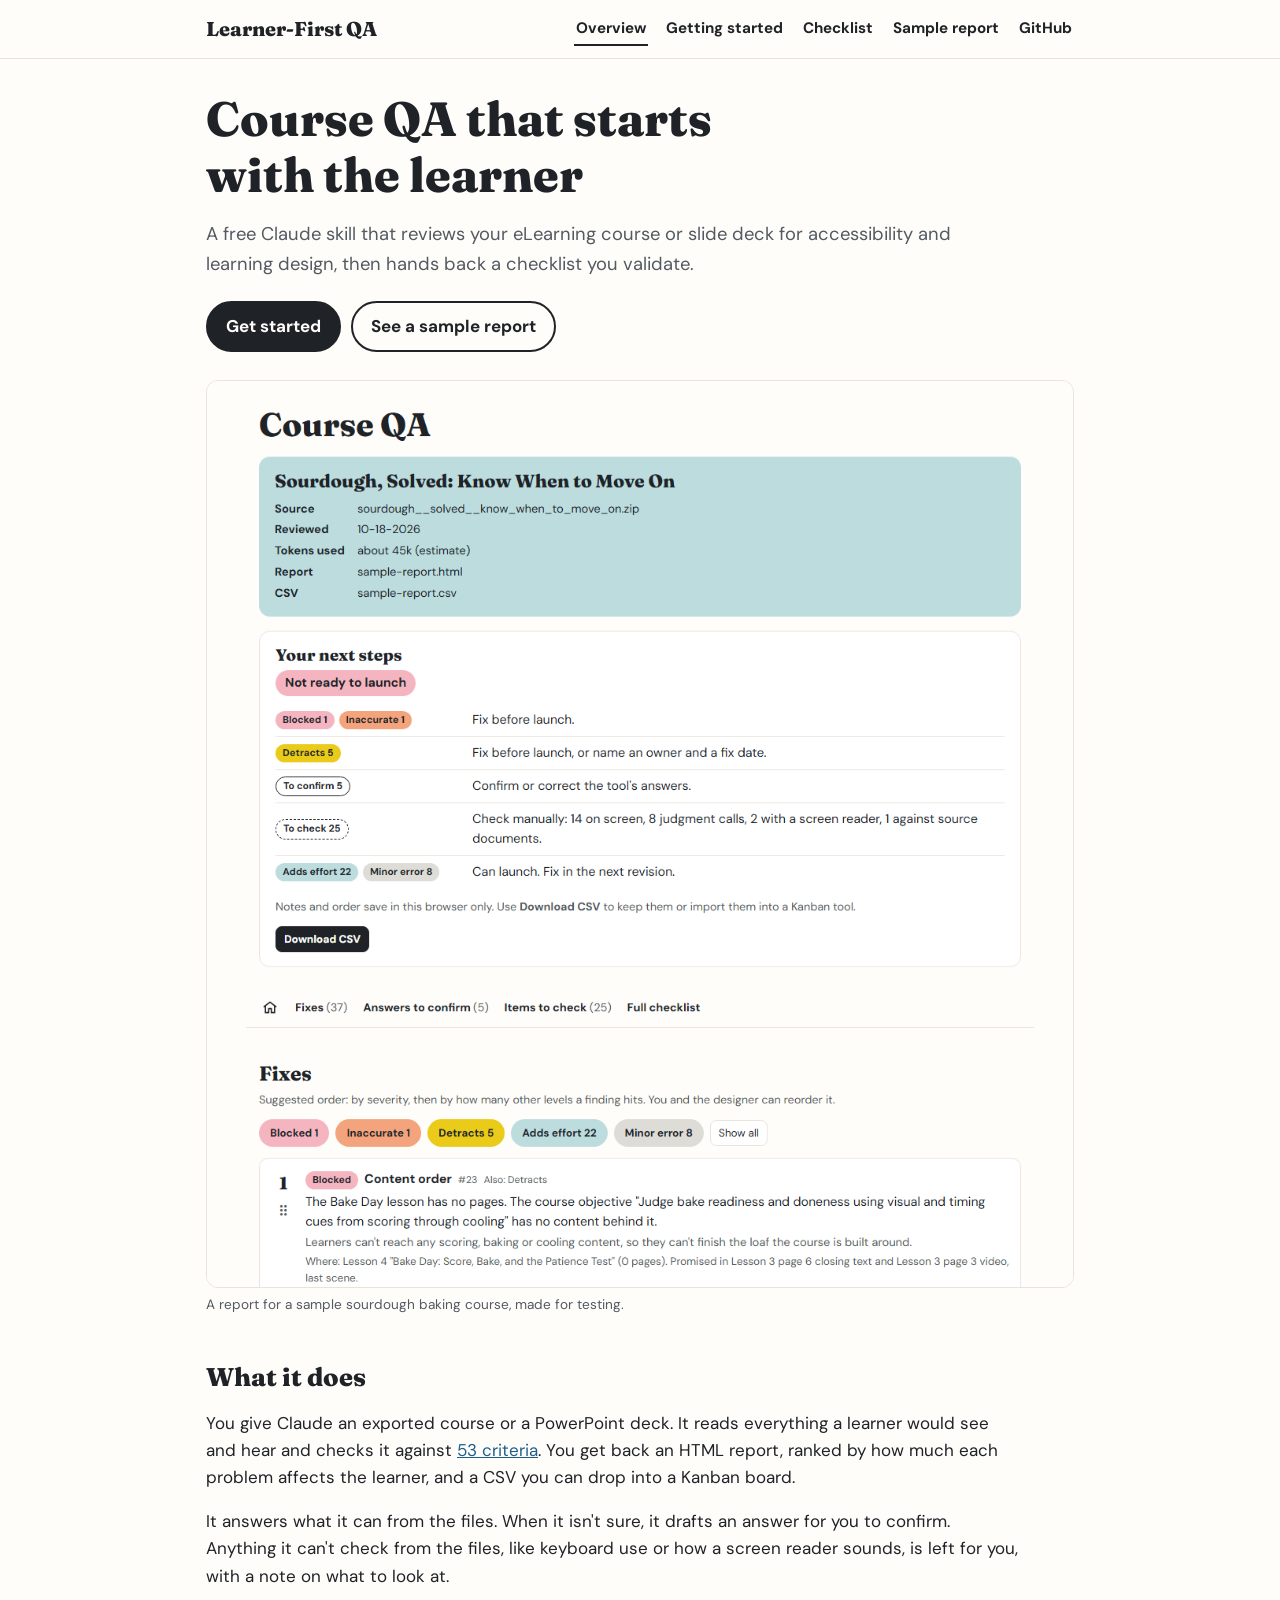
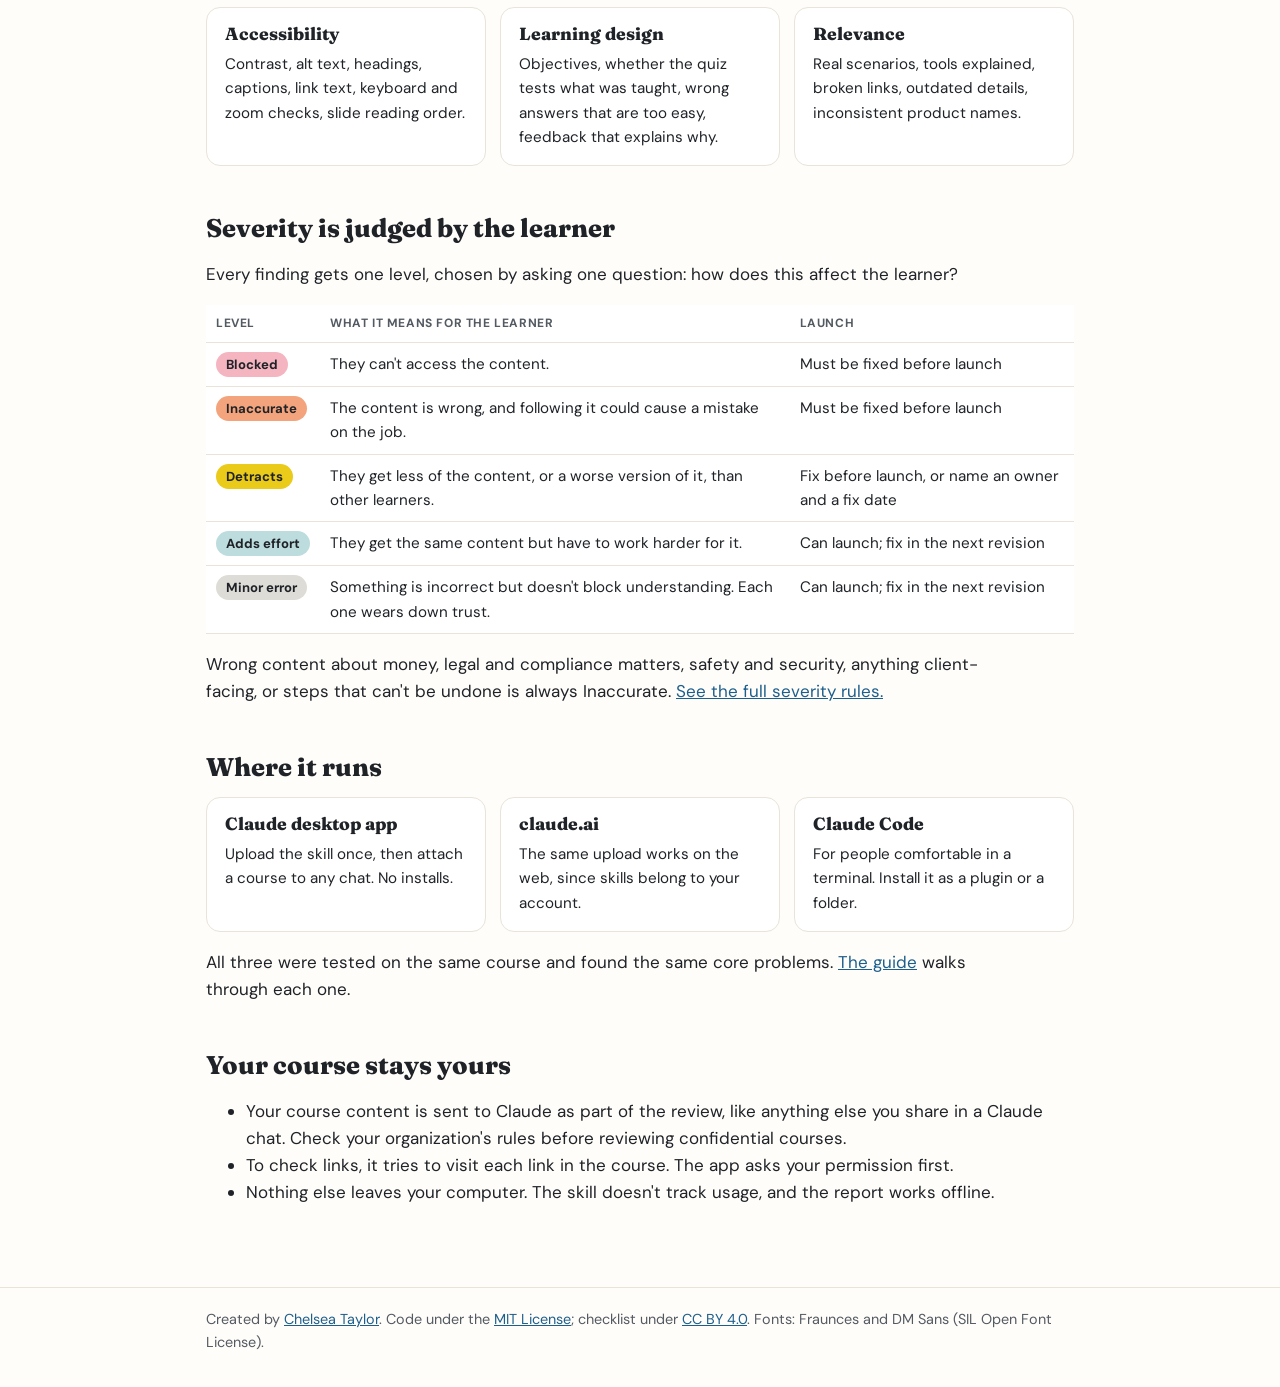
<file: docs/index.html>
<!doctype html>
<html lang="en">
<head>
<meta charset="utf-8">
<meta name="viewport" content="width=device-width, initial-scale=1, viewport-fit=cover">
<title>Learner-First QA</title>
<meta name="description" content="A free Claude skill that reviews an eLearning course or slide deck for accessibility and learning design, and hands back a checklist you validate.">
<meta property="og:type" content="website">
<meta property="og:url" content="https://chickadee368.github.io/learner-first-qa/">
<meta property="og:title" content="Learner-First QA">
<meta property="og:description" content="A free Claude skill that reviews an eLearning course or slide deck for accessibility and learning design, and hands back a checklist you validate.">
<meta property="og:image" content="https://chickadee368.github.io/learner-first-qa/images/social-preview.png">
<meta property="og:image:width" content="1200">
<meta property="og:image:height" content="628">
<meta property="og:image:alt" content="The top of a Course QA report: a Not ready to launch label and colored severity levels, each with what to do.">
<meta name="twitter:card" content="summary_large_image">
<link rel="stylesheet" href="site.css">
</head>
<body>
<a class="skip" href="#main">Skip to content</a>
<header class="site"><div class="inner">
  <a class="brand" href="index.html">Learner-First QA</a>
  <nav class="site" aria-label="Site">
    <a href="index.html" aria-current="page">Overview</a>
    <a href="guide.html">Getting started</a>
    <a href="checklist.html">Checklist</a>
    <a href="sample-report.html">Sample report</a>
    <a href="https://github.com/chickadee368/learner-first-qa">GitHub</a>
  </nav>
</div></header>

<main id="main">
  <h1>Course QA that starts with the learner</h1>
  <p class="lede">A free Claude skill that reviews your eLearning course or slide deck for accessibility and learning
  design, then hands back a checklist you validate.</p>
  <div class="actions">
    <a class="btn primary" href="guide.html">Get started</a>
    <a class="btn" href="sample-report.html">See a sample report</a>
  </div>

  <figure>
    <img src="images/report-top.png" width="1100" height="1150" alt="The top of a Course QA report: the course name and run details, then Your next steps with a launch call and colored severity pills">
    <figcaption>A report for a sample sourdough baking course, made for testing.</figcaption>
  </figure>

  <h2>What it does</h2>
  <p>You give Claude an exported course or a PowerPoint deck. It reads everything a learner would see and hear and
  checks it against <a href="checklist.html">53 criteria</a>. You get back an HTML report, ranked by how much each problem affects the learner,
  and a CSV you can drop into a Kanban board.</p>
  <p>It answers what it can from the files. When it isn't sure, it drafts an answer for you to confirm. Anything it
  can't check from the files, like keyboard use or how a screen reader sounds, is left for you, with a note on what
  to look at.</p>

  <div class="cards">
    <div class="card"><h3>Accessibility</h3><p>Contrast, alt text, headings, captions, link text, keyboard and zoom checks, slide reading order.</p></div>
    <div class="card"><h3>Learning design</h3><p>Objectives, whether the quiz tests what was taught, wrong answers that are too easy, feedback that explains why.</p></div>
    <div class="card"><h3>Relevance</h3><p>Real scenarios, tools explained, broken links, outdated details, inconsistent product names.</p></div>
  </div>

  <h2>Severity is judged by the learner</h2>
  <p>Every finding gets one level, chosen by asking one question: how does this affect the learner?</p>
  <div class="wrap"><table>
    <thead><tr><th scope="col">Level</th><th scope="col">What it means for the learner</th><th scope="col">Launch</th></tr></thead>
    <tbody>
      <tr><td><span class="pill blocked">Blocked</span></td><td>They can't access the content.</td><td>Must be fixed before launch</td></tr>
      <tr><td><span class="pill inaccurate">Inaccurate</span></td><td>The content is wrong, and following it could cause a mistake on the job.</td><td>Must be fixed before launch</td></tr>
      <tr><td><span class="pill detracts">Detracts</span></td><td>They get less of the content, or a worse version of it, than other learners.</td><td>Fix before launch, or name an owner and a fix date</td></tr>
      <tr><td><span class="pill effort">Adds effort</span></td><td>They get the same content but have to work harder for it.</td><td>Can launch; fix in the next revision</td></tr>
      <tr><td><span class="pill minor">Minor error</span></td><td>Something is incorrect but doesn't block understanding. Each one wears down trust.</td><td>Can launch; fix in the next revision</td></tr>
    </tbody>
  </table></div>
  <p>Wrong content about money, legal and compliance matters, safety and security, anything client-facing, or steps
  that can't be undone is always Inaccurate. <a href="checklist.html#severity-levels">See the full severity rules.</a></p>

  <h2>Where it runs</h2>
  <div class="cards">
    <div class="card"><h3>Claude desktop app</h3><p>Upload the skill once, then attach a course to any chat. No installs.</p></div>
    <div class="card"><h3>claude.ai</h3><p>The same upload works on the web, since skills belong to your account.</p></div>
    <div class="card"><h3>Claude Code</h3><p>For people comfortable in a terminal. Install it as a plugin or a folder.</p></div>
  </div>
  <p>All three were tested on the same course and found the same core problems. <a href="guide.html">The guide</a>
  walks through each one.</p>

  <h2>Your course stays yours</h2>
  <ul>
    <li>Your course content is sent to Claude as part of the review, like anything else you share in a Claude chat. Check your organization's rules before reviewing confidential courses.</li>
    <li>To check links, it tries to visit each link in the course. The app asks your permission first.</li>
    <li>Nothing else leaves your computer. The skill doesn't track usage, and the report works offline.</li>
  </ul>
</main>

<footer><div class="inner">
  Created by <a href="https://www.linkedin.com/in/chelseataylor">Chelsea Taylor</a>. Code under the
  <a href="https://github.com/chickadee368/learner-first-qa/blob/main/LICENSE">MIT License</a>; checklist under
  <a href="https://github.com/chickadee368/learner-first-qa/blob/main/LICENSE-CONTENT">CC BY 4.0</a>.
  Fonts: Fraunces and DM Sans (SIL Open Font License).
</div></footer>
</body>
</html>
</file>
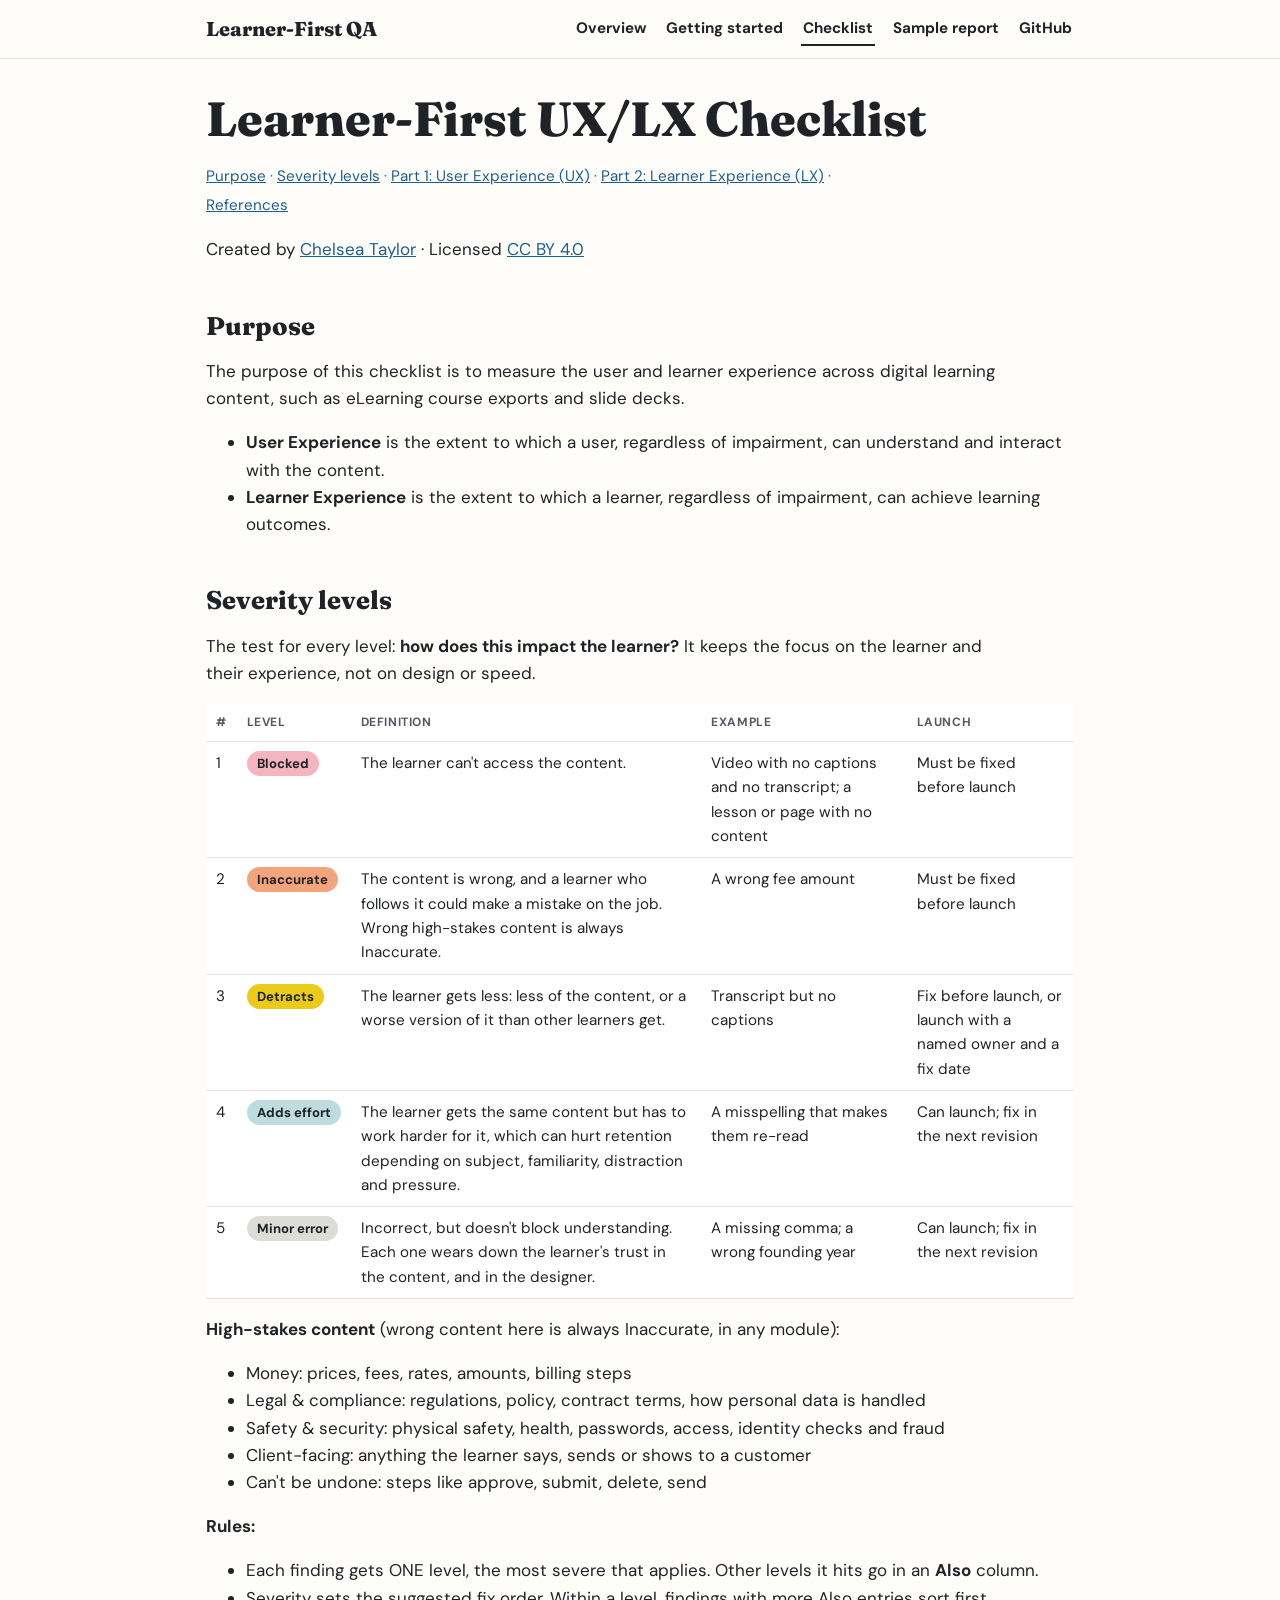
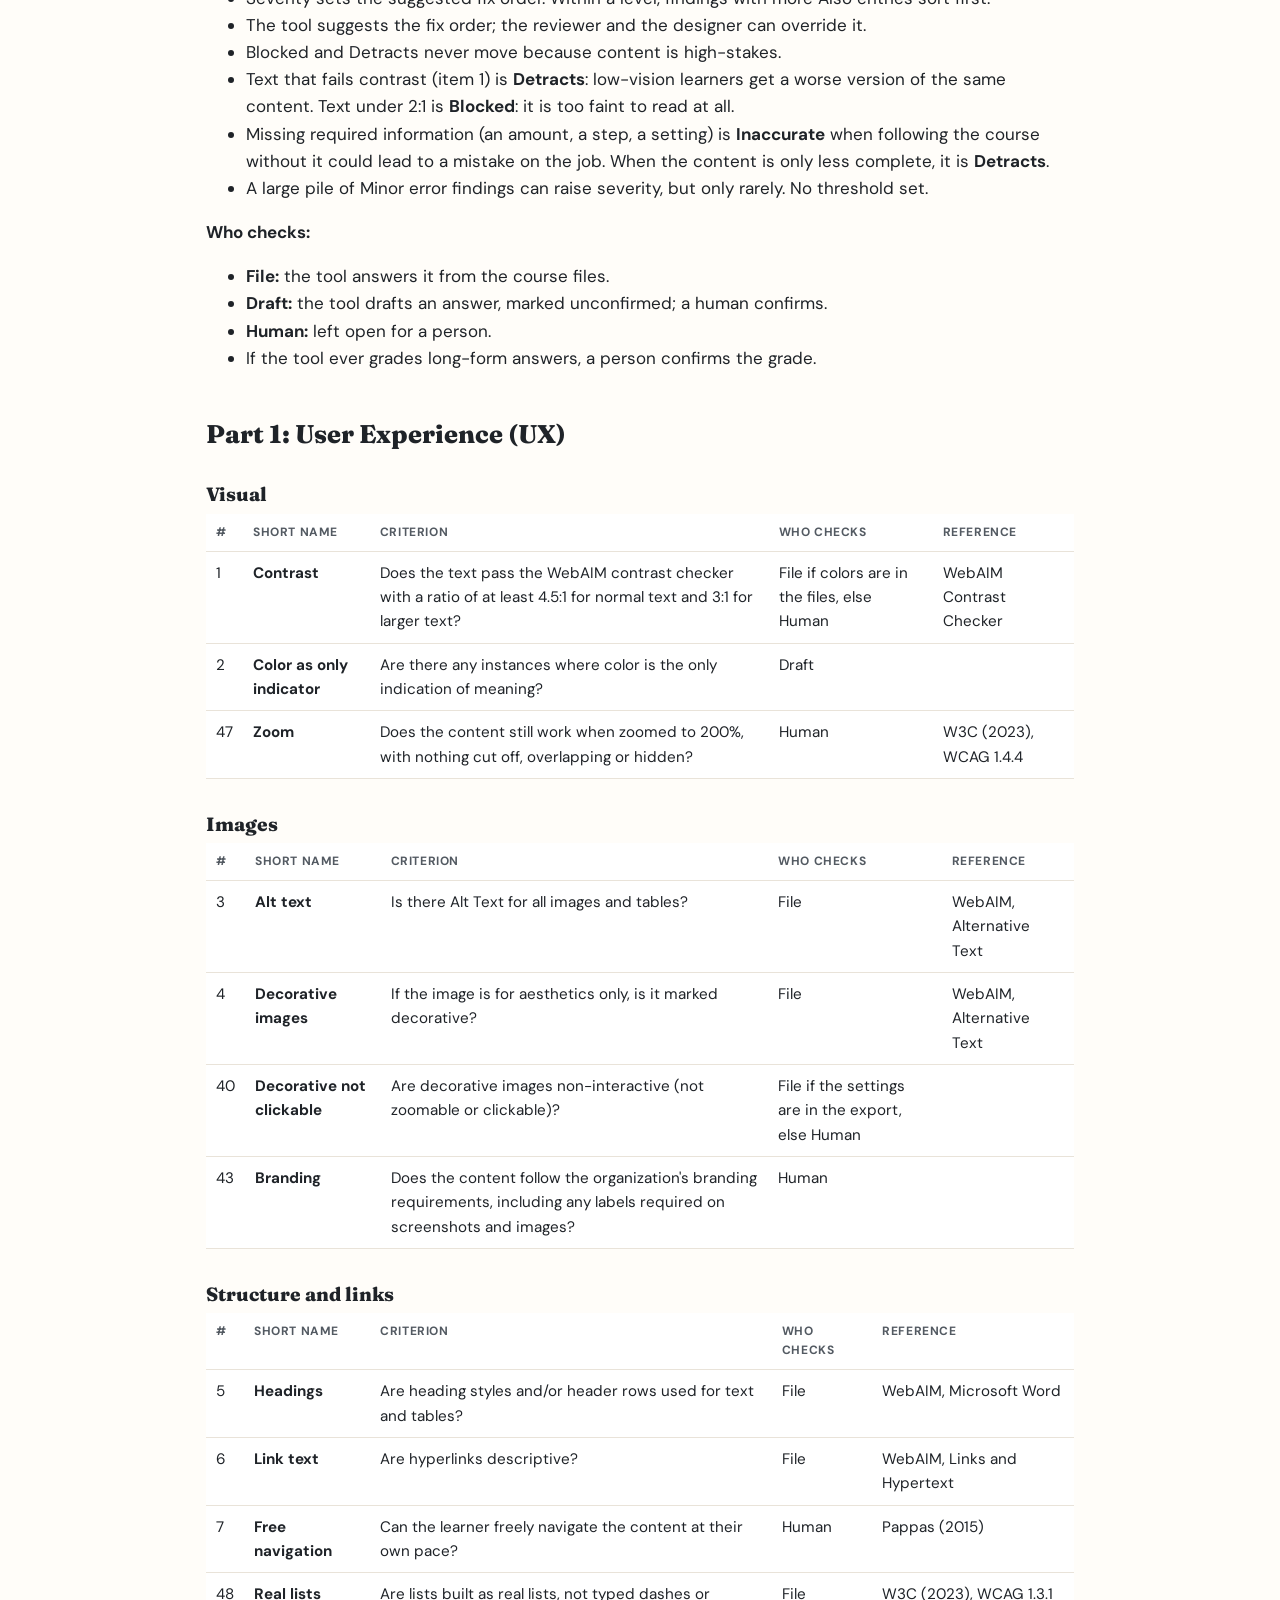
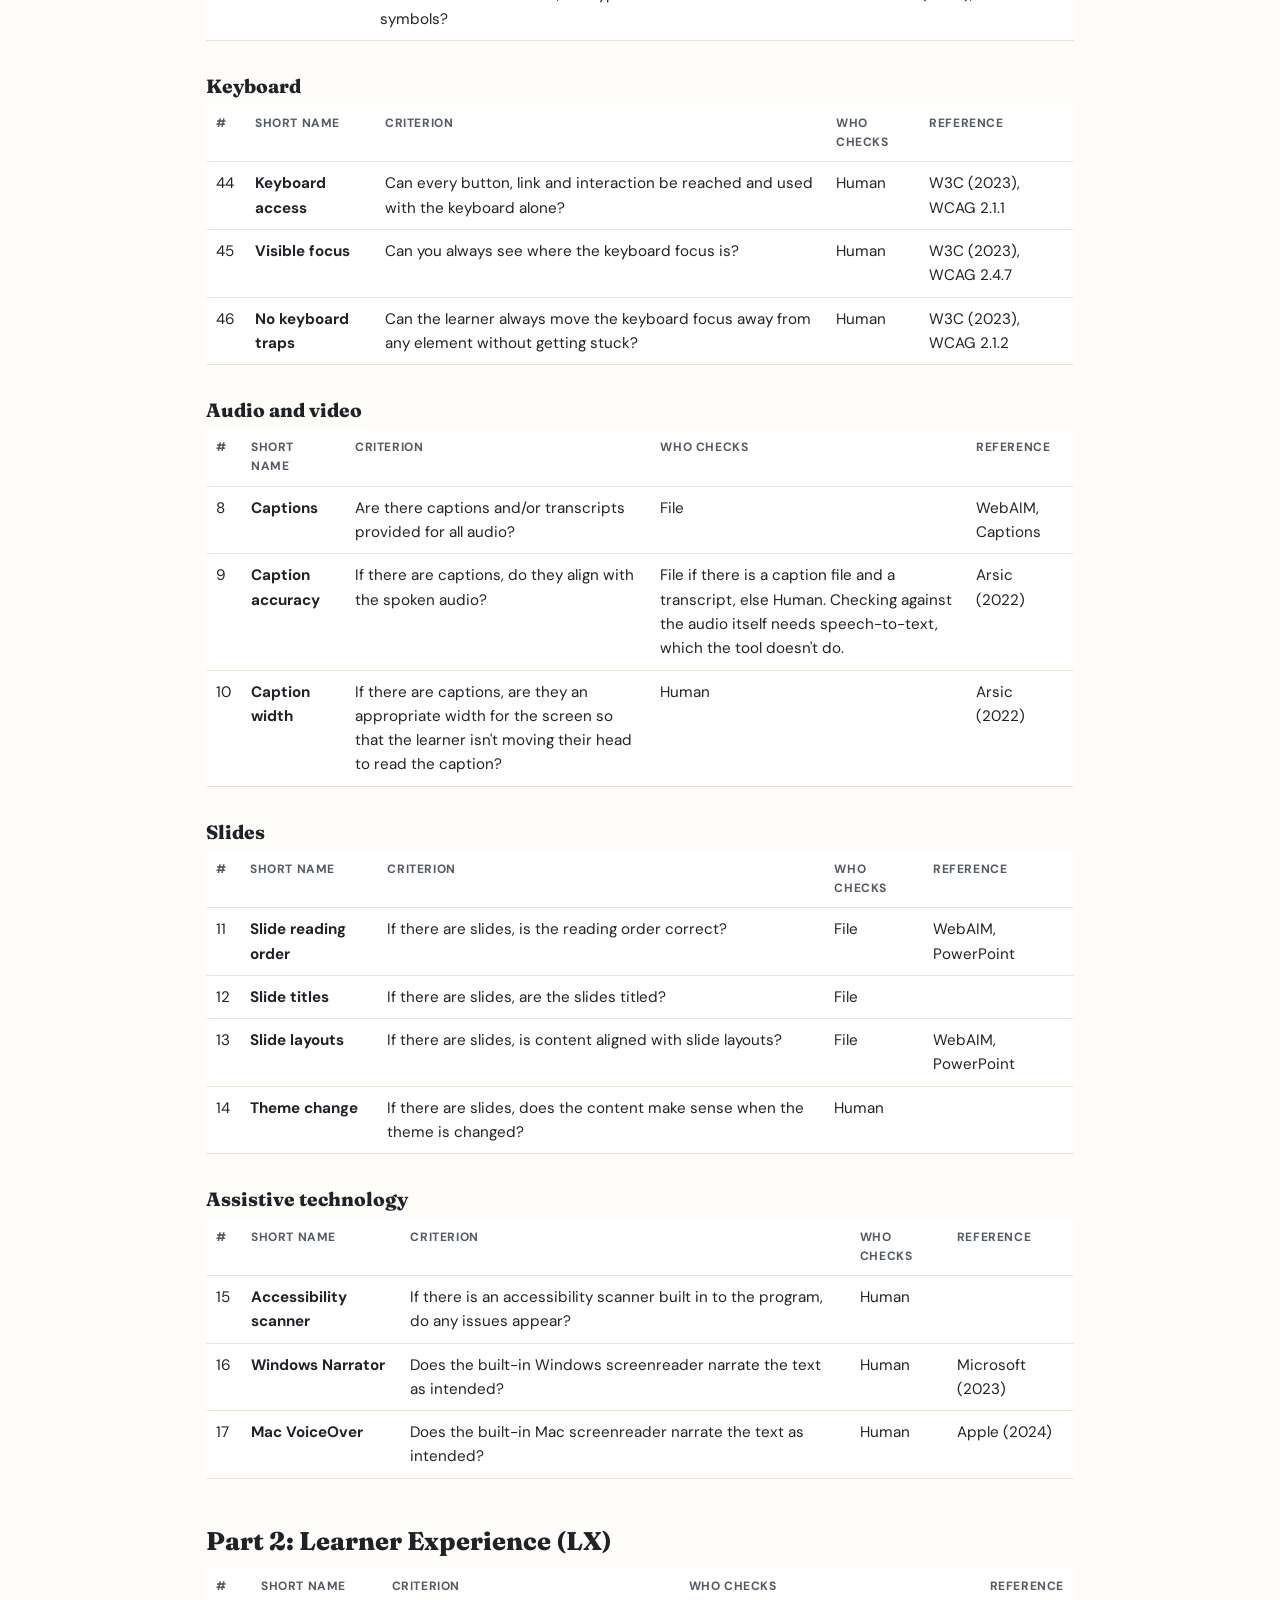
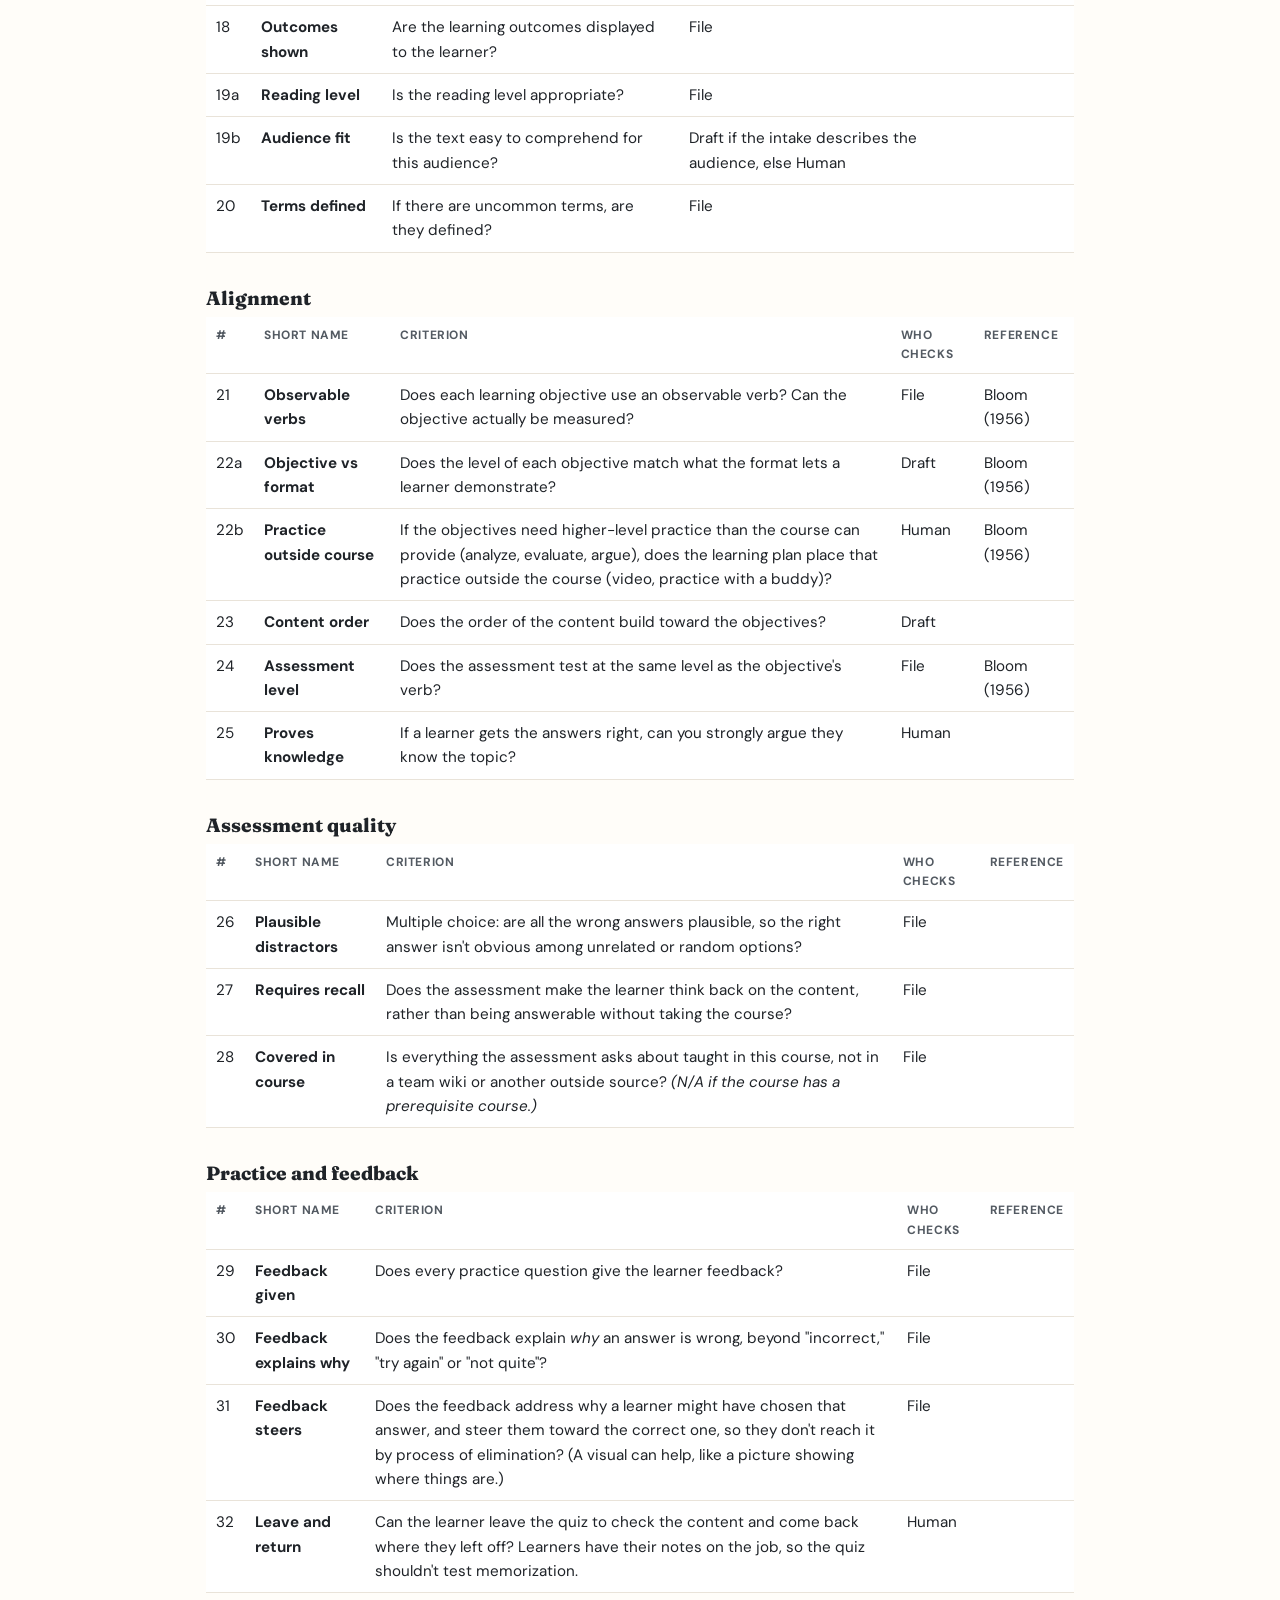
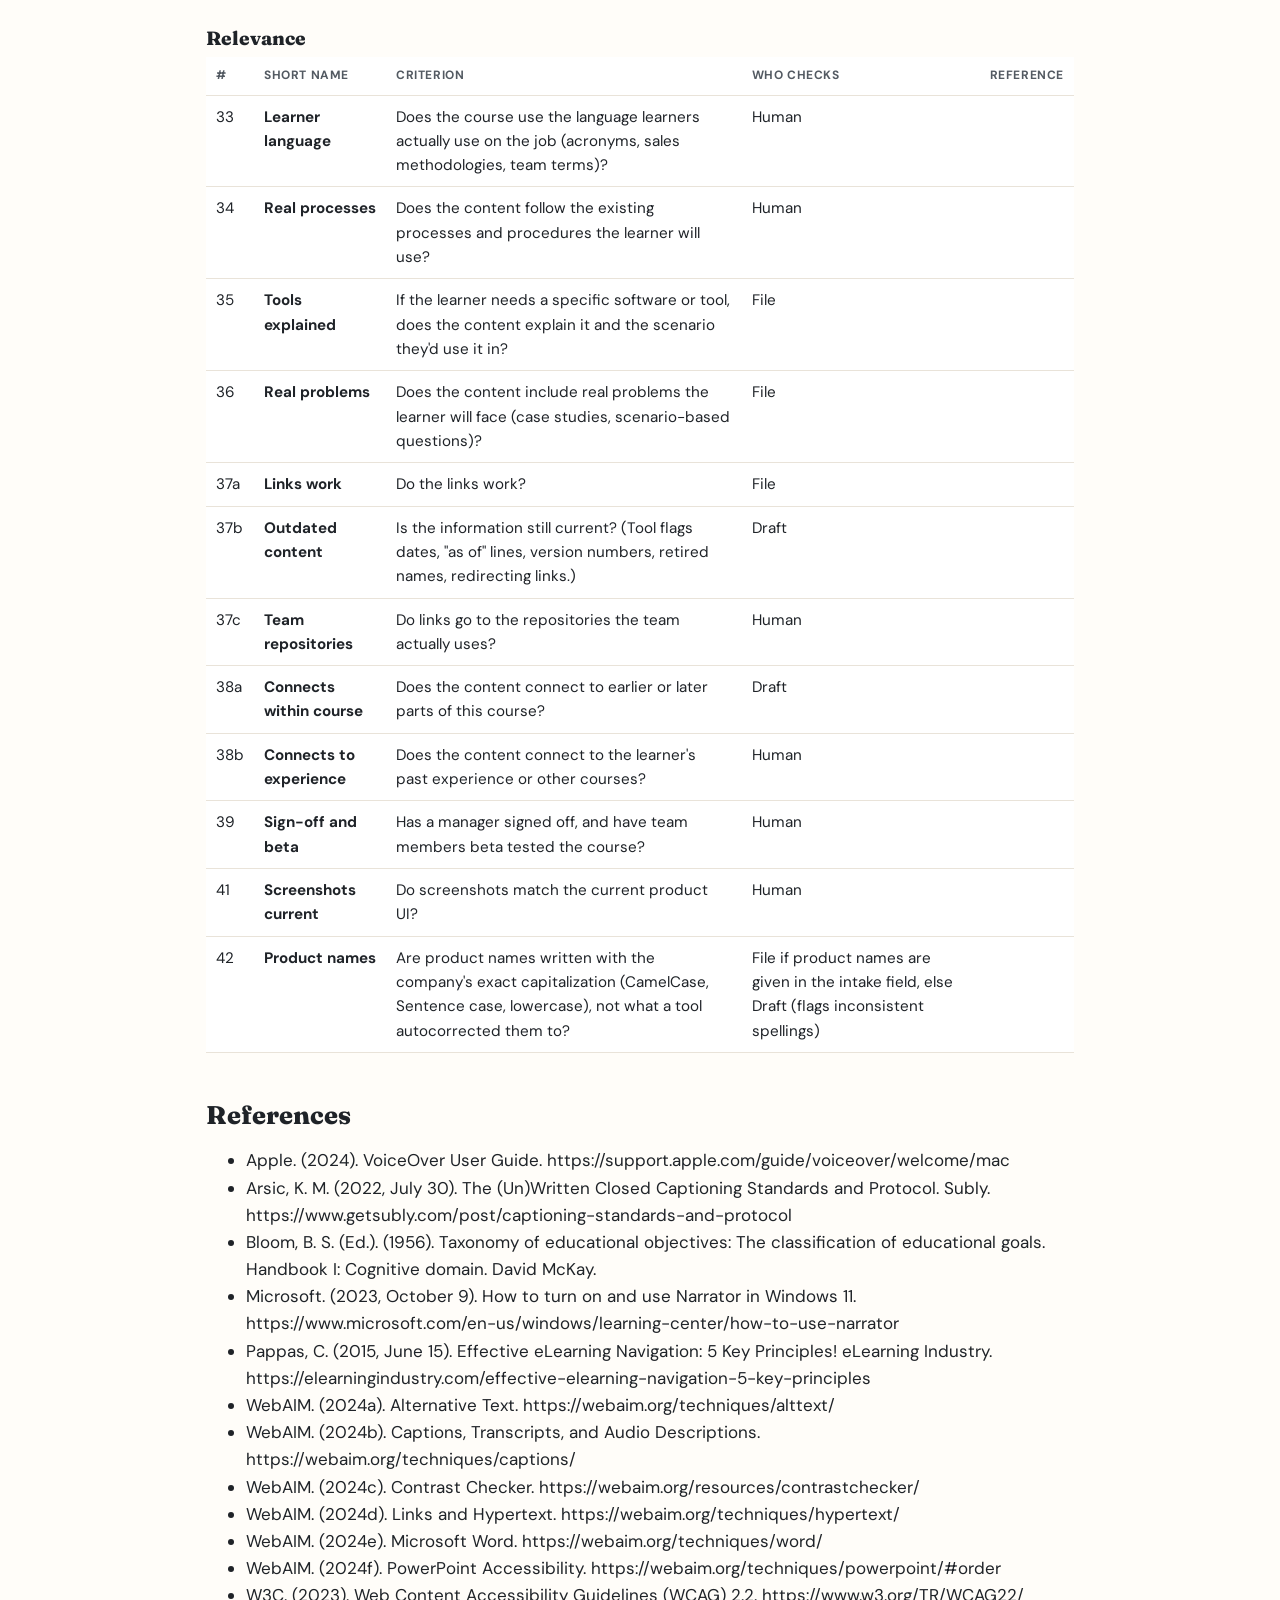
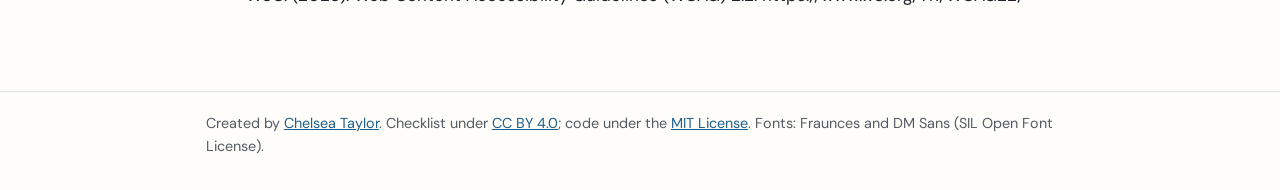
<file: docs/checklist.html>
<!doctype html>
<html lang="en">
<head>
<meta charset="utf-8">
<meta name="viewport" content="width=device-width, initial-scale=1, viewport-fit=cover">
<title>Learner-First UX/LX Checklist</title>
<meta name="description" content="The full Learner-First UX/LX Checklist: severity levels, rules, and every criterion with who checks it.">
<link rel="stylesheet" href="site.css">
</head>
<body>
<!-- Generated from checklist.md by tools/build-checklist-page.js. Edit checklist.md, then run the script. -->
<a class="skip" href="#main">Skip to content</a>
<header class="site"><div class="inner">
  <a class="brand" href="index.html">Learner-First QA</a>
  <nav class="site" aria-label="Site">
    <a href="index.html">Overview</a>
    <a href="guide.html">Getting started</a>
    <a href="checklist.html" aria-current="page">Checklist</a>
    <a href="sample-report.html">Sample report</a>
    <a href="https://github.com/chickadee368/learner-first-qa">GitHub</a>
  </nav>
</div></header>
<main id="main" class="checklist">
<h1>Learner-First UX/LX Checklist</h1>
<p class="toc"><a href="#purpose">Purpose</a> · <a href="#severity-levels">Severity levels</a> · <a href="#part-1-user-experience-ux">Part 1: User Experience (UX)</a> · <a href="#part-2-learner-experience-lx">Part 2: Learner Experience (LX)</a> · <a href="#references">References</a></p>
<p>Created by <a href="https://www.linkedin.com/in/chelseataylor">Chelsea Taylor</a> · Licensed <a href="https://creativecommons.org/licenses/by/4.0/">CC BY 4.0</a></p>
<h2 id="purpose">Purpose</h2>
<p>The purpose of this checklist is to measure the user and learner experience across digital learning content, such as eLearning course exports and slide decks.</p>
<ul><li><strong>User Experience</strong> is the extent to which a user, regardless of impairment, can understand and interact with the content.</li><li><strong>Learner Experience</strong> is the extent to which a learner, regardless of impairment, can achieve learning outcomes.</li></ul>
<h2 id="severity-levels">Severity levels</h2>
<p>The test for every level: <strong>how does this impact the learner?</strong> It keeps the focus on the learner and their experience, not on design or speed.</p>
<div class="wrap"><table><thead><tr><th scope="col">#</th><th scope="col">Level</th><th scope="col">Definition</th><th scope="col">Example</th><th scope="col">Launch</th></tr></thead><tbody>
<tr><td>1</td><td><span class="pill blocked">Blocked</span></td><td>The learner can't access the content.</td><td>Video with no captions and no transcript; a lesson or page with no content</td><td>Must be fixed before launch</td></tr>
<tr><td>2</td><td><span class="pill inaccurate">Inaccurate</span></td><td>The content is wrong, and a learner who follows it could make a mistake on the job. Wrong high-stakes content is always Inaccurate.</td><td>A wrong fee amount</td><td>Must be fixed before launch</td></tr>
<tr><td>3</td><td><span class="pill detracts">Detracts</span></td><td>The learner gets less: less of the content, or a worse version of it than other learners get.</td><td>Transcript but no captions</td><td>Fix before launch, or launch with a named owner and a fix date</td></tr>
<tr><td>4</td><td><span class="pill effort">Adds effort</span></td><td>The learner gets the same content but has to work harder for it, which can hurt retention depending on subject, familiarity, distraction and pressure.</td><td>A misspelling that makes them re-read</td><td>Can launch; fix in the next revision</td></tr>
<tr><td>5</td><td><span class="pill minor">Minor error</span></td><td>Incorrect, but doesn't block understanding. Each one wears down the learner's trust in the content, and in the designer.</td><td>A missing comma; a wrong founding year</td><td>Can launch; fix in the next revision</td></tr>
</tbody></table></div>
<p><strong>High-stakes content</strong> (wrong content here is always Inaccurate, in any module):</p>
<ul><li>Money: prices, fees, rates, amounts, billing steps</li><li>Legal &amp; compliance: regulations, policy, contract terms, how personal data is handled</li><li>Safety &amp; security: physical safety, health, passwords, access, identity checks and fraud</li><li>Client-facing: anything the learner says, sends or shows to a customer</li><li>Can't be undone: steps like approve, submit, delete, send</li></ul>
<p><strong>Rules:</strong></p>
<ul><li>Each finding gets ONE level, the most severe that applies. Other levels it hits go in an <strong>Also</strong> column.</li><li>Severity sets the suggested fix order. Within a level, findings with more Also entries sort first.</li><li>The tool suggests the fix order; the reviewer and the designer can override it.</li><li>Blocked and Detracts never move because content is high-stakes.</li><li>Text that fails contrast (item 1) is <strong>Detracts</strong>: low-vision learners get a worse version of the same content. Text under 2:1 is <strong>Blocked</strong>: it is too faint to read at all.</li><li>Missing required information (an amount, a step, a setting) is <strong>Inaccurate</strong> when following the course without it could lead to a mistake on the job. When the content is only less complete, it is <strong>Detracts</strong>.</li><li>A large pile of Minor error findings can raise severity, but only rarely. No threshold set.</li></ul>
<p><strong>Who checks:</strong></p>
<ul><li><strong>File:</strong> the tool answers it from the course files.</li><li><strong>Draft:</strong> the tool drafts an answer, marked unconfirmed; a human confirms.</li><li><strong>Human:</strong> left open for a person.</li><li>If the tool ever grades long-form answers, a person confirms the grade.</li></ul>
<h2 id="part-1-user-experience-ux">Part 1: User Experience (UX)</h2>
<h3 id="visual">Visual</h3>
<div class="wrap"><table><thead><tr><th scope="col">#</th><th scope="col">Short name</th><th scope="col">Criterion</th><th scope="col">Who checks</th><th scope="col">Reference</th></tr></thead><tbody>
<tr id="item-1"><td>1</td><td><strong>Contrast</strong></td><td>Does the text pass the WebAIM contrast checker with a ratio of at least 4.5:1 for normal text and 3:1 for larger text?</td><td>File if colors are in the files, else Human</td><td>WebAIM Contrast Checker</td></tr>
<tr id="item-2"><td>2</td><td><strong>Color as only indicator</strong></td><td>Are there any instances where color is the only indication of meaning?</td><td>Draft</td><td></td></tr>
<tr id="item-47"><td>47</td><td><strong>Zoom</strong></td><td>Does the content still work when zoomed to 200%, with nothing cut off, overlapping or hidden?</td><td>Human</td><td>W3C (2023), WCAG 1.4.4</td></tr>
</tbody></table></div>
<h3 id="images">Images</h3>
<div class="wrap"><table><thead><tr><th scope="col">#</th><th scope="col">Short name</th><th scope="col">Criterion</th><th scope="col">Who checks</th><th scope="col">Reference</th></tr></thead><tbody>
<tr id="item-3"><td>3</td><td><strong>Alt text</strong></td><td>Is there Alt Text for all images and tables?</td><td>File</td><td>WebAIM, Alternative Text</td></tr>
<tr id="item-4"><td>4</td><td><strong>Decorative images</strong></td><td>If the image is for aesthetics only, is it marked decorative?</td><td>File</td><td>WebAIM, Alternative Text</td></tr>
<tr id="item-40"><td>40</td><td><strong>Decorative not clickable</strong></td><td>Are decorative images non-interactive (not zoomable or clickable)?</td><td>File if the settings are in the export, else Human</td><td></td></tr>
<tr id="item-43"><td>43</td><td><strong>Branding</strong></td><td>Does the content follow the organization's branding requirements, including any labels required on screenshots and images?</td><td>Human</td><td></td></tr>
</tbody></table></div>
<h3 id="structure-and-links">Structure and links</h3>
<div class="wrap"><table><thead><tr><th scope="col">#</th><th scope="col">Short name</th><th scope="col">Criterion</th><th scope="col">Who checks</th><th scope="col">Reference</th></tr></thead><tbody>
<tr id="item-5"><td>5</td><td><strong>Headings</strong></td><td>Are heading styles and/or header rows used for text and tables?</td><td>File</td><td>WebAIM, Microsoft Word</td></tr>
<tr id="item-6"><td>6</td><td><strong>Link text</strong></td><td>Are hyperlinks descriptive?</td><td>File</td><td>WebAIM, Links and Hypertext</td></tr>
<tr id="item-7"><td>7</td><td><strong>Free navigation</strong></td><td>Can the learner freely navigate the content at their own pace?</td><td>Human</td><td>Pappas (2015)</td></tr>
<tr id="item-48"><td>48</td><td><strong>Real lists</strong></td><td>Are lists built as real lists, not typed dashes or symbols?</td><td>File</td><td>W3C (2023), WCAG 1.3.1</td></tr>
</tbody></table></div>
<h3 id="keyboard">Keyboard</h3>
<div class="wrap"><table><thead><tr><th scope="col">#</th><th scope="col">Short name</th><th scope="col">Criterion</th><th scope="col">Who checks</th><th scope="col">Reference</th></tr></thead><tbody>
<tr id="item-44"><td>44</td><td><strong>Keyboard access</strong></td><td>Can every button, link and interaction be reached and used with the keyboard alone?</td><td>Human</td><td>W3C (2023), WCAG 2.1.1</td></tr>
<tr id="item-45"><td>45</td><td><strong>Visible focus</strong></td><td>Can you always see where the keyboard focus is?</td><td>Human</td><td>W3C (2023), WCAG 2.4.7</td></tr>
<tr id="item-46"><td>46</td><td><strong>No keyboard traps</strong></td><td>Can the learner always move the keyboard focus away from any element without getting stuck?</td><td>Human</td><td>W3C (2023), WCAG 2.1.2</td></tr>
</tbody></table></div>
<h3 id="audio-and-video">Audio and video</h3>
<div class="wrap"><table><thead><tr><th scope="col">#</th><th scope="col">Short name</th><th scope="col">Criterion</th><th scope="col">Who checks</th><th scope="col">Reference</th></tr></thead><tbody>
<tr id="item-8"><td>8</td><td><strong>Captions</strong></td><td>Are there captions and/or transcripts provided for all audio?</td><td>File</td><td>WebAIM, Captions</td></tr>
<tr id="item-9"><td>9</td><td><strong>Caption accuracy</strong></td><td>If there are captions, do they align with the spoken audio?</td><td>File if there is a caption file and a transcript, else Human. Checking against the audio itself needs speech-to-text, which the tool doesn't do.</td><td>Arsic (2022)</td></tr>
<tr id="item-10"><td>10</td><td><strong>Caption width</strong></td><td>If there are captions, are they an appropriate width for the screen so that the learner isn't moving their head to read the caption?</td><td>Human</td><td>Arsic (2022)</td></tr>
</tbody></table></div>
<h3 id="slides">Slides</h3>
<div class="wrap"><table><thead><tr><th scope="col">#</th><th scope="col">Short name</th><th scope="col">Criterion</th><th scope="col">Who checks</th><th scope="col">Reference</th></tr></thead><tbody>
<tr id="item-11"><td>11</td><td><strong>Slide reading order</strong></td><td>If there are slides, is the reading order correct?</td><td>File</td><td>WebAIM, PowerPoint</td></tr>
<tr id="item-12"><td>12</td><td><strong>Slide titles</strong></td><td>If there are slides, are the slides titled?</td><td>File</td><td></td></tr>
<tr id="item-13"><td>13</td><td><strong>Slide layouts</strong></td><td>If there are slides, is content aligned with slide layouts?</td><td>File</td><td>WebAIM, PowerPoint</td></tr>
<tr id="item-14"><td>14</td><td><strong>Theme change</strong></td><td>If there are slides, does the content make sense when the theme is changed?</td><td>Human</td><td></td></tr>
</tbody></table></div>
<h3 id="assistive-technology">Assistive technology</h3>
<div class="wrap"><table><thead><tr><th scope="col">#</th><th scope="col">Short name</th><th scope="col">Criterion</th><th scope="col">Who checks</th><th scope="col">Reference</th></tr></thead><tbody>
<tr id="item-15"><td>15</td><td><strong>Accessibility scanner</strong></td><td>If there is an accessibility scanner built in to the program, do any issues appear?</td><td>Human</td><td></td></tr>
<tr id="item-16"><td>16</td><td><strong>Windows Narrator</strong></td><td>Does the built-in Windows screenreader narrate the text as intended?</td><td>Human</td><td>Microsoft (2023)</td></tr>
<tr id="item-17"><td>17</td><td><strong>Mac VoiceOver</strong></td><td>Does the built-in Mac screenreader narrate the text as intended?</td><td>Human</td><td>Apple (2024)</td></tr>
</tbody></table></div>
<h2 id="part-2-learner-experience-lx">Part 2: Learner Experience (LX)</h2>
<div class="wrap"><table><thead><tr><th scope="col">#</th><th scope="col">Short name</th><th scope="col">Criterion</th><th scope="col">Who checks</th><th scope="col">Reference</th></tr></thead><tbody>
<tr id="item-18"><td>18</td><td><strong>Outcomes shown</strong></td><td>Are the learning outcomes displayed to the learner?</td><td>File</td><td></td></tr>
<tr id="item-19a"><td>19a</td><td><strong>Reading level</strong></td><td>Is the reading level appropriate?</td><td>File</td><td></td></tr>
<tr id="item-19b"><td>19b</td><td><strong>Audience fit</strong></td><td>Is the text easy to comprehend for this audience?</td><td>Draft if the intake describes the audience, else Human</td><td></td></tr>
<tr id="item-20"><td>20</td><td><strong>Terms defined</strong></td><td>If there are uncommon terms, are they defined?</td><td>File</td><td></td></tr>
</tbody></table></div>
<h3 id="alignment">Alignment</h3>
<div class="wrap"><table><thead><tr><th scope="col">#</th><th scope="col">Short name</th><th scope="col">Criterion</th><th scope="col">Who checks</th><th scope="col">Reference</th></tr></thead><tbody>
<tr id="item-21"><td>21</td><td><strong>Observable verbs</strong></td><td>Does each learning objective use an observable verb? Can the objective actually be measured?</td><td>File</td><td>Bloom (1956)</td></tr>
<tr id="item-22a"><td>22a</td><td><strong>Objective vs format</strong></td><td>Does the level of each objective match what the format lets a learner demonstrate?</td><td>Draft</td><td>Bloom (1956)</td></tr>
<tr id="item-22b"><td>22b</td><td><strong>Practice outside course</strong></td><td>If the objectives need higher-level practice than the course can provide (analyze, evaluate, argue), does the learning plan place that practice outside the course (video, practice with a buddy)?</td><td>Human</td><td>Bloom (1956)</td></tr>
<tr id="item-23"><td>23</td><td><strong>Content order</strong></td><td>Does the order of the content build toward the objectives?</td><td>Draft</td><td></td></tr>
<tr id="item-24"><td>24</td><td><strong>Assessment level</strong></td><td>Does the assessment test at the same level as the objective's verb?</td><td>File</td><td>Bloom (1956)</td></tr>
<tr id="item-25"><td>25</td><td><strong>Proves knowledge</strong></td><td>If a learner gets the answers right, can you strongly argue they know the topic?</td><td>Human</td><td></td></tr>
</tbody></table></div>
<h3 id="assessment-quality">Assessment quality</h3>
<div class="wrap"><table><thead><tr><th scope="col">#</th><th scope="col">Short name</th><th scope="col">Criterion</th><th scope="col">Who checks</th><th scope="col">Reference</th></tr></thead><tbody>
<tr id="item-26"><td>26</td><td><strong>Plausible distractors</strong></td><td>Multiple choice: are all the wrong answers plausible, so the right answer isn't obvious among unrelated or random options?</td><td>File</td><td></td></tr>
<tr id="item-27"><td>27</td><td><strong>Requires recall</strong></td><td>Does the assessment make the learner think back on the content, rather than being answerable without taking the course?</td><td>File</td><td></td></tr>
<tr id="item-28"><td>28</td><td><strong>Covered in course</strong></td><td>Is everything the assessment asks about taught in this course, not in a team wiki or another outside source? <em>(N/A if the course has a prerequisite course.)</em></td><td>File</td><td></td></tr>
</tbody></table></div>
<h3 id="practice-and-feedback">Practice and feedback</h3>
<div class="wrap"><table><thead><tr><th scope="col">#</th><th scope="col">Short name</th><th scope="col">Criterion</th><th scope="col">Who checks</th><th scope="col">Reference</th></tr></thead><tbody>
<tr id="item-29"><td>29</td><td><strong>Feedback given</strong></td><td>Does every practice question give the learner feedback?</td><td>File</td><td></td></tr>
<tr id="item-30"><td>30</td><td><strong>Feedback explains why</strong></td><td>Does the feedback explain <em>why</em> an answer is wrong, beyond "incorrect," "try again" or "not quite"?</td><td>File</td><td></td></tr>
<tr id="item-31"><td>31</td><td><strong>Feedback steers</strong></td><td>Does the feedback address why a learner might have chosen that answer, and steer them toward the correct one, so they don't reach it by process of elimination? (A visual can help, like a picture showing where things are.)</td><td>File</td><td></td></tr>
<tr id="item-32"><td>32</td><td><strong>Leave and return</strong></td><td>Can the learner leave the quiz to check the content and come back where they left off? Learners have their notes on the job, so the quiz shouldn't test memorization.</td><td>Human</td><td></td></tr>
</tbody></table></div>
<h3 id="relevance">Relevance</h3>
<div class="wrap"><table><thead><tr><th scope="col">#</th><th scope="col">Short name</th><th scope="col">Criterion</th><th scope="col">Who checks</th><th scope="col">Reference</th></tr></thead><tbody>
<tr id="item-33"><td>33</td><td><strong>Learner language</strong></td><td>Does the course use the language learners actually use on the job (acronyms, sales methodologies, team terms)?</td><td>Human</td><td></td></tr>
<tr id="item-34"><td>34</td><td><strong>Real processes</strong></td><td>Does the content follow the existing processes and procedures the learner will use?</td><td>Human</td><td></td></tr>
<tr id="item-35"><td>35</td><td><strong>Tools explained</strong></td><td>If the learner needs a specific software or tool, does the content explain it and the scenario they'd use it in?</td><td>File</td><td></td></tr>
<tr id="item-36"><td>36</td><td><strong>Real problems</strong></td><td>Does the content include real problems the learner will face (case studies, scenario-based questions)?</td><td>File</td><td></td></tr>
<tr id="item-37a"><td>37a</td><td><strong>Links work</strong></td><td>Do the links work?</td><td>File</td><td></td></tr>
<tr id="item-37b"><td>37b</td><td><strong>Outdated content</strong></td><td>Is the information still current? (Tool flags dates, "as of" lines, version numbers, retired names, redirecting links.)</td><td>Draft</td><td></td></tr>
<tr id="item-37c"><td>37c</td><td><strong>Team repositories</strong></td><td>Do links go to the repositories the team actually uses?</td><td>Human</td><td></td></tr>
<tr id="item-38a"><td>38a</td><td><strong>Connects within course</strong></td><td>Does the content connect to earlier or later parts of this course?</td><td>Draft</td><td></td></tr>
<tr id="item-38b"><td>38b</td><td><strong>Connects to experience</strong></td><td>Does the content connect to the learner's past experience or other courses?</td><td>Human</td><td></td></tr>
<tr id="item-39"><td>39</td><td><strong>Sign-off and beta</strong></td><td>Has a manager signed off, and have team members beta tested the course?</td><td>Human</td><td></td></tr>
<tr id="item-41"><td>41</td><td><strong>Screenshots current</strong></td><td>Do screenshots match the current product UI?</td><td>Human</td><td></td></tr>
<tr id="item-42"><td>42</td><td><strong>Product names</strong></td><td>Are product names written with the company's exact capitalization (CamelCase, Sentence case, lowercase), not what a tool autocorrected them to?</td><td>File if product names are given in the intake field, else Draft (flags inconsistent spellings)</td><td></td></tr>
</tbody></table></div>
<h2 id="references">References</h2>
<ul><li>Apple. (2024). VoiceOver User Guide. https://support.apple.com/guide/voiceover/welcome/mac</li><li>Arsic, K. M. (2022, July 30). The (Un)Written Closed Captioning Standards and Protocol. Subly. https://www.getsubly.com/post/captioning-standards-and-protocol</li><li>Bloom, B. S. (Ed.). (1956). Taxonomy of educational objectives: The classification of educational goals. Handbook I: Cognitive domain. David McKay.</li><li>Microsoft. (2023, October 9). How to turn on and use Narrator in Windows 11. https://www.microsoft.com/en-us/windows/learning-center/how-to-use-narrator</li><li>Pappas, C. (2015, June 15). Effective eLearning Navigation: 5 Key Principles! eLearning Industry. https://elearningindustry.com/effective-elearning-navigation-5-key-principles</li><li>WebAIM. (2024a). Alternative Text. https://webaim.org/techniques/alttext/</li><li>WebAIM. (2024b). Captions, Transcripts, and Audio Descriptions. https://webaim.org/techniques/captions/</li><li>WebAIM. (2024c). Contrast Checker. https://webaim.org/resources/contrastchecker/</li><li>WebAIM. (2024d). Links and Hypertext. https://webaim.org/techniques/hypertext/</li><li>WebAIM. (2024e). Microsoft Word. https://webaim.org/techniques/word/</li><li>WebAIM. (2024f). PowerPoint Accessibility. https://webaim.org/techniques/powerpoint/#order</li><li>W3C. (2023). Web Content Accessibility Guidelines (WCAG) 2.2. https://www.w3.org/TR/WCAG22/</li></ul>
</main>
<footer><div class="inner">
  Created by <a href="https://www.linkedin.com/in/chelseataylor">Chelsea Taylor</a>. Checklist under
  <a href="https://github.com/chickadee368/learner-first-qa/blob/main/LICENSE-CONTENT">CC BY 4.0</a>; code under the
  <a href="https://github.com/chickadee368/learner-first-qa/blob/main/LICENSE">MIT License</a>.
  Fonts: Fraunces and DM Sans (SIL Open Font License).
</div></footer>
</body>
</html>
</file>
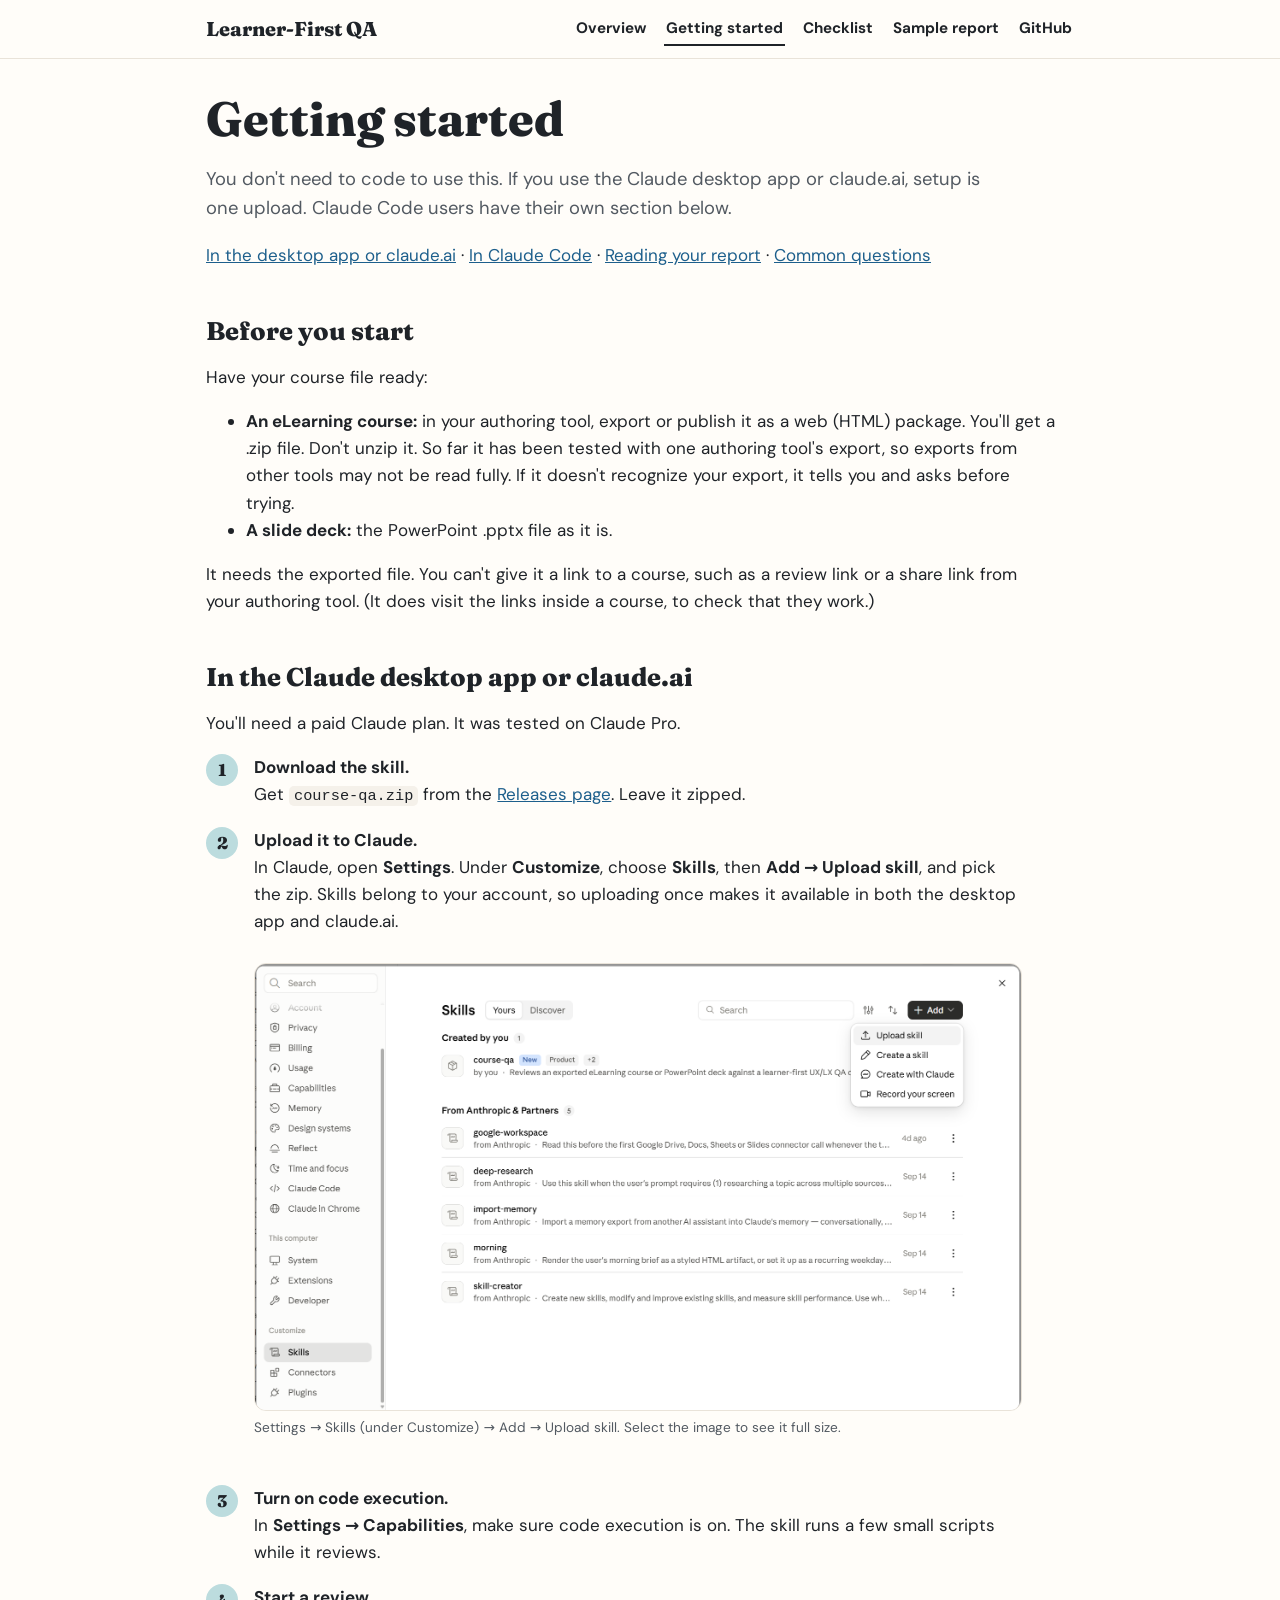
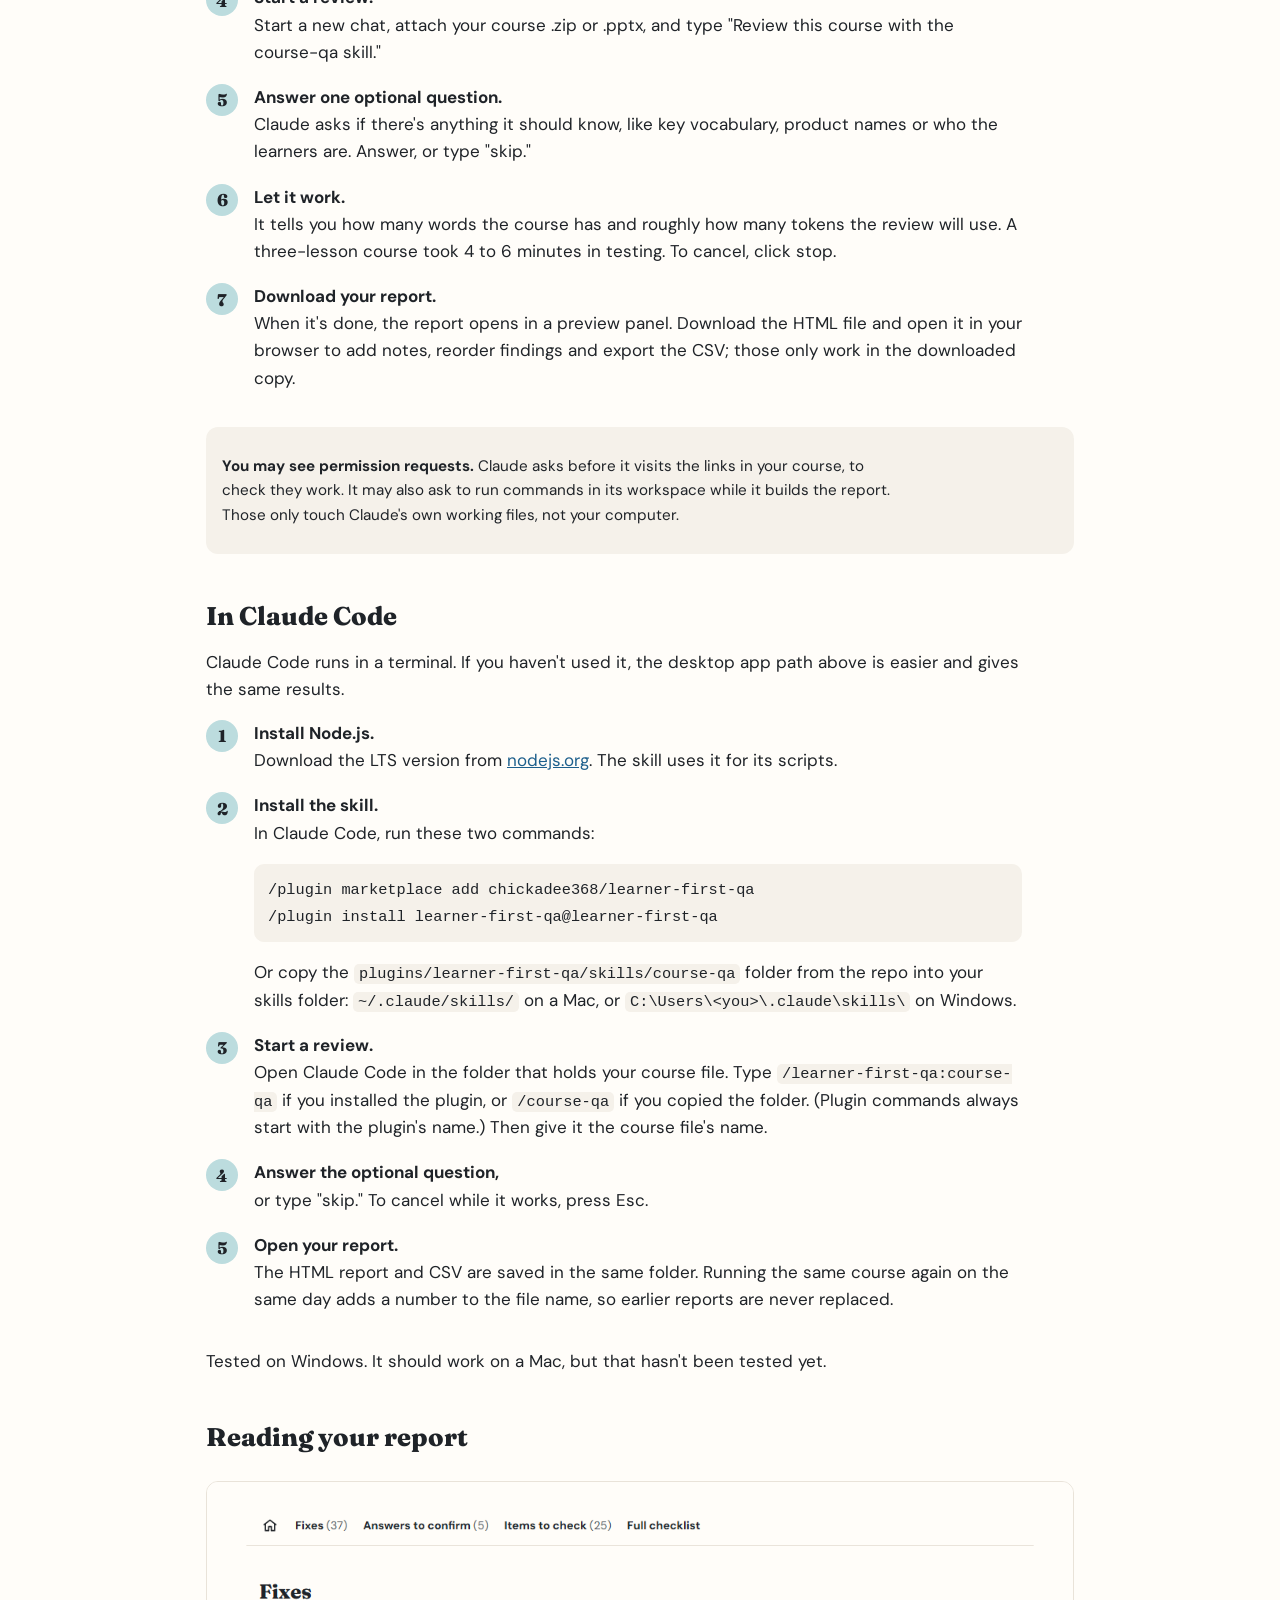
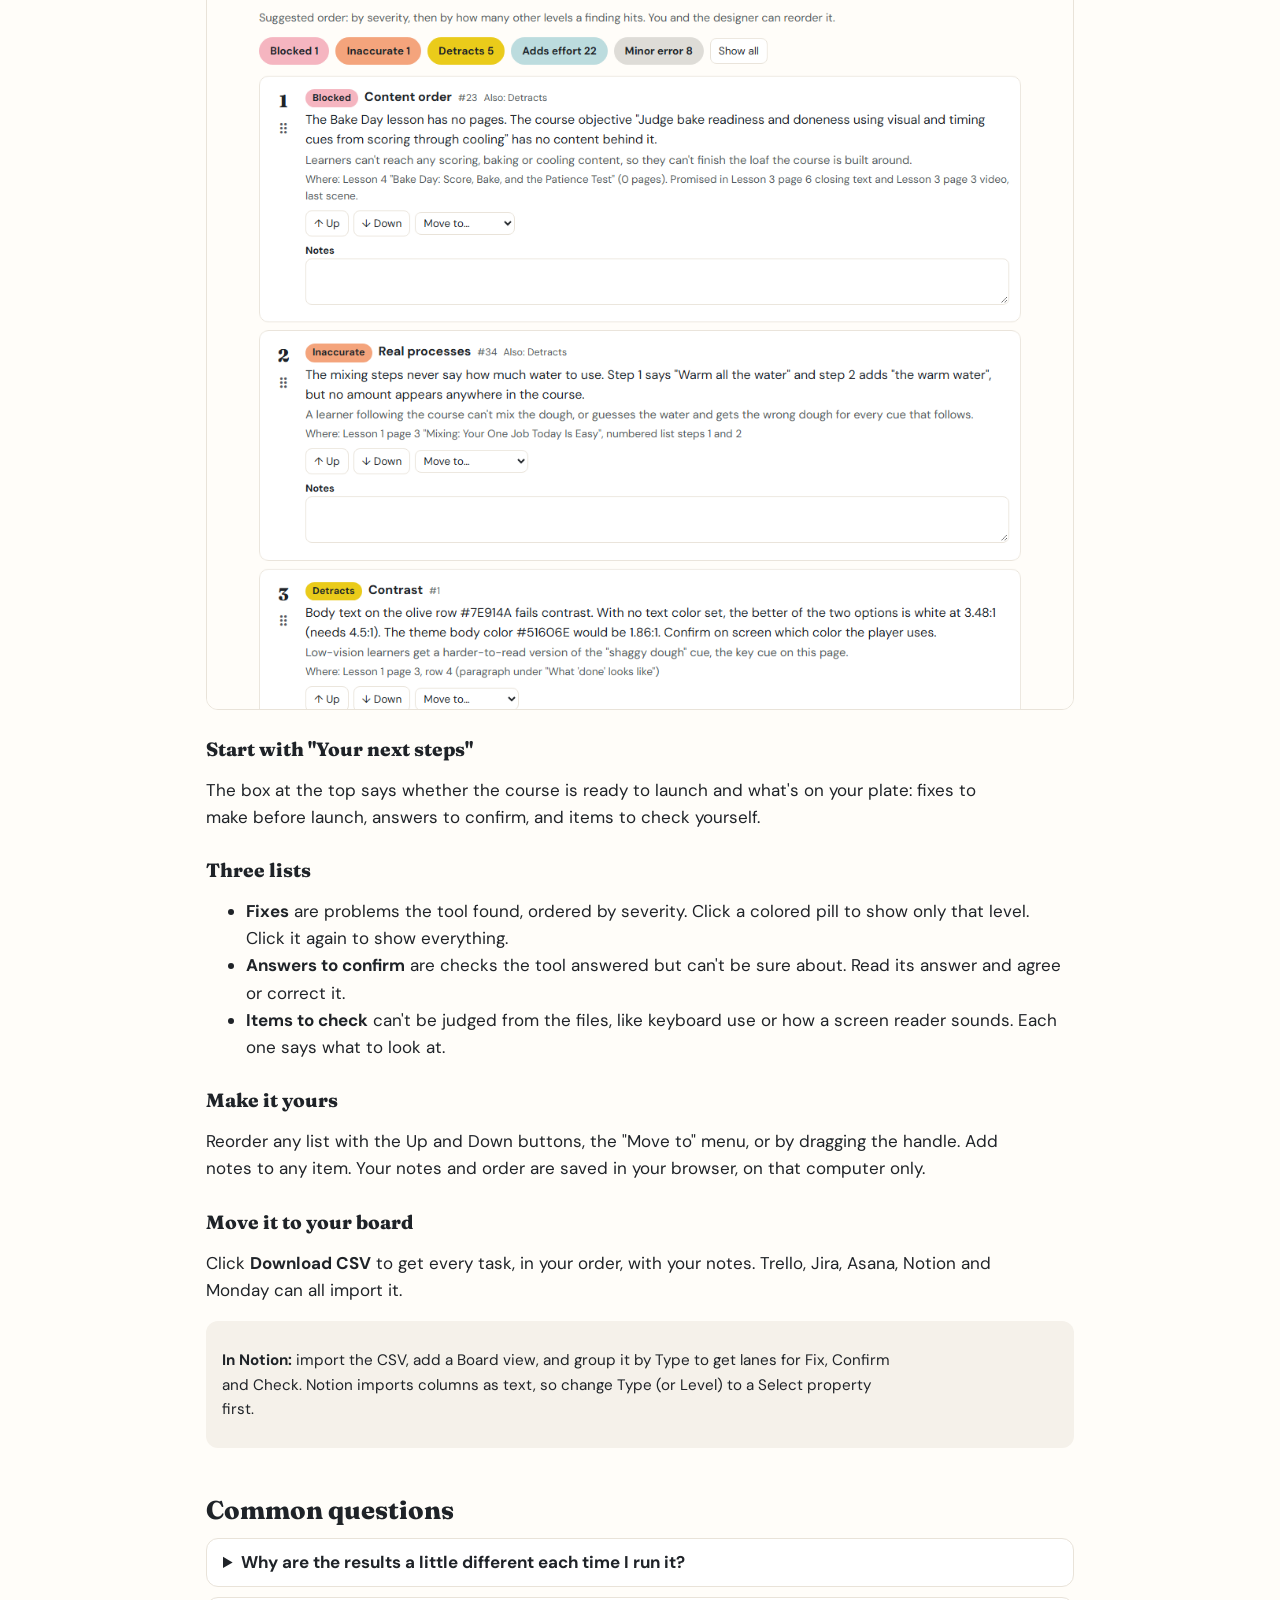
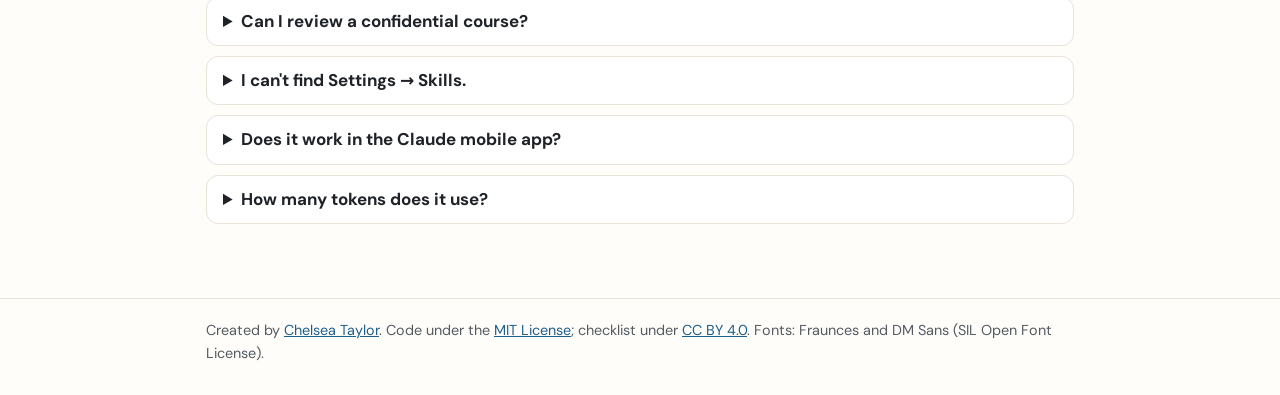
<file: docs/guide.html>
<!doctype html>
<html lang="en">
<head>
<meta charset="utf-8">
<meta name="viewport" content="width=device-width, initial-scale=1, viewport-fit=cover">
<title>Getting Started · Learner-First QA</title>
<meta name="description" content="Step-by-step setup for the Learner-First QA skill in the Claude desktop app, claude.ai and Claude Code, and how to read the report.">
<link rel="stylesheet" href="site.css">
</head>
<body>
<a class="skip" href="#main">Skip to content</a>
<header class="site"><div class="inner">
  <a class="brand" href="index.html">Learner-First QA</a>
  <nav class="site" aria-label="Site">
    <a href="index.html">Overview</a>
    <a href="guide.html" aria-current="page">Getting started</a>
    <a href="checklist.html">Checklist</a>
    <a href="sample-report.html">Sample report</a>
    <a href="https://github.com/chickadee368/learner-first-qa">GitHub</a>
  </nav>
</div></header>

<main id="main">
  <h1>Getting started</h1>
  <p class="lede">You don't need to code to use this. If you use the Claude desktop app or claude.ai, setup is one
  upload. Claude Code users have their own section below.</p>
  <p><a href="#app">In the desktop app or claude.ai</a> · <a href="#code">In Claude Code</a> ·
  <a href="#report">Reading your report</a> · <a href="#questions">Common questions</a></p>

  <h2 id="before">Before you start</h2>
  <p>Have your course file ready:</p>
  <ul>
    <li><strong>An eLearning course:</strong> in your authoring tool, export or publish it as a web (HTML) package.
    You'll get a .zip file. Don't unzip it. So far it has been tested with one authoring tool's export, so exports
    from other tools may not be read fully. If it doesn't recognize your export, it tells you and asks before trying.</li>
    <li><strong>A slide deck:</strong> the PowerPoint .pptx file as it is.</li>
  </ul>
  <p>It needs the exported file. You can't give it a link to a course, such as a review link or a share link from
  your authoring tool. (It does visit the links inside a course, to check that they work.)</p>

  <h2 id="app">In the Claude desktop app or claude.ai</h2>
  <p>You'll need a paid Claude plan. It was tested on Claude Pro.</p>
  <ol class="steps">
    <li><strong>Download the skill.</strong> Get <code>course-qa.zip</code> from the
      <a href="https://github.com/chickadee368/learner-first-qa/releases">Releases page</a>. Leave it zipped.</li>
    <li><strong>Upload it to Claude.</strong> In Claude, open <strong>Settings</strong>. Under <strong>Customize</strong>,
      choose <strong>Skills</strong>, then <strong>Add → Upload skill</strong>, and pick the zip. Skills belong to your
      account, so uploading once makes it available in both the desktop app and claude.ai.
      <figure><a class="zoom" href="images/claude-settings-skills.png" target="_blank" rel="noopener"><img src="images/claude-settings-skills.png" width="1792" height="1043" alt="Claude Settings with Skills selected under Customize. The Add menu is open, showing Upload skill at the top. Opens the full-size image in a new tab."></a>
        <figcaption>Settings → Skills (under Customize) → Add → Upload skill. Select the image to see it full size.</figcaption></figure></li>
    <li><strong>Turn on code execution.</strong> In <strong>Settings → Capabilities</strong>, make sure code execution
      is on. The skill runs a few small scripts while it reviews.</li>
    <li><strong>Start a review.</strong> Start a new chat, attach your course .zip or .pptx, and type "Review this
      course with the course-qa skill."</li>
    <li><strong>Answer one optional question.</strong> Claude asks if there's anything it should know, like key
      vocabulary, product names or who the learners are. Answer, or type "skip."</li>
    <li><strong>Let it work.</strong> It tells you how many words the course has and roughly how many tokens the
      review will use. A three-lesson course took 4 to 6 minutes in testing. To cancel, click stop.</li>
    <li><strong>Download your report.</strong> When it's done, the report opens in a preview panel. Download the HTML
      file and open it in your browser to add notes, reorder findings and export the CSV; those only work in the
      downloaded copy.</li>
  </ol>
  <div class="note">
    <p><strong>You may see permission requests.</strong> Claude asks before it visits the links in your course, to
    check they work. It may also ask to run commands in its workspace while it builds the report. Those only touch
    Claude's own working files, not your computer.</p>
  </div>

  <h2 id="code">In Claude Code</h2>
  <p>Claude Code runs in a terminal. If you haven't used it, the desktop app path above is easier and gives the same
  results.</p>
  <ol class="steps">
    <li><strong>Install Node.js.</strong> Download the LTS version from <a href="https://nodejs.org">nodejs.org</a>.
      The skill uses it for its scripts.</li>
    <li><strong>Install the skill.</strong> In Claude Code, run these two commands:
      <pre><code>/plugin marketplace add chickadee368/learner-first-qa
/plugin install learner-first-qa@learner-first-qa</code></pre>
      Or copy the <code>plugins/learner-first-qa/skills/course-qa</code> folder from the repo into your skills folder:
      <code>~/.claude/skills/</code> on a Mac, or <code>C:\Users\&lt;you&gt;\.claude\skills\</code> on Windows.</li>
    <li><strong>Start a review.</strong> Open Claude Code in the folder that holds your course file. Type
      <code>/learner-first-qa:course-qa</code> if you installed the plugin, or <code>/course-qa</code> if you copied
      the folder. (Plugin commands always start with the plugin's name.) Then give it the course file's name.</li>
    <li><strong>Answer the optional question,</strong> or type "skip." To cancel while it works, press Esc.</li>
    <li><strong>Open your report.</strong> The HTML report and CSV are saved in the same folder. Running the same
      course again on the same day adds a number to the file name, so earlier reports are never replaced.</li>
  </ol>
  <p>Tested on Windows. It should work on a Mac, but that hasn't been tested yet.</p>

  <h2 id="report">Reading your report</h2>
  <figure>
    <img src="images/report-fixes.png" width="1100" height="1050" alt="The Fixes list: filter pills for each severity level, and ranked findings with Up, Down, Move to and a notes field">
  </figure>
  <h3>Start with "Your next steps"</h3>
  <p>The box at the top says whether the course is ready to launch and what's on your plate: fixes to make before
  launch, answers to confirm, and items to check yourself.</p>
  <h3>Three lists</h3>
  <ul>
    <li><strong>Fixes</strong> are problems the tool found, ordered by severity. Click a colored pill to show only
    that level. Click it again to show everything.</li>
    <li><strong>Answers to confirm</strong> are checks the tool answered but can't be sure about. Read its answer and
    agree or correct it.</li>
    <li><strong>Items to check</strong> can't be judged from the files, like keyboard use or how a screen reader
    sounds. Each one says what to look at.</li>
  </ul>
  <h3>Make it yours</h3>
  <p>Reorder any list with the Up and Down buttons, the "Move to" menu, or by dragging the handle. Add notes to any
  item. Your notes and order are saved in your browser, on that computer only.</p>
  <h3>Move it to your board</h3>
  <p>Click <strong>Download CSV</strong> to get every task, in your order, with your notes. Trello, Jira, Asana,
  Notion and Monday can all import it.</p>
  <div class="note">
    <p><strong>In Notion:</strong> import the CSV, add a Board view, and group it by Type to get lanes for Fix,
    Confirm and Check. Notion imports columns as text, so change Type (or Level) to a Select property first.</p>
  </div>

  <h2 id="questions">Common questions</h2>
  <details><summary>Why are the results a little different each time I run it?</summary>
    <p>An AI reviewer makes some judgment calls fresh each run. The big problems and the contrast results stay the
    same, but wording and some severity levels can shift. That's why the report is built for a person to validate.</p></details>
  <details><summary>Can I review a confidential course?</summary>
    <p>Your course content is sent to Claude as part of the review, the same as anything you share in a Claude chat.
    Check your organization's rules first. The skill itself doesn't track usage or report back to anyone.</p></details>
  <details><summary>I can't find Settings → Skills.</summary>
    <p>In Settings, look under the <strong>Customize</strong> heading for <strong>Skills</strong>. Claude's settings
    change from time to time, so the exact spot may move.</p></details>
  <details><summary>Does it work in the Claude mobile app?</summary>
    <p>Uploaded skills show up there, but the mobile app hasn't been tested. Attaching a course and reading the report
    are much easier on a computer.</p></details>
  <details><summary>How many tokens does it use?</summary>
    <p>It shows an estimate at the start, based on how much text the course has. A three-lesson course of about
    9,000 words was estimated at about 45,000 tokens.</p></details>
</main>

<footer><div class="inner">
  Created by <a href="https://www.linkedin.com/in/chelseataylor">Chelsea Taylor</a>. Code under the
  <a href="https://github.com/chickadee368/learner-first-qa/blob/main/LICENSE">MIT License</a>; checklist under
  <a href="https://github.com/chickadee368/learner-first-qa/blob/main/LICENSE-CONTENT">CC BY 4.0</a>.
  Fonts: Fraunces and DM Sans (SIL Open Font License).
</div></footer>
</body>
</html>
</file>
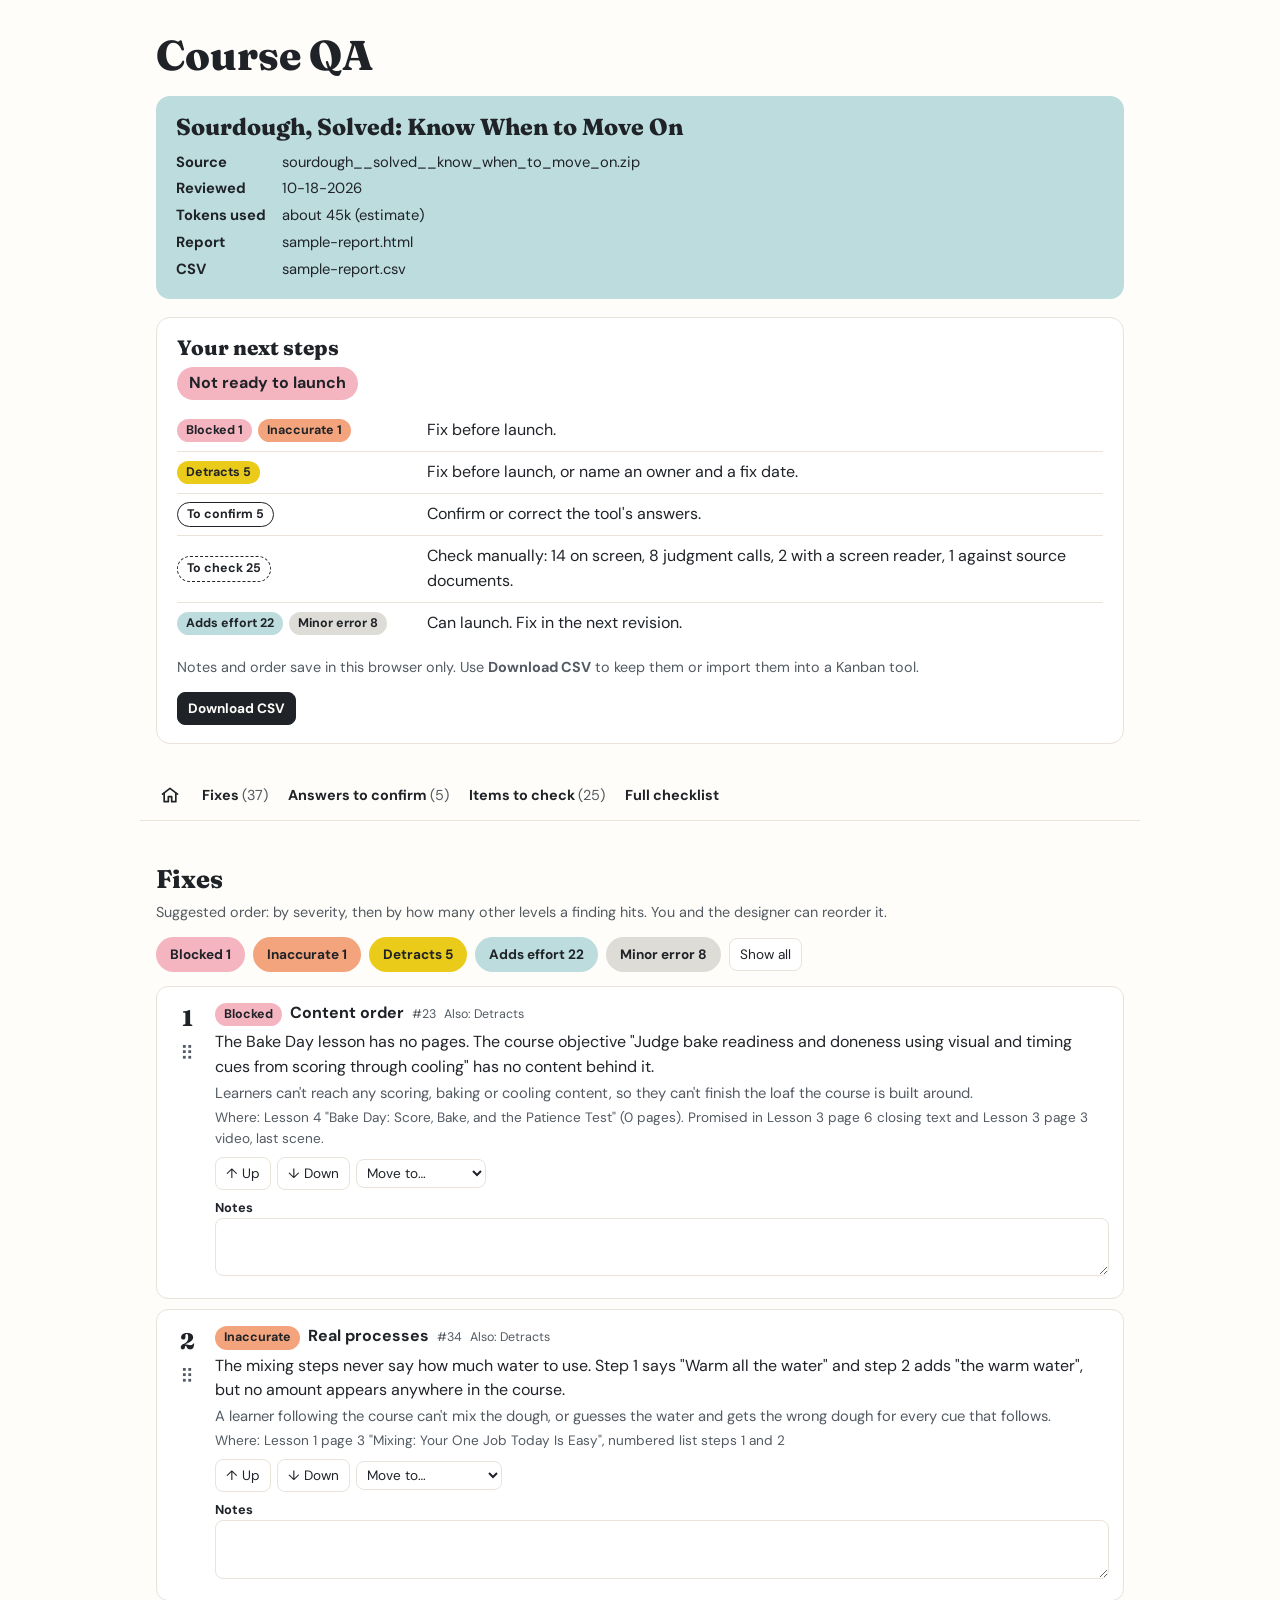
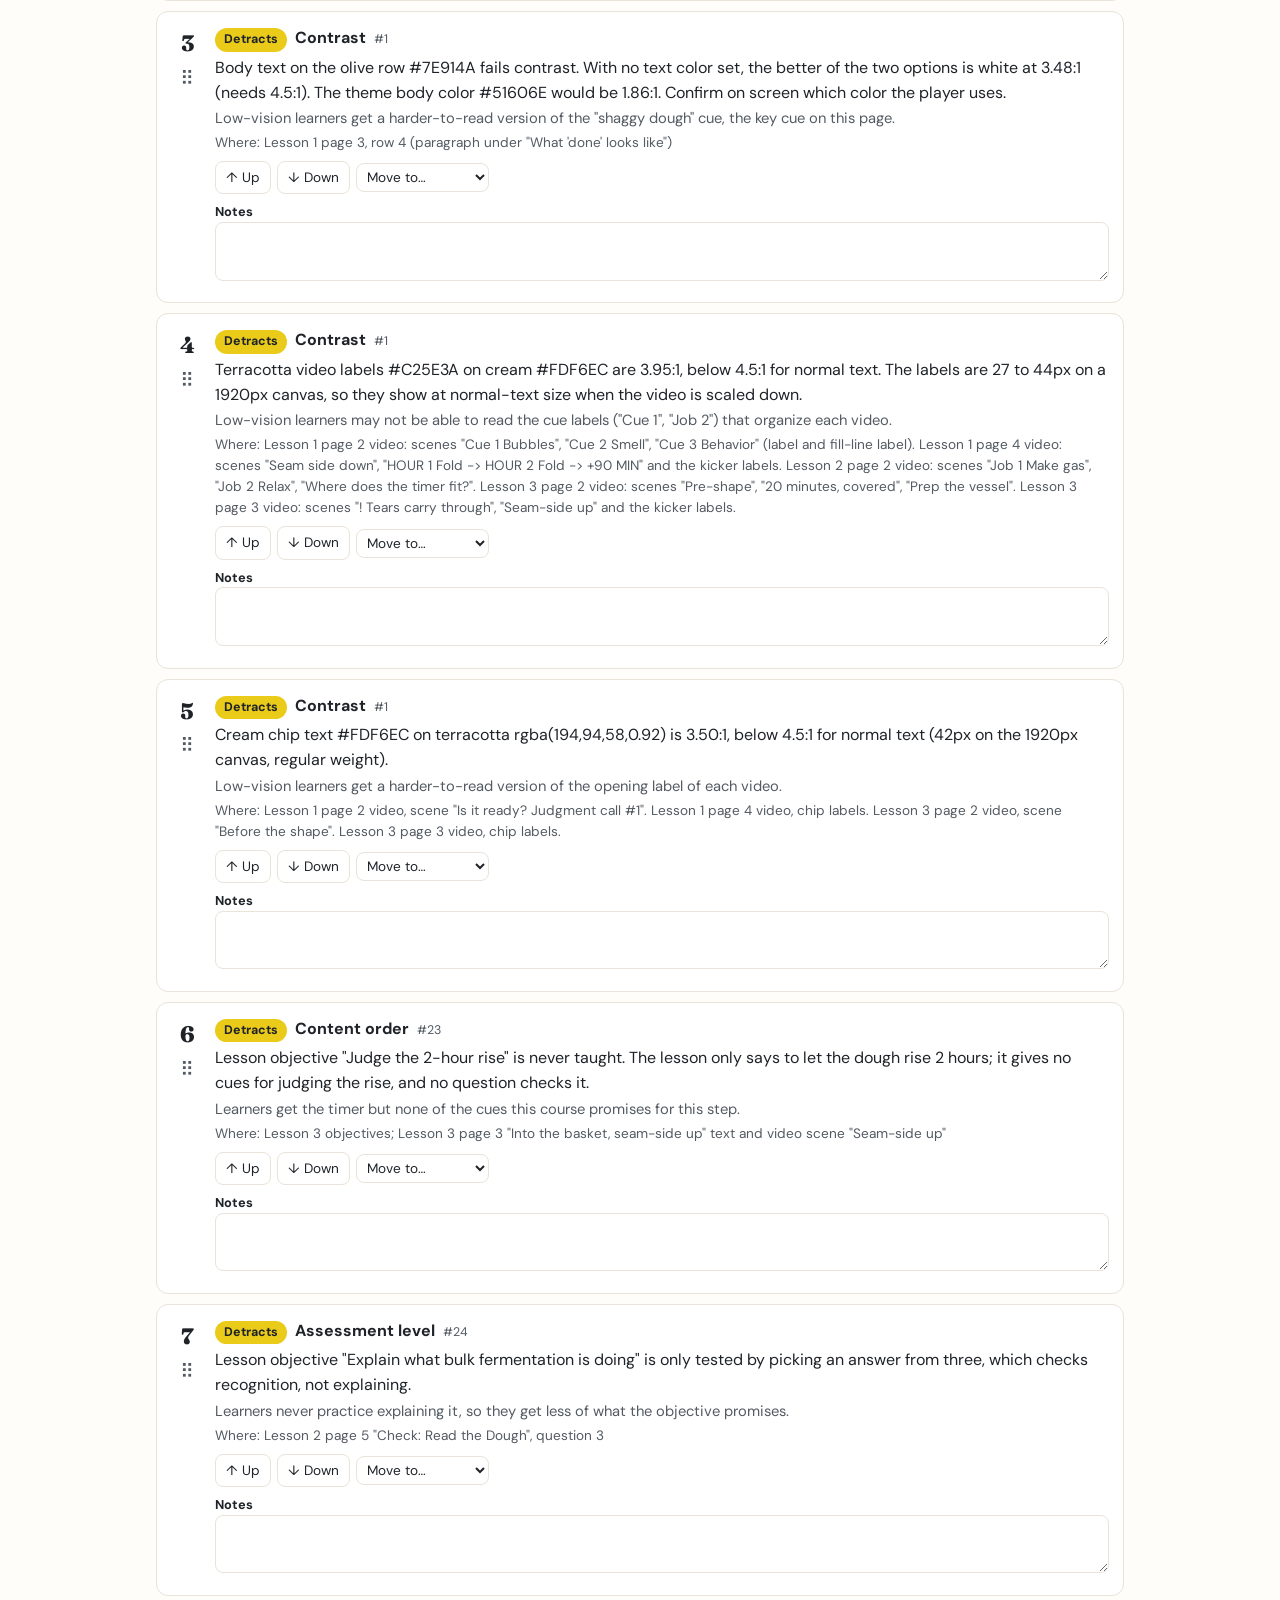
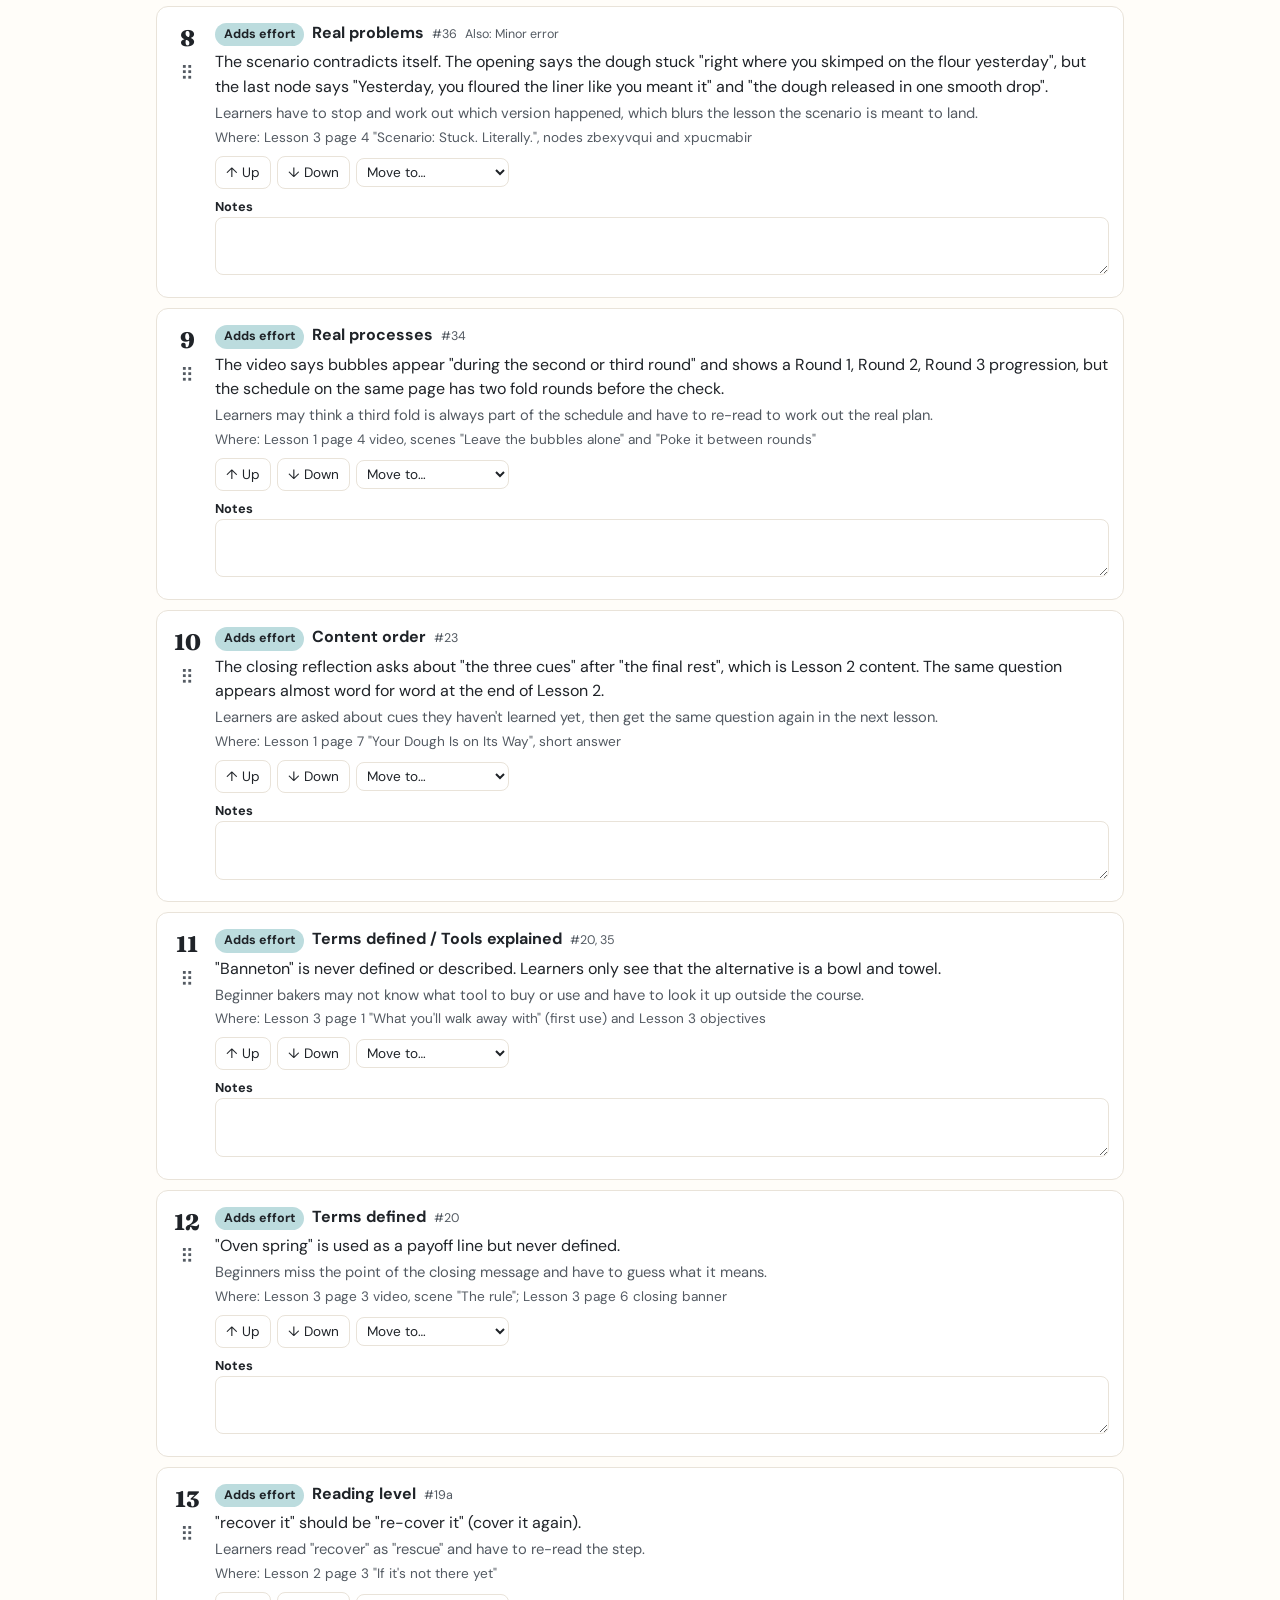
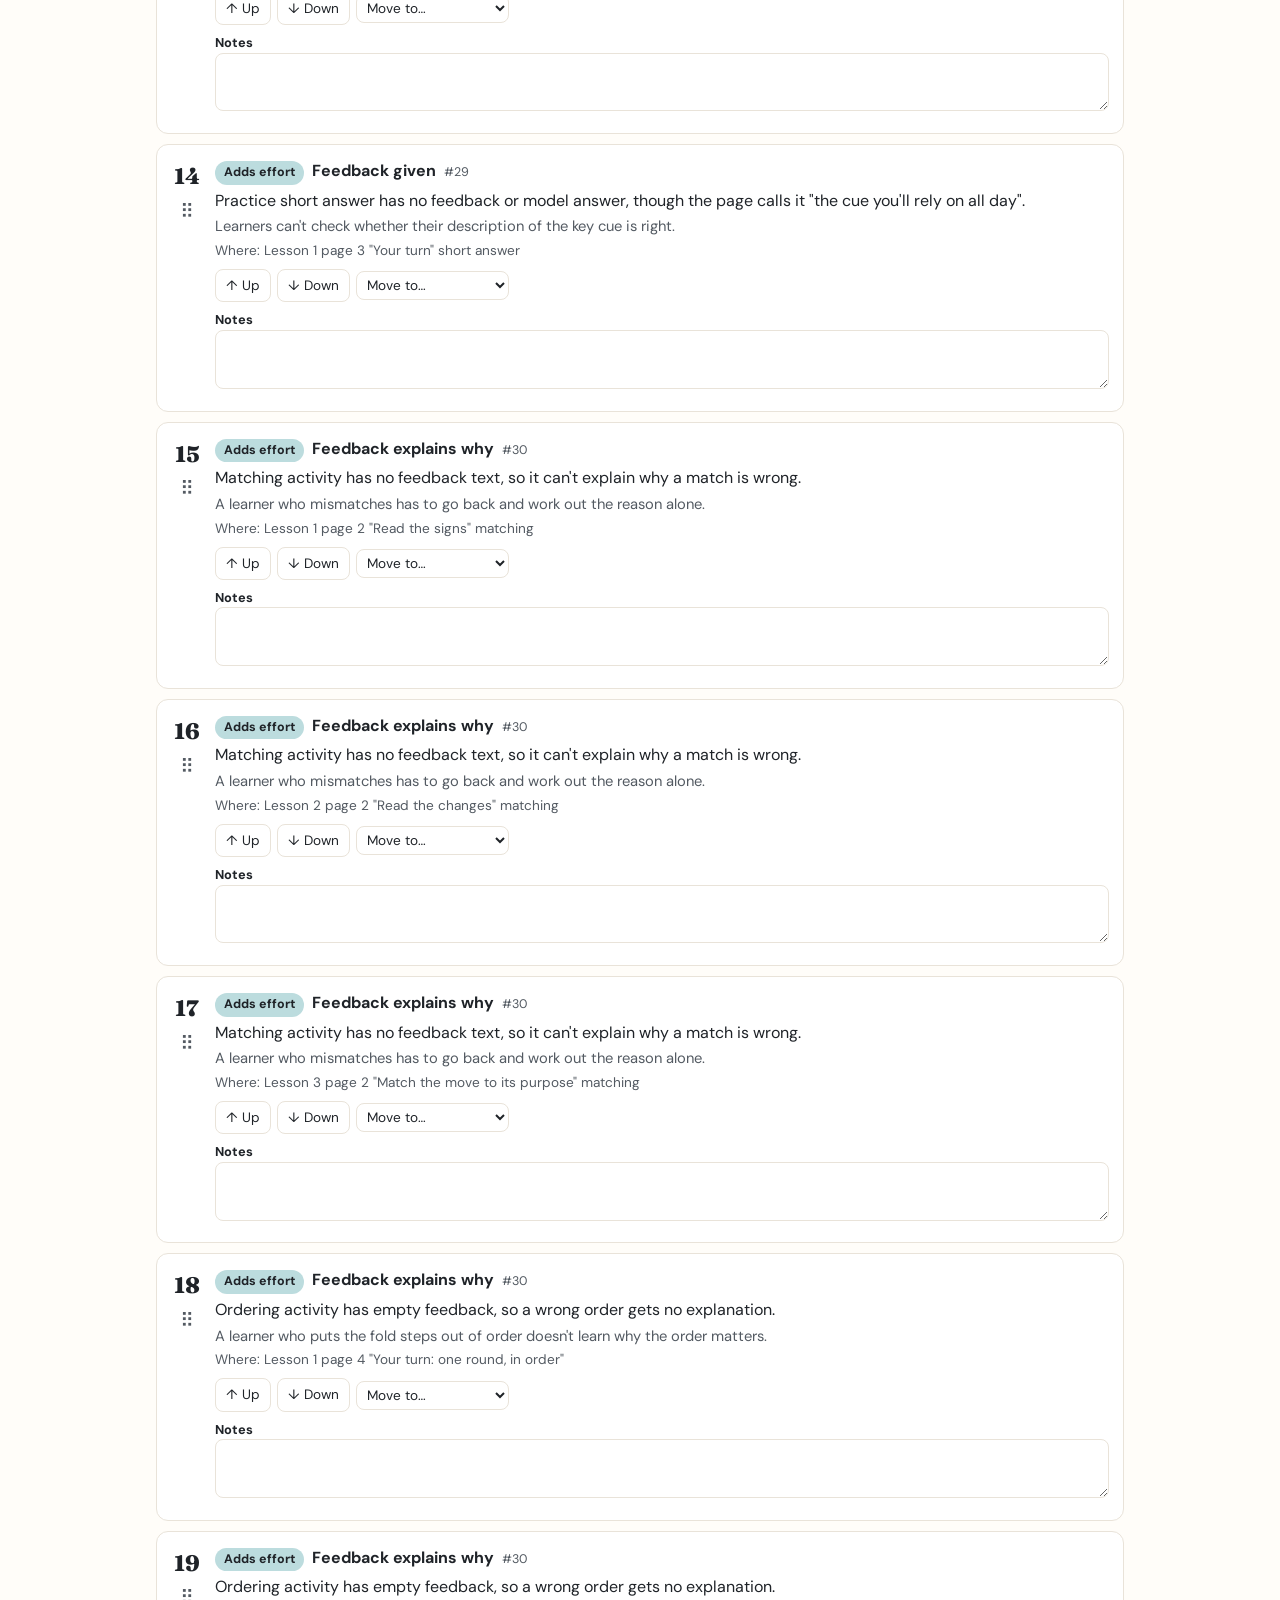
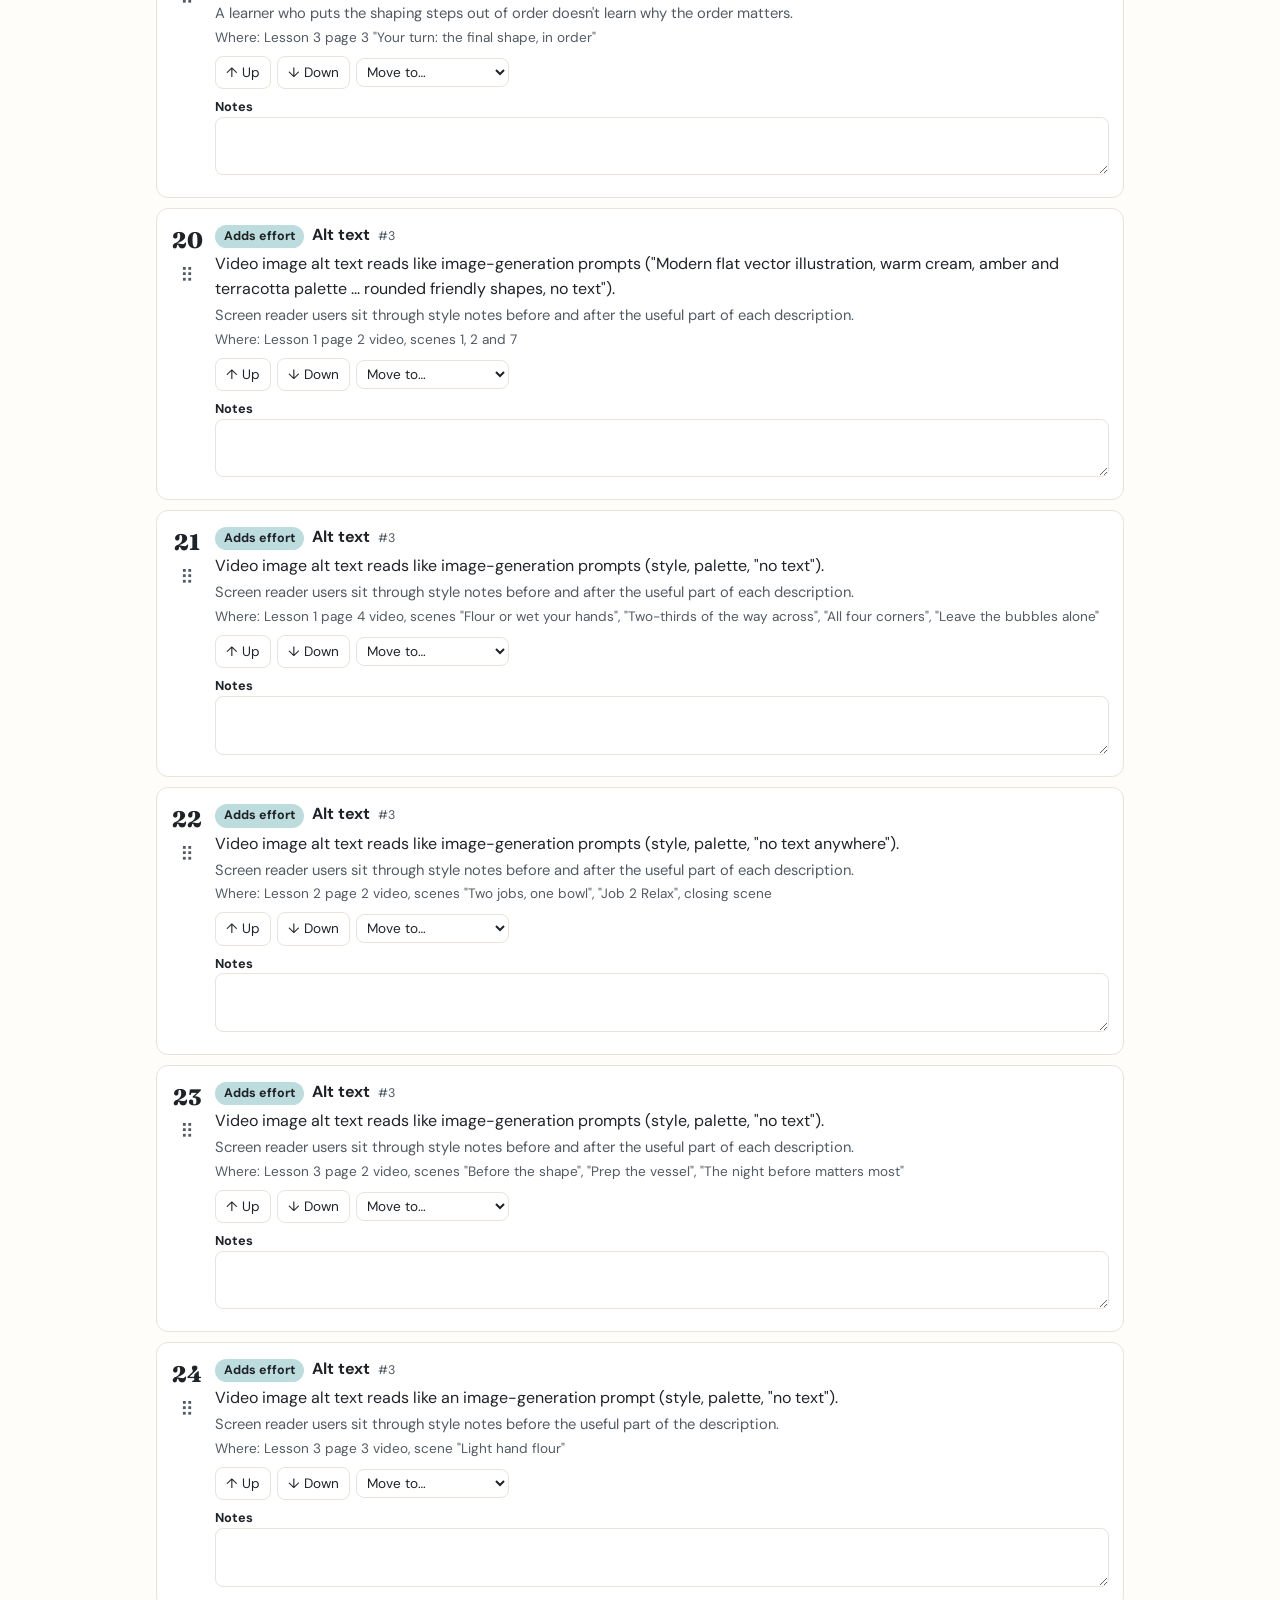
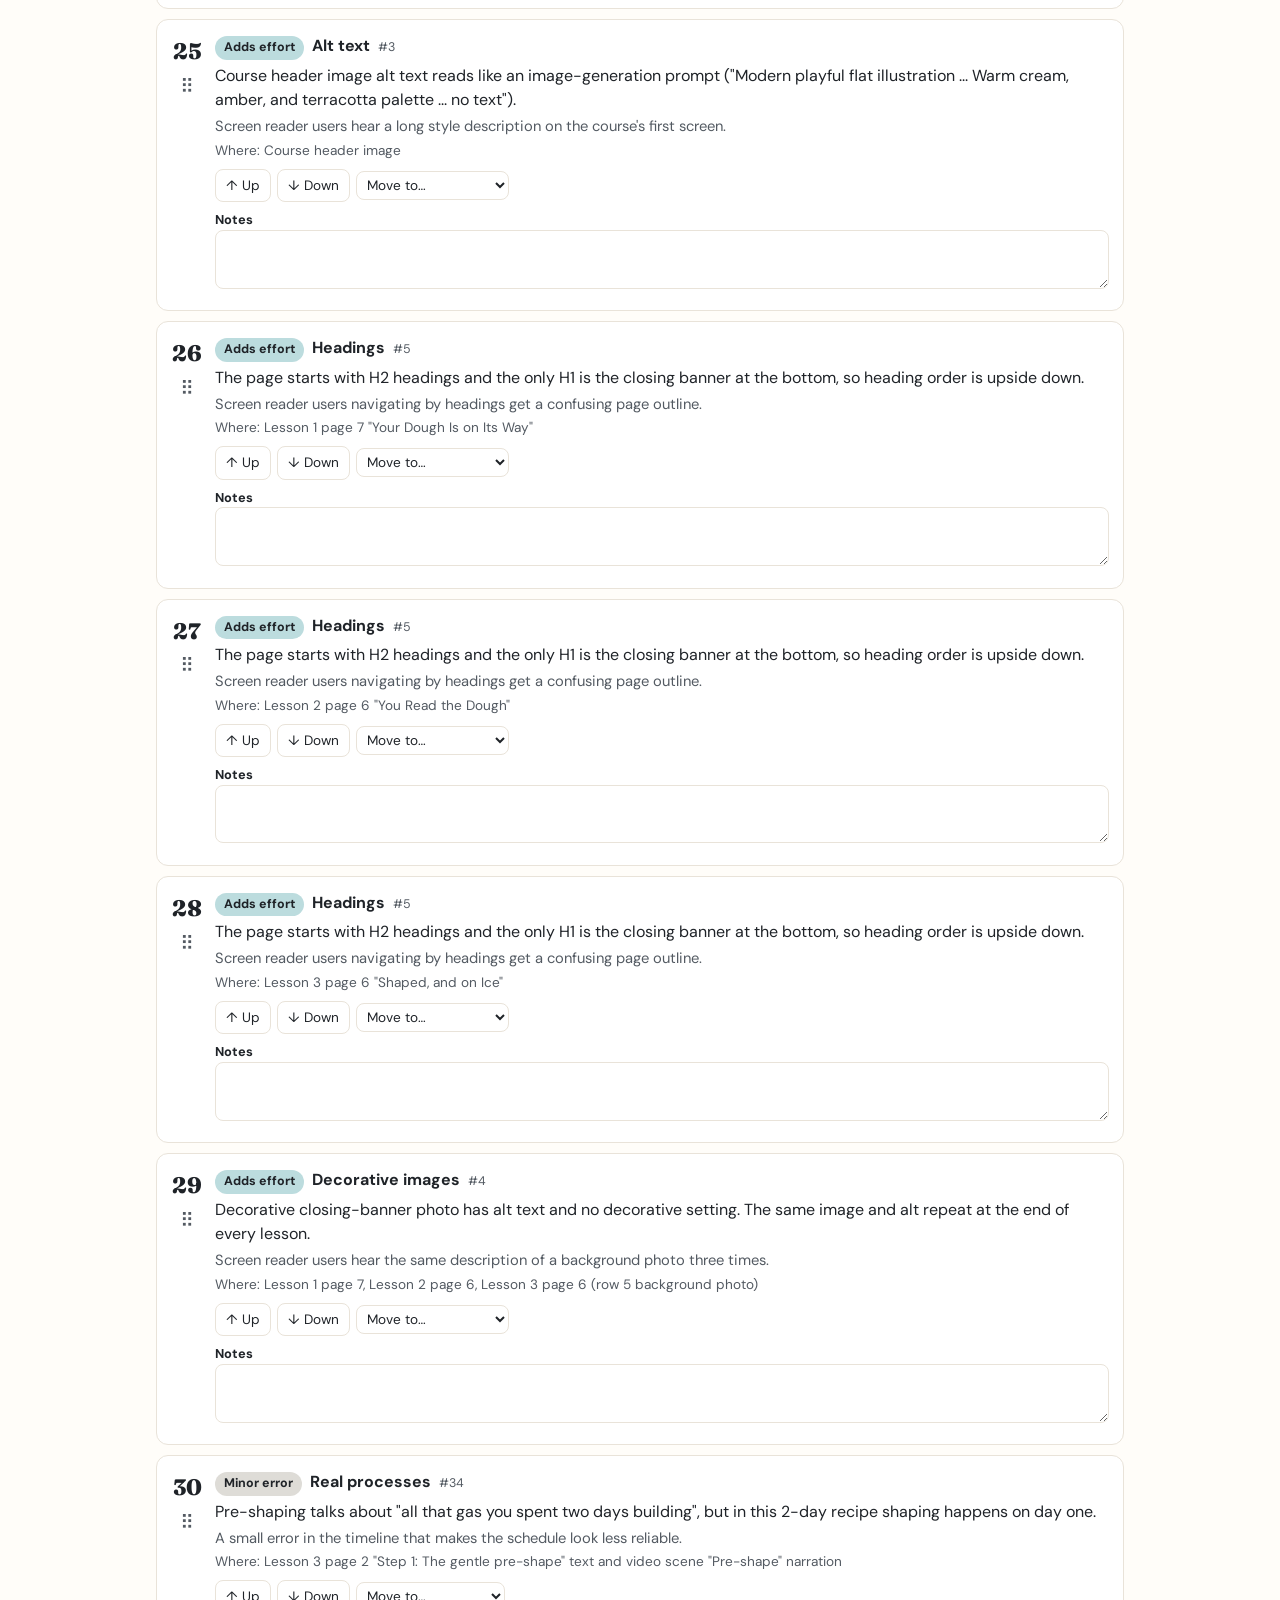
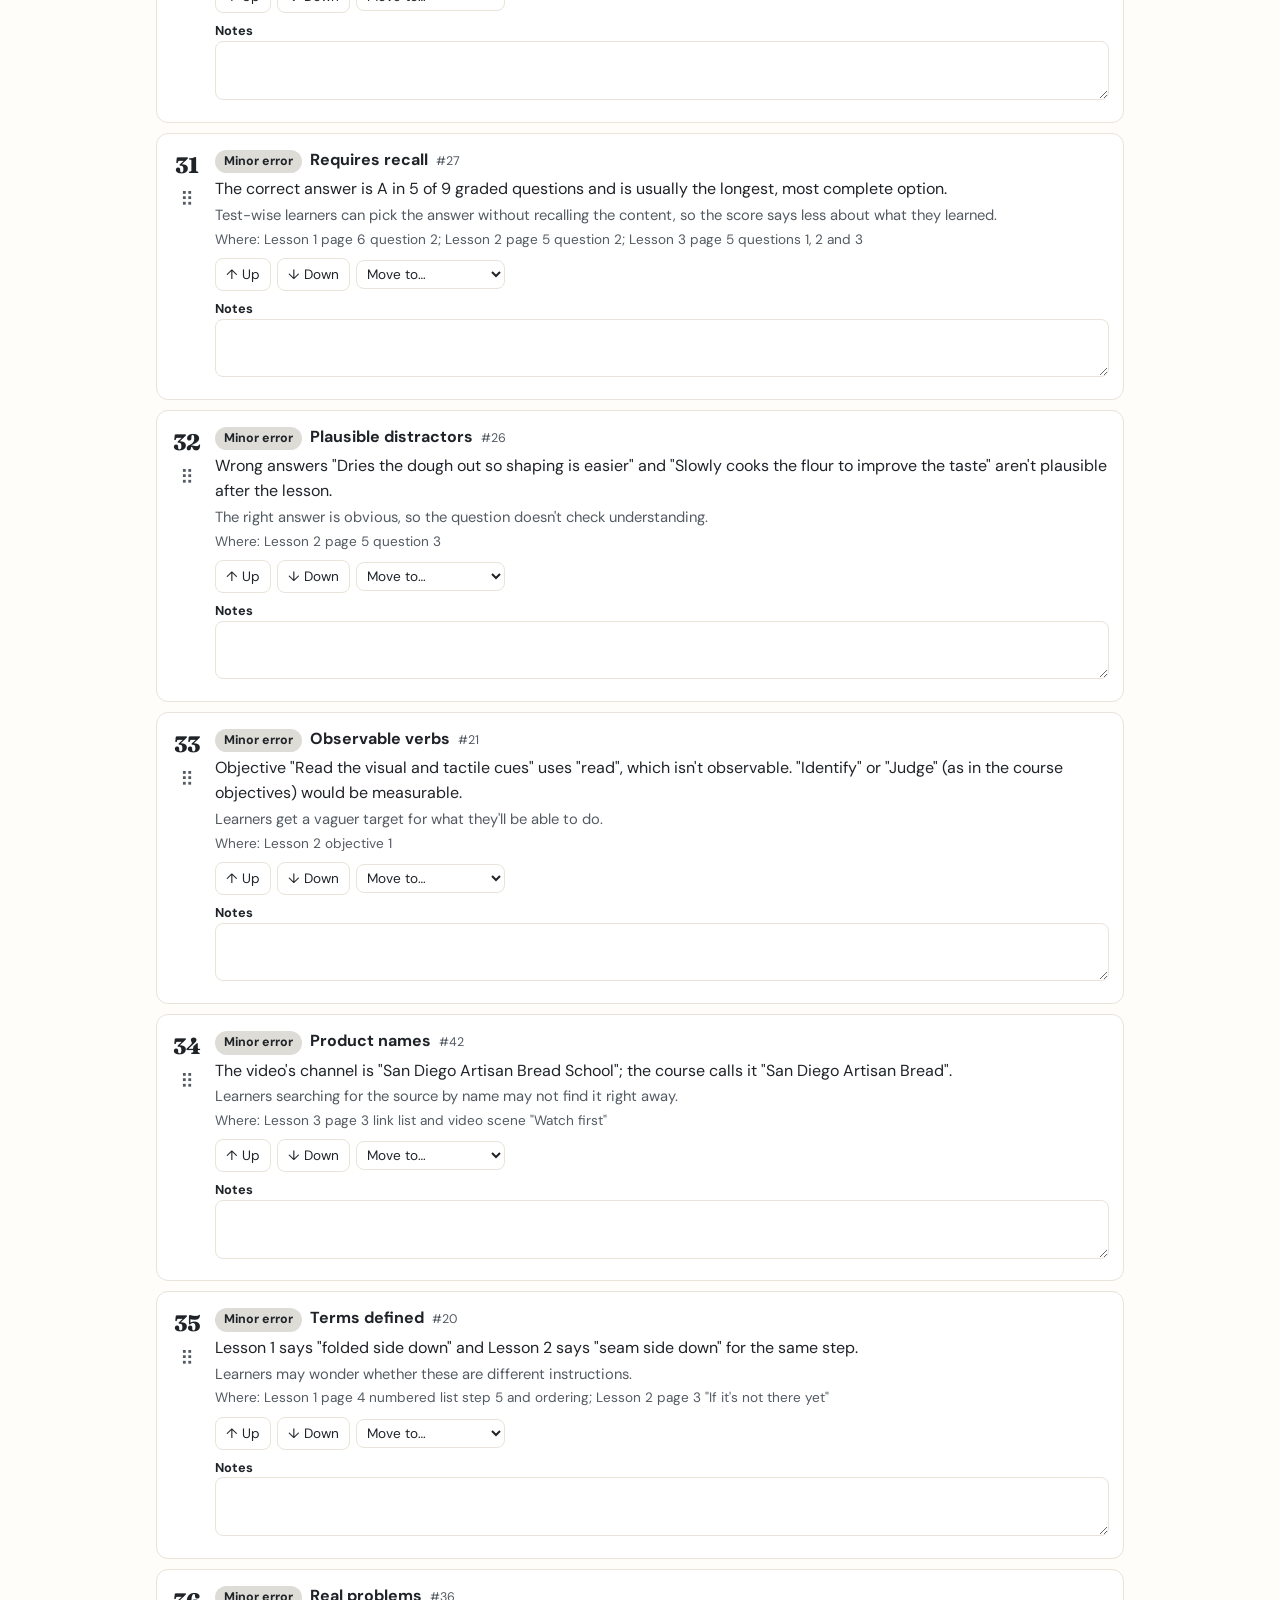
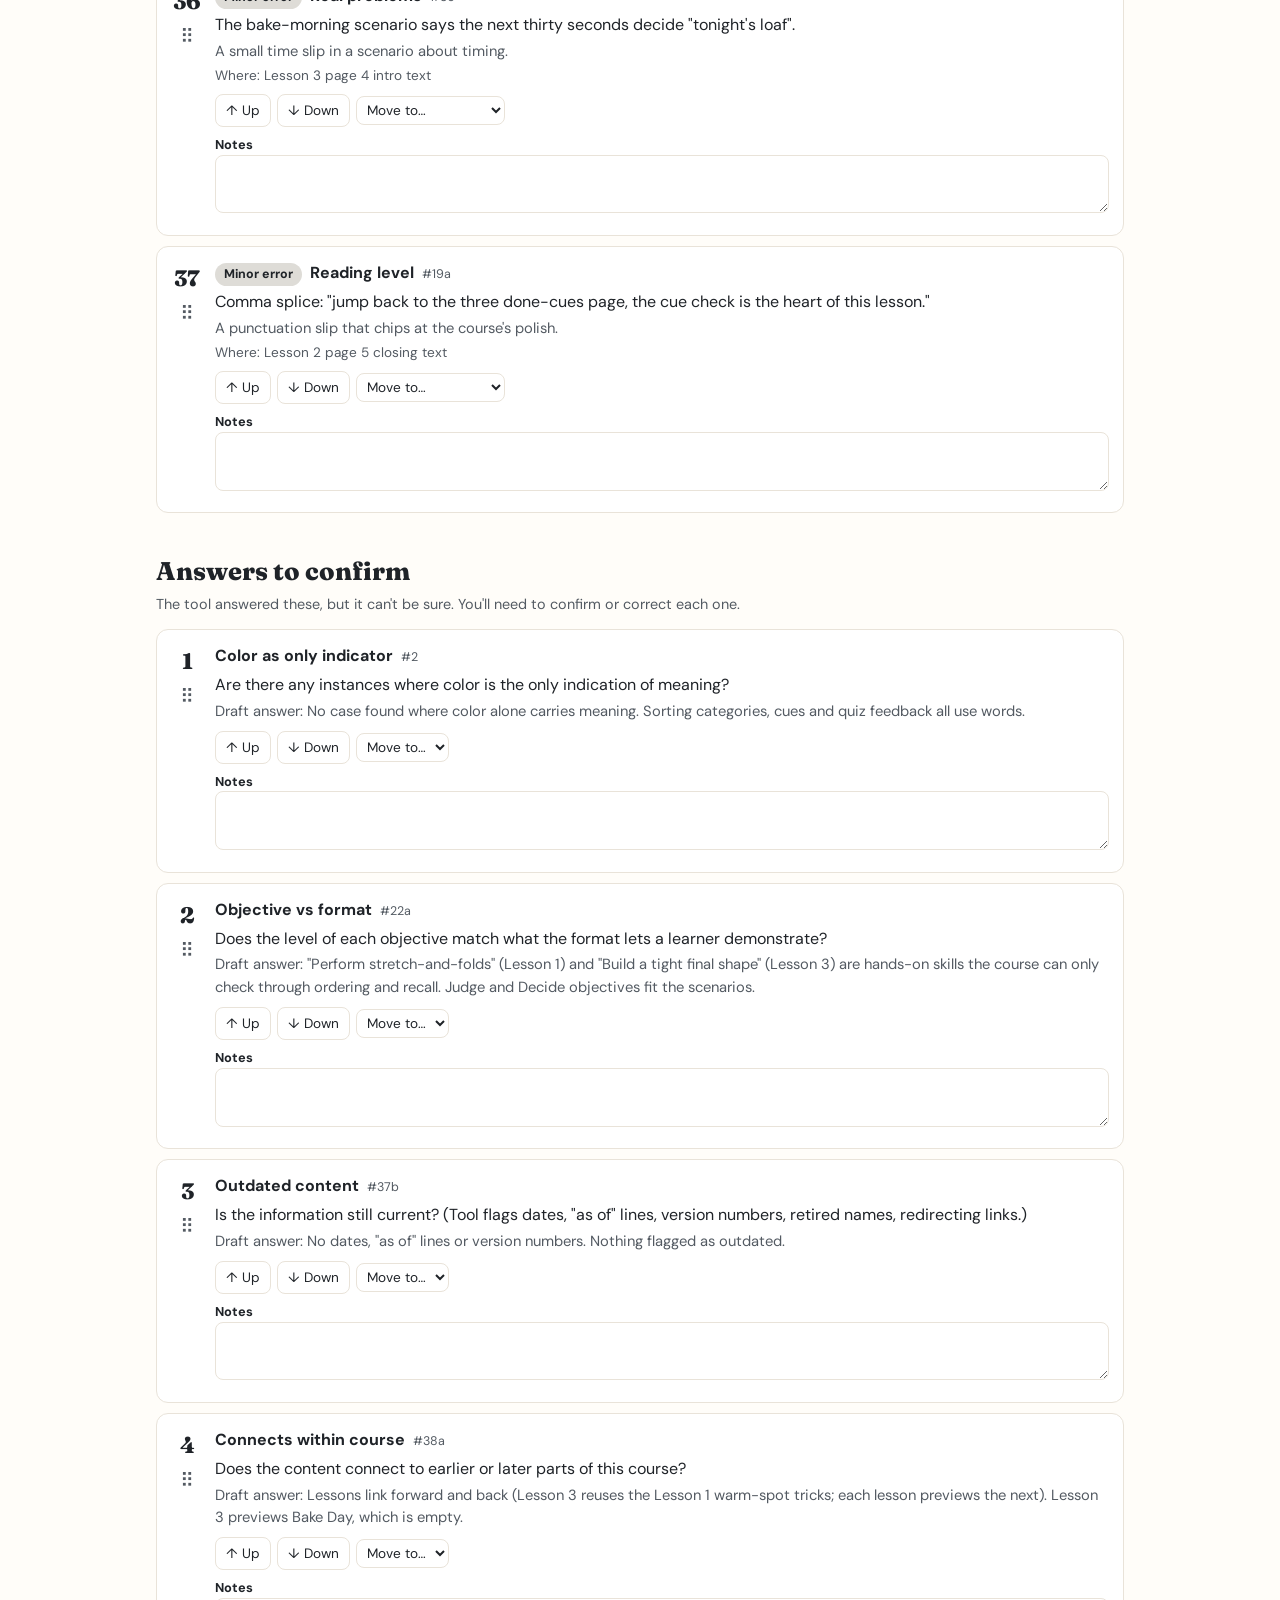
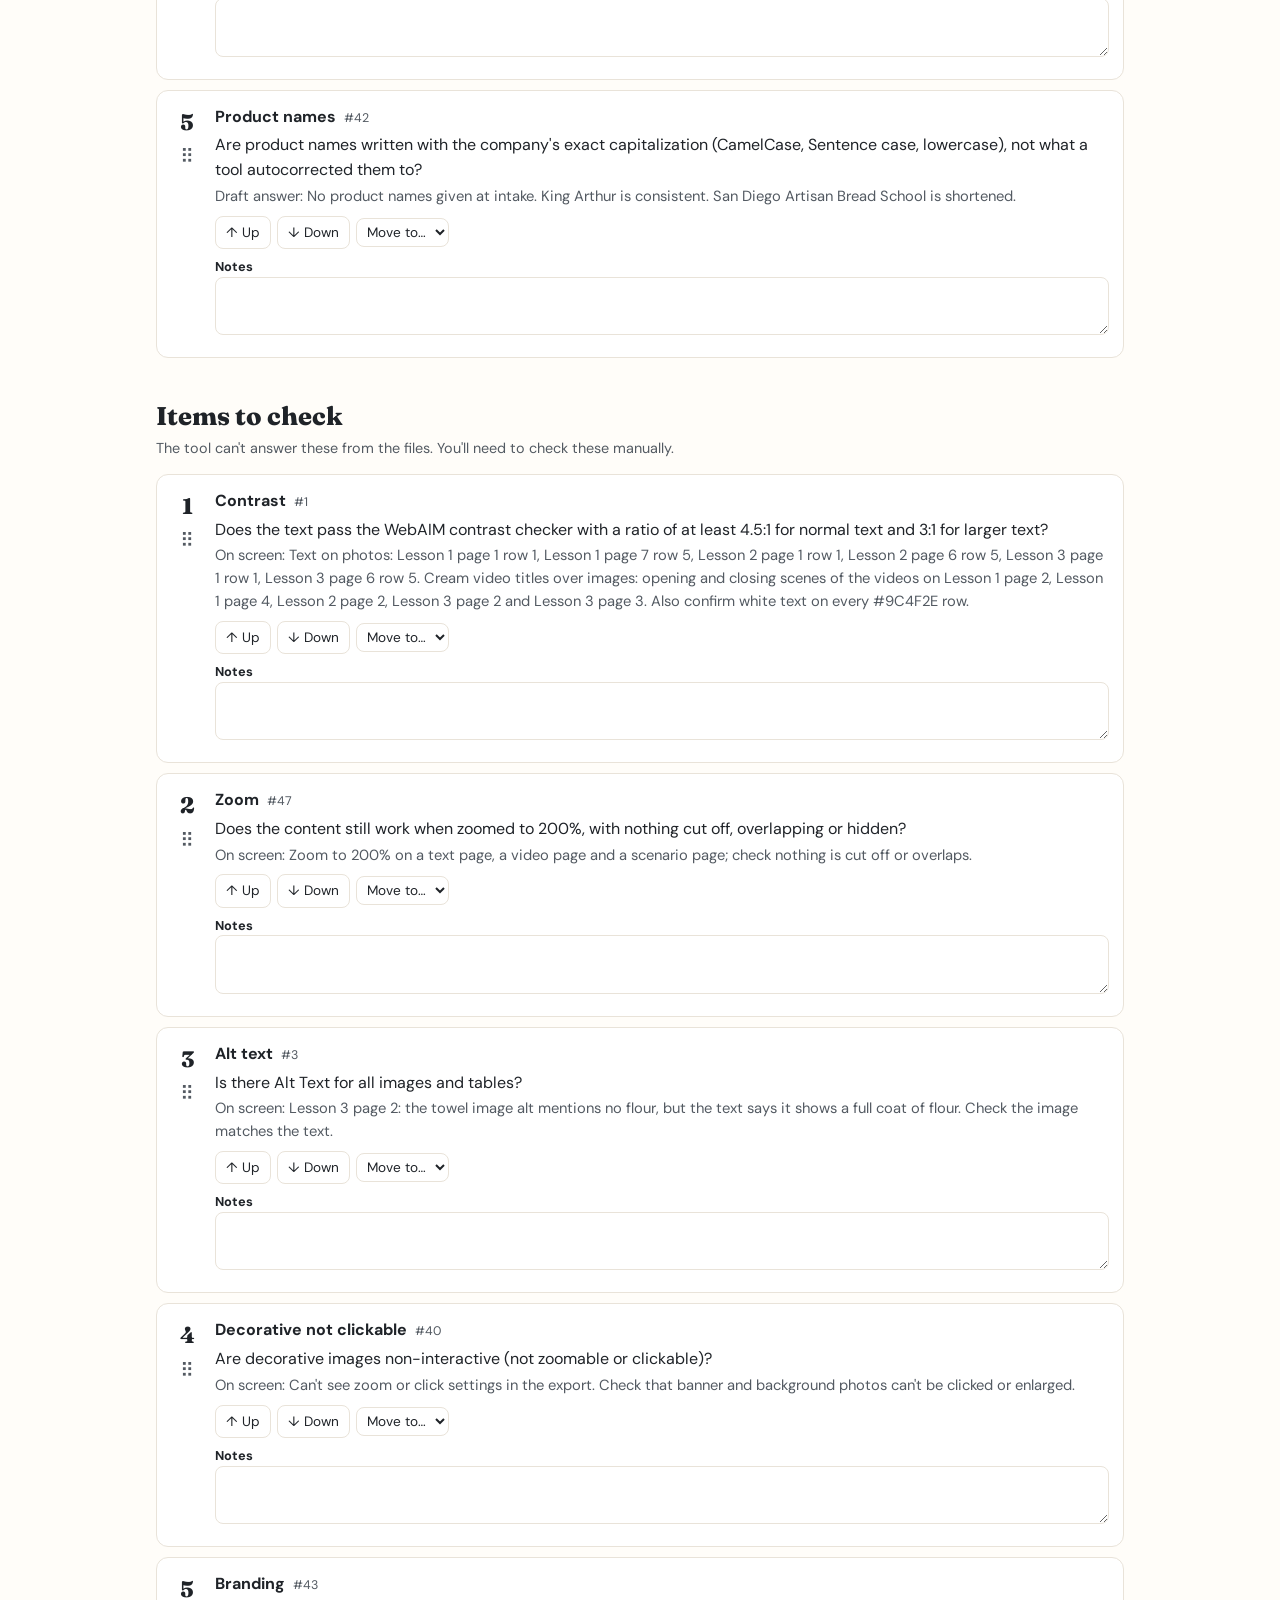
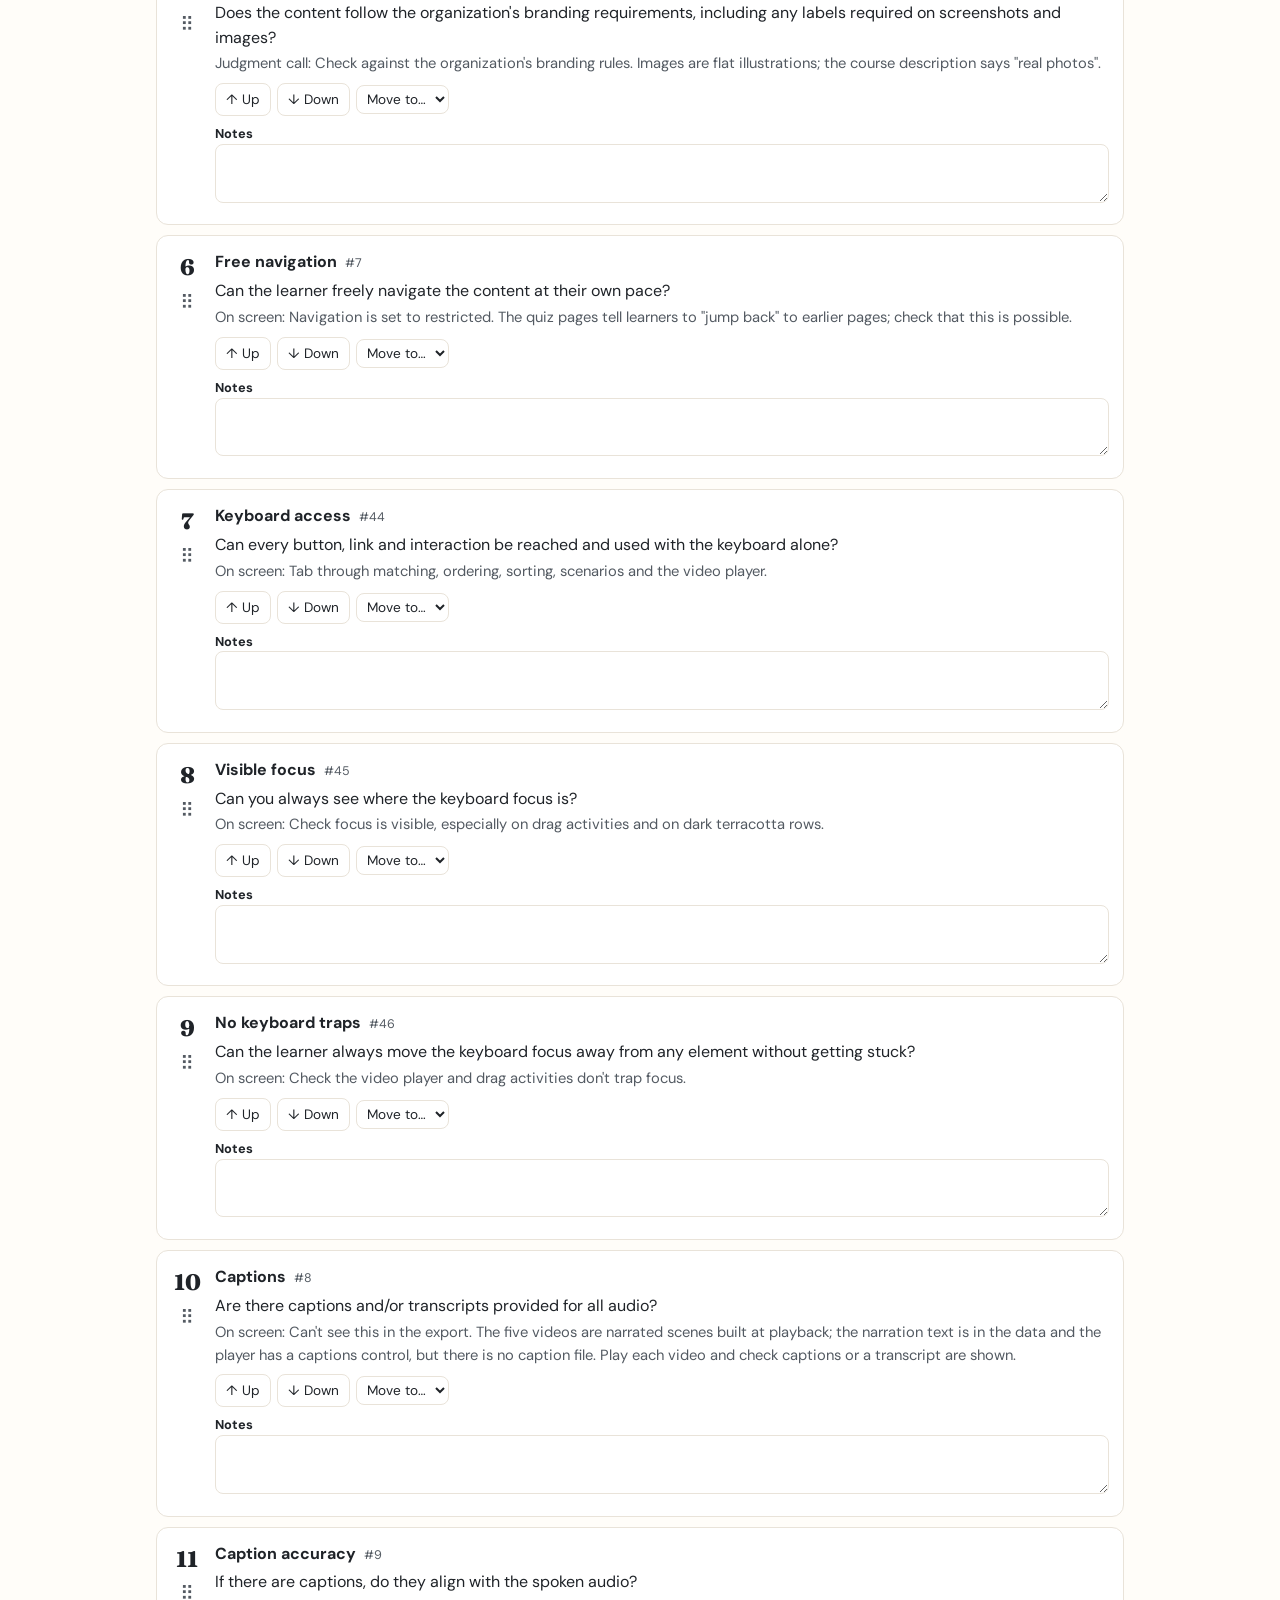
<file: docs/sample-report.html>
<!doctype html>
<!--
  Course QA report template. Do not fill this in by hand.
  scripts/build-report.js replaces __QA_DATA__ with the review data and writes the HTML and CSV.
-->
<html lang="en">
<head>
<meta charset="utf-8">
<meta name="viewport" content="width=device-width, initial-scale=1">
<title>Course QA</title>
<style>
  /* Fraunces and DM Sans (SIL Open Font License), built into the report so it never loads anything from the web. */
  @font-face{font-family:"Fraunces";font-style:normal;font-weight:600 800;font-display:swap;src:url([data-uri]) format("woff2");}@font-face{font-family:"DM Sans";font-style:normal;font-weight:400 700;font-display:swap;src:url([data-uri]) format("woff2");}@font-face{font-family:"DM Sans";font-style:italic;font-weight:400;font-display:swap;src:url([data-uri]) format("woff2");}
  :root {
    --bg:#fffdf9; --ink:#1f2328; --muted:#535a62; --line:#e9e3d9; --card:#ffffff; --field:#ffffff;
    --pink:#F5B5C0; --peach:#F4A47C; --yellow:#EACB1A; --blue:#BCDCDE; --gray:#DEDCD7; --mint:#66CF9B;
    --on-pastel:#1f2328; --focus:#1d5f8c;
  }
  @media (prefers-color-scheme: dark) { :root {
    --bg:#191b1e; --ink:#eeebe5; --muted:#b2b8bf; --line:#34383d; --card:#22252a; --field:#1b1d21; --focus:#8fc3ea;
  } }
  * { box-sizing:border-box; }
  body { margin:0; background:var(--bg); color:var(--ink); font:16px/1.55 "DM Sans", system-ui, sans-serif; }
  main { max-width:1000px; margin:0 auto; padding:32px 16px 72px; }
  h1, h2, h3 { font-family:"Fraunces", Georgia, serif; line-height:1.15; margin:0; }
  h1 { font-size:2.6rem; font-weight:800; margin-bottom:16px; }
  h2 { font-size:1.6rem; font-weight:800; margin:44px 0 6px; }
  .muted, .note { color:var(--muted); }
  .note { font-size:.9rem; margin:4px 0 14px; }
  :focus-visible { outline:3px solid var(--focus); outline-offset:2px; }

  .runcard { background:var(--blue); color:var(--on-pastel); border-radius:14px; padding:18px 20px; }
  .runcard h2 { margin:0 0 10px; font-size:1.45rem; }
  .runcard dl { display:grid; grid-template-columns:max-content 1fr; gap:4px 16px; margin:0; font-size:.92rem; }
  .runcard dt { font-weight:700; } .runcard dd { margin:0; overflow-wrap:anywhere; }

  .nextsteps { margin-top:18px; background:var(--card); border:1px solid var(--line); border-radius:14px; padding:18px 20px; }
  .nextsteps h2 { margin:0 0 8px; font-size:1.3rem; }
  .verdict { display:inline-block; font-weight:700; padding:4px 12px; border-radius:999px; color:var(--on-pastel); margin-bottom:10px; }
  .verdict.no { background:var(--pink); } .verdict.yes { background:var(--mint); }
  .steps { list-style:none; margin:0 0 12px; padding:0; }
  .steps li { display:grid; grid-template-columns:15rem 1fr; align-items:center; gap:6px 10px; padding:8px 0; border-bottom:1px solid var(--line); }
  .steps li:last-child { border-bottom:0; }
  .steps li > span:last-child { min-width:0; }
  .steps .badges { display:flex; flex-wrap:wrap; gap:6px; }
  @media (max-width:560px) { .steps li { grid-template-columns:1fr; } }

  /* Sticky section bar */
  .jump { position:sticky; top:0; z-index:10; background:var(--bg); border-bottom:1px solid var(--line);
    margin:28px -16px 0; padding:8px 16px; display:flex; flex-wrap:wrap; gap:6px 16px; align-items:center; }
  .jump a { color:var(--ink); font-weight:700; font-size:.9rem; text-decoration:none; padding:4px 2px; border-bottom:2px solid transparent; }
  .jump a:hover { border-bottom-color:var(--ink); }
  .jump .home { display:inline-flex; padding:4px; border-radius:8px; }
  .jump .home svg { width:20px; height:20px; }
  .jump .count { font-weight:400; color:var(--muted); }
  h2[id] { scroll-margin-top:64px; }

  .toolbar { display:flex; flex-wrap:wrap; gap:8px; align-items:center; margin:10px 0 14px; }
  .pill { font:inherit; font-size:.85rem; font-weight:700; color:var(--on-pastel); border:2px solid transparent;
    border-radius:999px; padding:5px 12px; cursor:pointer; }
  .pill[aria-pressed="true"] { border-color:var(--ink); box-shadow:0 0 0 2px var(--bg) inset; }
  .pill[aria-pressed="true"]::before { content:"✓ "; }
  .blocked{background:var(--pink)} .inaccurate{background:var(--peach)} .detracts{background:var(--yellow)}
  .effort{background:var(--blue)} .minor{background:var(--gray)} .pass{background:var(--mint)}
  .linkbtn, .btn { font:inherit; font-size:.85rem; color:var(--ink); background:var(--card); border:1px solid var(--line);
    border-radius:8px; padding:5px 10px; cursor:pointer; }
  .btn.primary { background:var(--ink); color:var(--bg); border-color:var(--ink); font-weight:700; }

  ol.tasks { list-style:none; margin:0; padding:0; }
  .task { display:grid; grid-template-columns:auto 1fr; gap:12px; background:var(--card); border:1px solid var(--line);
    border-radius:12px; padding:14px; margin-bottom:10px; }
  .task[hidden] { display:none; }
  .task.dragging { opacity:.5; } .task.over { border-color:var(--focus); border-width:2px; }
  .side { display:flex; flex-direction:column; align-items:center; gap:6px; }
  .rank { font-family:"Fraunces", Georgia, serif; font-weight:800; font-size:1.4rem; min-width:2ch; text-align:center; }
  .grip { cursor:grab; color:var(--muted); font-size:1.2rem; line-height:1; user-select:none; padding:2px 4px; }
  .head { display:flex; flex-wrap:wrap; gap:8px; align-items:baseline; margin-bottom:4px; }
  .badge { font-size:.78rem; font-weight:700; padding:2px 9px; border-radius:999px; color:var(--on-pastel); white-space:nowrap; }
  /* Filled badges = severity. Outlined badges = work for a person. */
  .badge.confirm, .badge.check { color:var(--ink); background:transparent; border:1.5px solid var(--ink); }
  .badge.check { border-style:dashed; }
  .also { font-size:.78rem; color:var(--muted); }
  .short { font-weight:700; } .num { font-size:.78rem; color:var(--muted); }
  .what { margin:2px 0; } .impact { margin:2px 0; color:var(--muted); font-size:.92rem; }
  .where { font-size:.85rem; color:var(--muted); }
  .controls { display:flex; flex-wrap:wrap; gap:6px; margin-top:8px; align-items:center; }
  .controls select { font:inherit; font-size:.85rem; color:var(--ink); background:var(--field); border:1px solid var(--line); border-radius:8px; padding:4px 6px; }
  .notes label { display:block; font-size:.8rem; font-weight:700; margin-top:8px; }
  .notes textarea { width:100%; min-height:2.4em; font:inherit; font-size:.9rem; color:var(--ink); background:var(--field);
    border:1px solid var(--line); border-radius:8px; padding:6px 8px; resize:vertical; }
  .empty { color:var(--muted); font-style:italic; }

  .wrap { overflow-x:auto; }
  table { width:100%; border-collapse:collapse; background:var(--card); font-size:.9rem; border-radius:12px; }
  th, td { text-align:left; vertical-align:top; padding:8px 10px; border-bottom:1px solid var(--line); }
  th { font-size:.75rem; text-transform:uppercase; letter-spacing:.05em; color:var(--muted); }
  .res { font-size:.78rem; font-weight:700; padding:2px 9px; border-radius:999px; white-space:nowrap; border:1.5px solid currentColor; }
  .res.Pass { background:var(--mint); color:var(--on-pastel); border-color:transparent; }
  .res.Finding { background:var(--pink); color:var(--on-pastel); border-color:transparent; }
  .res.Unconfirmed { color:var(--ink); }
  .res.Open, .res.NA { color:var(--muted); }
  .sr-only { position:absolute; width:1px; height:1px; overflow:hidden; clip:rect(0 0 0 0); white-space:nowrap; }
  @media (max-width:560px) { h1 { font-size:2.1rem; } .runcard dl { grid-template-columns:1fr; } .runcard dt { margin-top:6px; } }
  @media (prefers-reduced-motion: no-preference) { .task { transition:border-color .15s; } }
</style>
</head>
<body>
<main>
  <h1 id="top">Course QA</h1>

  <section class="runcard" aria-labelledby="course-name">
    <h2 id="course-name"></h2>
    <dl id="runfacts"></dl>
  </section>

  <section class="nextsteps" aria-labelledby="ns-h">
    <h2 id="ns-h">Your next steps</h2>
    <div id="verdict" class="verdict"></div>
    <ol id="steps" class="steps"></ol>
    <p class="note">Notes and order save in this browser only. Use <strong>Download CSV</strong> to keep them or import them into a Kanban tool.</p>
    <button type="button" class="btn primary" id="csv">Download CSV</button>
  </section>

  <nav class="jump" aria-label="Report sections">
    <a class="home" href="#top" aria-label="Back to top" title="Back to top"><svg viewBox="0 0 24 24" fill="none" stroke="currentColor" stroke-width="2" stroke-linecap="round" stroke-linejoin="round" aria-hidden="true"><path d="M3 11l9-7 9 7"/><path d="M5 10v10h5v-6h4v6h5V10"/></svg></a>
    <a href="#fixes-h">Fixes <span class="count" id="n-fixes"></span></a>
    <a href="#confirms-h">Answers to confirm <span class="count" id="n-confirms"></span></a>
    <a href="#checks-h">Items to check <span class="count" id="n-checks"></span></a>
    <a href="#full-h">Full checklist</a>
  </nav>

  <h2 id="fixes-h">Fixes</h2>
  <p class="note">Suggested order: by severity, then by how many other levels a finding hits. You and the designer can reorder it.</p>
  <div class="toolbar" role="group" aria-label="Filter fixes by level" id="filters"></div>
  <ol class="tasks" id="fixes" aria-labelledby="fixes-h"></ol>

  <h2 id="confirms-h">Answers to confirm</h2>
  <p class="note">The tool answered these, but it can't be sure. You'll need to confirm or correct each one.</p>
  <ol class="tasks" id="confirms" aria-labelledby="confirms-h"></ol>

  <h2 id="checks-h">Items to check</h2>
  <p class="note">The tool can't answer these from the files. You'll need to check these manually.</p>
  <ol class="tasks" id="checks" aria-labelledby="checks-h"></ol>

  <h2 id="full-h">Full checklist</h2>
  <p class="note">Every item and its result, for reference.</p>
  <div class="wrap"><table aria-labelledby="full-h">
    <thead><tr><th scope="col">Item</th><th scope="col">Criterion</th><th scope="col">Who checks</th><th scope="col">Result</th><th scope="col">Note</th></tr></thead>
    <tbody id="full"></tbody>
  </table></div>

  <p id="live" class="sr-only" aria-live="polite" aria-atomic="true"></p>
</main>

<script type="application/json" id="qa-data">{"meta":{"course":"Sourdough, Solved: Know When to Move On","source":"sourdough__solved__know_when_to_move_on.zip","date":"10-18-2026","runTime":"","tokens":"about 45k (estimate)","htmlPath":"sample-report.html","csvPath":"sample-report.csv","csvName":"sample-report.csv","reportId":"course-qa-report-sourdough-solved-know-when-2026-10-18"},"fixes":[{"id":"f5bd4dc1e01","order":0,"level":"Blocked","also":["Detracts"],"item":"23","short":"Content order","text":"The Bake Day lesson has no pages. The course objective \"Judge bake readiness and doneness using visual and timing cues from scoring through cooling\" has no content behind it.","details":"Learners can't reach any scoring, baking or cooling content, so they can't finish the loaf the course is built around.","where":"Lesson 4 \"Bake Day: Score, Bake, and the Patience Test\" (0 pages). Promised in Lesson 3 page 6 closing text and Lesson 3 page 3 video, last scene."},{"id":"fa6783b7515","order":1,"level":"Inaccurate","also":["Detracts"],"item":"34","short":"Real processes","text":"The mixing steps never say how much water to use. Step 1 says \"Warm all the water\" and step 2 adds \"the warm water\", but no amount appears anywhere in the course.","details":"A learner following the course can't mix the dough, or guesses the water and gets the wrong dough for every cue that follows.","where":"Lesson 1 page 3 \"Mixing: Your One Job Today Is Easy\", numbered list steps 1 and 2"},{"id":"f8b4354f0b2","order":2,"level":"Detracts","also":[],"item":"1","short":"Contrast","text":"Body text on the olive row #7E914A fails contrast. With no text color set, the better of the two options is white at 3.48:1 (needs 4.5:1). The theme body color #51606E would be 1.86:1. Confirm on screen which color the player uses.","details":"Low-vision learners get a harder-to-read version of the \"shaggy dough\" cue, the key cue on this page.","where":"Lesson 1 page 3, row 4 (paragraph under \"What 'done' looks like\")"},{"id":"f639d5525fe","order":3,"level":"Detracts","also":[],"item":"1","short":"Contrast","text":"Terracotta video labels #C25E3A on cream #FDF6EC are 3.95:1, below 4.5:1 for normal text. The labels are 27 to 44px on a 1920px canvas, so they show at normal-text size when the video is scaled down.","details":"Low-vision learners may not be able to read the cue labels (\"Cue 1\", \"Job 2\") that organize each video.","where":"Lesson 1 page 2 video: scenes \"Cue 1 Bubbles\", \"Cue 2 Smell\", \"Cue 3 Behavior\" (label and fill-line label). Lesson 1 page 4 video: scenes \"Seam side down\", \"HOUR 1 Fold -> HOUR 2 Fold -> +90 MIN\" and the kicker labels. Lesson 2 page 2 video: scenes \"Job 1 Make gas\", \"Job 2 Relax\", \"Where does the timer fit?\". Lesson 3 page 2 video: scenes \"Pre-shape\", \"20 minutes, covered\", \"Prep the vessel\". Lesson 3 page 3 video: scenes \"! Tears carry through\", \"Seam-side up\" and the kicker labels."},{"id":"f9163a63bb8","order":4,"level":"Detracts","also":[],"item":"1","short":"Contrast","text":"Cream chip text #FDF6EC on terracotta rgba(194,94,58,0.92) is 3.50:1, below 4.5:1 for normal text (42px on the 1920px canvas, regular weight).","details":"Low-vision learners get a harder-to-read version of the opening label of each video.","where":"Lesson 1 page 2 video, scene \"Is it ready? Judgment call #1\". Lesson 1 page 4 video, chip labels. Lesson 3 page 2 video, scene \"Before the shape\". Lesson 3 page 3 video, chip labels."},{"id":"fff36619153","order":5,"level":"Detracts","also":[],"item":"23","short":"Content order","text":"Lesson objective \"Judge the 2-hour rise\" is never taught. The lesson only says to let the dough rise 2 hours; it gives no cues for judging the rise, and no question checks it.","details":"Learners get the timer but none of the cues this course promises for this step.","where":"Lesson 3 objectives; Lesson 3 page 3 \"Into the basket, seam-side up\" text and video scene \"Seam-side up\""},{"id":"ff1ff72e496","order":6,"level":"Detracts","also":[],"item":"24","short":"Assessment level","text":"Lesson objective \"Explain what bulk fermentation is doing\" is only tested by picking an answer from three, which checks recognition, not explaining.","details":"Learners never practice explaining it, so they get less of what the objective promises.","where":"Lesson 2 page 5 \"Check: Read the Dough\", question 3"},{"id":"fecb5d15782","order":7,"level":"Adds effort","also":["Minor error"],"item":"36","short":"Real problems","text":"The scenario contradicts itself. The opening says the dough stuck \"right where you skimped on the flour yesterday\", but the last node says \"Yesterday, you floured the liner like you meant it\" and \"the dough released in one smooth drop\".","details":"Learners have to stop and work out which version happened, which blurs the lesson the scenario is meant to land.","where":"Lesson 3 page 4 \"Scenario: Stuck. Literally.\", nodes zbexyvqui and xpucmabir"},{"id":"fa6755689e2","order":8,"level":"Adds effort","also":[],"item":"34","short":"Real processes","text":"The video says bubbles appear \"during the second or third round\" and shows a Round 1, Round 2, Round 3 progression, but the schedule on the same page has two fold rounds before the check.","details":"Learners may think a third fold is always part of the schedule and have to re-read to work out the real plan.","where":"Lesson 1 page 4 video, scenes \"Leave the bubbles alone\" and \"Poke it between rounds\""},{"id":"fe06dc26b9a","order":9,"level":"Adds effort","also":[],"item":"23","short":"Content order","text":"The closing reflection asks about \"the three cues\" after \"the final rest\", which is Lesson 2 content. The same question appears almost word for word at the end of Lesson 2.","details":"Learners are asked about cues they haven't learned yet, then get the same question again in the next lesson.","where":"Lesson 1 page 7 \"Your Dough Is on Its Way\", short answer"},{"id":"f0cc77941b6","order":10,"level":"Adds effort","also":[],"item":"20, 35","short":"Terms defined / Tools explained","text":"\"Banneton\" is never defined or described. Learners only see that the alternative is a bowl and towel.","details":"Beginner bakers may not know what tool to buy or use and have to look it up outside the course.","where":"Lesson 3 page 1 \"What you'll walk away with\" (first use) and Lesson 3 objectives"},{"id":"f67a41f3e05","order":11,"level":"Adds effort","also":[],"item":"20","short":"Terms defined","text":"\"Oven spring\" is used as a payoff line but never defined.","details":"Beginners miss the point of the closing message and have to guess what it means.","where":"Lesson 3 page 3 video, scene \"The rule\"; Lesson 3 page 6 closing banner"},{"id":"f96afe69bc8","order":12,"level":"Adds effort","also":[],"item":"19a","short":"Reading level","text":"\"recover it\" should be \"re-cover it\" (cover it again).","details":"Learners read \"recover\" as \"rescue\" and have to re-read the step.","where":"Lesson 2 page 3 \"If it's not there yet\""},{"id":"f3ccbf0ad83","order":13,"level":"Adds effort","also":[],"item":"29","short":"Feedback given","text":"Practice short answer has no feedback or model answer, though the page calls it \"the cue you'll rely on all day\".","details":"Learners can't check whether their description of the key cue is right.","where":"Lesson 1 page 3 \"Your turn\" short answer"},{"id":"f730c1e5cb1","order":14,"level":"Adds effort","also":[],"item":"30","short":"Feedback explains why","text":"Matching activity has no feedback text, so it can't explain why a match is wrong.","details":"A learner who mismatches has to go back and work out the reason alone.","where":"Lesson 1 page 2 \"Read the signs\" matching"},{"id":"f460b87f94c","order":15,"level":"Adds effort","also":[],"item":"30","short":"Feedback explains why","text":"Matching activity has no feedback text, so it can't explain why a match is wrong.","details":"A learner who mismatches has to go back and work out the reason alone.","where":"Lesson 2 page 2 \"Read the changes\" matching"},{"id":"f5677a6e300","order":16,"level":"Adds effort","also":[],"item":"30","short":"Feedback explains why","text":"Matching activity has no feedback text, so it can't explain why a match is wrong.","details":"A learner who mismatches has to go back and work out the reason alone.","where":"Lesson 3 page 2 \"Match the move to its purpose\" matching"},{"id":"f749347accc","order":17,"level":"Adds effort","also":[],"item":"30","short":"Feedback explains why","text":"Ordering activity has empty feedback, so a wrong order gets no explanation.","details":"A learner who puts the fold steps out of order doesn't learn why the order matters.","where":"Lesson 1 page 4 \"Your turn: one round, in order\""},{"id":"f9a6fcc6ae5","order":18,"level":"Adds effort","also":[],"item":"30","short":"Feedback explains why","text":"Ordering activity has empty feedback, so a wrong order gets no explanation.","details":"A learner who puts the shaping steps out of order doesn't learn why the order matters.","where":"Lesson 3 page 3 \"Your turn: the final shape, in order\""},{"id":"f3b7573c114","order":19,"level":"Adds effort","also":[],"item":"3","short":"Alt text","text":"Video image alt text reads like image-generation prompts (\"Modern flat vector illustration, warm cream, amber and terracotta palette ... rounded friendly shapes, no text\").","details":"Screen reader users sit through style notes before and after the useful part of each description.","where":"Lesson 1 page 2 video, scenes 1, 2 and 7"},{"id":"f9ad0c08171","order":20,"level":"Adds effort","also":[],"item":"3","short":"Alt text","text":"Video image alt text reads like image-generation prompts (style, palette, \"no text\").","details":"Screen reader users sit through style notes before and after the useful part of each description.","where":"Lesson 1 page 4 video, scenes \"Flour or wet your hands\", \"Two-thirds of the way across\", \"All four corners\", \"Leave the bubbles alone\""},{"id":"f73d001129b","order":21,"level":"Adds effort","also":[],"item":"3","short":"Alt text","text":"Video image alt text reads like image-generation prompts (style, palette, \"no text anywhere\").","details":"Screen reader users sit through style notes before and after the useful part of each description.","where":"Lesson 2 page 2 video, scenes \"Two jobs, one bowl\", \"Job 2 Relax\", closing scene"},{"id":"f5162d5ec13","order":22,"level":"Adds effort","also":[],"item":"3","short":"Alt text","text":"Video image alt text reads like image-generation prompts (style, palette, \"no text\").","details":"Screen reader users sit through style notes before and after the useful part of each description.","where":"Lesson 3 page 2 video, scenes \"Before the shape\", \"Prep the vessel\", \"The night before matters most\""},{"id":"f3f9e2c393a","order":23,"level":"Adds effort","also":[],"item":"3","short":"Alt text","text":"Video image alt text reads like an image-generation prompt (style, palette, \"no text\").","details":"Screen reader users sit through style notes before the useful part of the description.","where":"Lesson 3 page 3 video, scene \"Light hand flour\""},{"id":"fbd7c4cdf3a","order":24,"level":"Adds effort","also":[],"item":"3","short":"Alt text","text":"Course header image alt text reads like an image-generation prompt (\"Modern playful flat illustration ... Warm cream, amber, and terracotta palette ... no text\").","details":"Screen reader users hear a long style description on the course's first screen.","where":"Course header image"},{"id":"fe7a14ceab3","order":25,"level":"Adds effort","also":[],"item":"5","short":"Headings","text":"The page starts with H2 headings and the only H1 is the closing banner at the bottom, so heading order is upside down.","details":"Screen reader users navigating by headings get a confusing page outline.","where":"Lesson 1 page 7 \"Your Dough Is on Its Way\""},{"id":"fcad6f40f79","order":26,"level":"Adds effort","also":[],"item":"5","short":"Headings","text":"The page starts with H2 headings and the only H1 is the closing banner at the bottom, so heading order is upside down.","details":"Screen reader users navigating by headings get a confusing page outline.","where":"Lesson 2 page 6 \"You Read the Dough\""},{"id":"f4f754e83f1","order":27,"level":"Adds effort","also":[],"item":"5","short":"Headings","text":"The page starts with H2 headings and the only H1 is the closing banner at the bottom, so heading order is upside down.","details":"Screen reader users navigating by headings get a confusing page outline.","where":"Lesson 3 page 6 \"Shaped, and on Ice\""},{"id":"fa8d7b7a862","order":28,"level":"Adds effort","also":[],"item":"4","short":"Decorative images","text":"Decorative closing-banner photo has alt text and no decorative setting. The same image and alt repeat at the end of every lesson.","details":"Screen reader users hear the same description of a background photo three times.","where":"Lesson 1 page 7, Lesson 2 page 6, Lesson 3 page 6 (row 5 background photo)"},{"id":"fca654b41c1","order":29,"level":"Minor error","also":[],"item":"34","short":"Real processes","text":"Pre-shaping talks about \"all that gas you spent two days building\", but in this 2-day recipe shaping happens on day one.","details":"A small error in the timeline that makes the schedule look less reliable.","where":"Lesson 3 page 2 \"Step 1: The gentle pre-shape\" text and video scene \"Pre-shape\" narration"},{"id":"fa1b8f203c0","order":30,"level":"Minor error","also":[],"item":"27","short":"Requires recall","text":"The correct answer is A in 5 of 9 graded questions and is usually the longest, most complete option.","details":"Test-wise learners can pick the answer without recalling the content, so the score says less about what they learned.","where":"Lesson 1 page 6 question 2; Lesson 2 page 5 question 2; Lesson 3 page 5 questions 1, 2 and 3"},{"id":"f5322530f0c","order":31,"level":"Minor error","also":[],"item":"26","short":"Plausible distractors","text":"Wrong answers \"Dries the dough out so shaping is easier\" and \"Slowly cooks the flour to improve the taste\" aren't plausible after the lesson.","details":"The right answer is obvious, so the question doesn't check understanding.","where":"Lesson 2 page 5 question 3"},{"id":"f609b338647","order":32,"level":"Minor error","also":[],"item":"21","short":"Observable verbs","text":"Objective \"Read the visual and tactile cues\" uses \"read\", which isn't observable. \"Identify\" or \"Judge\" (as in the course objectives) would be measurable.","details":"Learners get a vaguer target for what they'll be able to do.","where":"Lesson 2 objective 1"},{"id":"fb853c73a58","order":33,"level":"Minor error","also":[],"item":"42","short":"Product names","text":"The video's channel is \"San Diego Artisan Bread School\"; the course calls it \"San Diego Artisan Bread\".","details":"Learners searching for the source by name may not find it right away.","where":"Lesson 3 page 3 link list and video scene \"Watch first\""},{"id":"f7e77ca868b","order":34,"level":"Minor error","also":[],"item":"20","short":"Terms defined","text":"Lesson 1 says \"folded side down\" and Lesson 2 says \"seam side down\" for the same step.","details":"Learners may wonder whether these are different instructions.","where":"Lesson 1 page 4 numbered list step 5 and ordering; Lesson 2 page 3 \"If it's not there yet\""},{"id":"f980730d385","order":35,"level":"Minor error","also":[],"item":"36","short":"Real problems","text":"The bake-morning scenario says the next thirty seconds decide \"tonight's loaf\".","details":"A small time slip in a scenario about timing.","where":"Lesson 3 page 4 intro text"},{"id":"f91cced22e0","order":36,"level":"Minor error","also":[],"item":"19a","short":"Reading level","text":"Comma splice: \"jump back to the three done-cues page, the cue check is the heart of this lesson.\"","details":"A punctuation slip that chips at the course's polish.","where":"Lesson 2 page 5 closing text"}],"confirms":[{"id":"c2","item":"2","short":"Color as only indicator","text":"Are there any instances where color is the only indication of meaning?","details":"Draft answer: No case found where color alone carries meaning. Sorting categories, cues and quiz feedback all use words."},{"id":"c22a","item":"22a","short":"Objective vs format","text":"Does the level of each objective match what the format lets a learner demonstrate?","details":"Draft answer: \"Perform stretch-and-folds\" (Lesson 1) and \"Build a tight final shape\" (Lesson 3) are hands-on skills the course can only check through ordering and recall. Judge and Decide objectives fit the scenarios."},{"id":"c37b","item":"37b","short":"Outdated content","text":"Is the information still current? (Tool flags dates, \"as of\" lines, version numbers, retired names, redirecting links.)","details":"Draft answer: No dates, \"as of\" lines or version numbers. Nothing flagged as outdated."},{"id":"c38a","item":"38a","short":"Connects within course","text":"Does the content connect to earlier or later parts of this course?","details":"Draft answer: Lessons link forward and back (Lesson 3 reuses the Lesson 1 warm-spot tricks; each lesson previews the next). Lesson 3 previews Bake Day, which is empty."},{"id":"c42","item":"42","short":"Product names","text":"Are product names written with the company's exact capitalization (CamelCase, Sentence case, lowercase), not what a tool autocorrected them to?","details":"Draft answer: No product names given at intake. King Arthur is consistent. San Diego Artisan Bread School is shortened."}],"checks":[{"id":"o1","item":"1","short":"Contrast","text":"Does the text pass the WebAIM contrast checker with a ratio of at least 4.5:1 for normal text and 3:1 for larger text?","details":"On screen: Text on photos: Lesson 1 page 1 row 1, Lesson 1 page 7 row 5, Lesson 2 page 1 row 1, Lesson 2 page 6 row 5, Lesson 3 page 1 row 1, Lesson 3 page 6 row 5. Cream video titles over images: opening and closing scenes of the videos on Lesson 1 page 2, Lesson 1 page 4, Lesson 2 page 2, Lesson 3 page 2 and Lesson 3 page 3. Also confirm white text on every #9C4F2E row.","how":"On screen"},{"id":"o47","item":"47","short":"Zoom","text":"Does the content still work when zoomed to 200%, with nothing cut off, overlapping or hidden?","details":"On screen: Zoom to 200% on a text page, a video page and a scenario page; check nothing is cut off or overlaps.","how":"On screen"},{"id":"o3","item":"3","short":"Alt text","text":"Is there Alt Text for all images and tables?","details":"On screen: Lesson 3 page 2: the towel image alt mentions no flour, but the text says it shows a full coat of flour. Check the image matches the text.","how":"On screen"},{"id":"o40","item":"40","short":"Decorative not clickable","text":"Are decorative images non-interactive (not zoomable or clickable)?","details":"On screen: Can't see zoom or click settings in the export. Check that banner and background photos can't be clicked or enlarged.","how":"On screen"},{"id":"o43","item":"43","short":"Branding","text":"Does the content follow the organization's branding requirements, including any labels required on screenshots and images?","details":"Judgment call: Check against the organization's branding rules. Images are flat illustrations; the course description says \"real photos\".","how":"Judgment call"},{"id":"o7","item":"7","short":"Free navigation","text":"Can the learner freely navigate the content at their own pace?","details":"On screen: Navigation is set to restricted. The quiz pages tell learners to \"jump back\" to earlier pages; check that this is possible.","how":"On screen"},{"id":"o44","item":"44","short":"Keyboard access","text":"Can every button, link and interaction be reached and used with the keyboard alone?","details":"On screen: Tab through matching, ordering, sorting, scenarios and the video player.","how":"On screen"},{"id":"o45","item":"45","short":"Visible focus","text":"Can you always see where the keyboard focus is?","details":"On screen: Check focus is visible, especially on drag activities and on dark terracotta rows.","how":"On screen"},{"id":"o46","item":"46","short":"No keyboard traps","text":"Can the learner always move the keyboard focus away from any element without getting stuck?","details":"On screen: Check the video player and drag activities don't trap focus.","how":"On screen"},{"id":"o8","item":"8","short":"Captions","text":"Are there captions and/or transcripts provided for all audio?","details":"On screen: Can't see this in the export. The five videos are narrated scenes built at playback; the narration text is in the data and the player has a captions control, but there is no caption file. Play each video and check captions or a transcript are shown.","how":"On screen"},{"id":"o9","item":"9","short":"Caption accuracy","text":"If there are captions, do they align with the spoken audio?","details":"On screen: No caption file in the export. If captions show, compare them to the narration.","how":"On screen"},{"id":"o10","item":"10","short":"Caption width","text":"If there are captions, are they an appropriate width for the screen so that the learner isn't moving their head to read the caption?","details":"On screen: If captions show, check their width on a laptop and full screen.","how":"On screen"},{"id":"o15","item":"15","short":"Accessibility scanner","text":"If there is an accessibility scanner built in to the program, do any issues appear?","details":"On screen: Run the authoring tool's accessibility checker if it has one.","how":"On screen"},{"id":"o16","item":"16","short":"Windows Narrator","text":"Does the built-in Windows screenreader narrate the text as intended?","details":"Screen reader: Test with Narrator, including scenarios and drag activities.","how":"Screen reader"},{"id":"o17","item":"17","short":"Mac VoiceOver","text":"Does the built-in Mac screenreader narrate the text as intended?","details":"Screen reader: Test with VoiceOver, including scenarios and drag activities.","how":"Screen reader"},{"id":"o19b","item":"19b","short":"Audience fit","text":"Is the text easy to comprehend for this audience?","details":"Judgment call: No audience given at intake. The course description says beginner and beginner-plus bakers; check the tone and terms suit them.","how":"Judgment call"},{"id":"o22b","item":"22b","short":"Practice outside course","text":"If the objectives need higher-level practice than the course can provide (analyze, evaluate, argue), does the learning plan place that practice outside the course (video, practice with a buddy)?","details":"Judgment call: Check whether the learning plan includes hands-on baking practice for folding and shaping.","how":"Judgment call"},{"id":"o25","item":"25","short":"Proves knowledge","text":"If a learner gets the answers right, can you strongly argue they know the topic?","details":"Judgment call: Passing score is 0% and retries are 0, though checks say they \"count toward your score\". Decide whether the score proves anything.","how":"Judgment call"},{"id":"o32","item":"32","short":"Leave and return","text":"Can the learner leave the quiz to check the content and come back where they left off? Learners have their notes on the job, so the quiz shouldn't test memorization.","details":"On screen: Navigation is restricted; check a learner can leave a check, review the content and return.","how":"On screen"},{"id":"o33","item":"33","short":"Learner language","text":"Does the course use the language learners actually use on the job (acronyms, sales methodologies, team terms)?","details":"Judgment call: Check the terms match what these bakers use.","how":"Judgment call"},{"id":"o34","item":"34","short":"Real processes","text":"Does the content follow the existing processes and procedures the learner will use?","details":"Source documents: Compare every amount, time and temperature against Sourdough Recipe.docx, which is not in the export.","how":"Source documents"},{"id":"o37c","item":"37c","short":"Team repositories","text":"Do links go to the repositories the team actually uses?","details":"Judgment call: Links go to YouTube; confirm these are the sources the team wants to use.","how":"Judgment call"},{"id":"o38b","item":"38b","short":"Connects to experience","text":"Does the content connect to the learner's past experience or other courses?","details":"Judgment call: Check links to learners' past baking experience or other courses.","how":"Judgment call"},{"id":"o39","item":"39","short":"Sign-off and beta","text":"Has a manager signed off, and have team members beta tested the course?","details":"Judgment call: Confirm manager sign-off and beta testing.","how":"Judgment call"},{"id":"o41","item":"41","short":"Screenshots current","text":"Do screenshots match the current product UI?","details":"On screen: No product screenshots seen; images are illustrations. Confirm N/A.","how":"On screen"}],"checklist":[{"item":"1","short":"Contrast","criterion":"Does the text pass the WebAIM contrast checker with a ratio of at least 4.5:1 for normal text and 3:1 for larger text?","who":"File if colors are in the files, else Human","result":"Finding","note":"Theme pairs pass: body #51606E on page 6.08:1, header #9C4F2E 5.53:1, accent 10.34:1. Terracotta rows #9C4F2E pass with white (5.88:1) or cream (5.48:1); confirm on screen that the player switches to white, since body color there is 1.10:1. Secondary #7A828E on page is 3.65:1 if it is used for small text. Video body text #3E2A1A and #5C4633 pass. Three failing pairs listed as findings.","how":"On screen","check":"Text on photos: Lesson 1 page 1 row 1, Lesson 1 page 7 row 5, Lesson 2 page 1 row 1, Lesson 2 page 6 row 5, Lesson 3 page 1 row 1, Lesson 3 page 6 row 5. Cream video titles over images: opening and closing scenes of the videos on Lesson 1 page 2, Lesson 1 page 4, Lesson 2 page 2, Lesson 3 page 2 and Lesson 3 page 3. Also confirm white text on every #9C4F2E row."},{"item":"2","short":"Color as only indicator","criterion":"Are there any instances where color is the only indication of meaning?","who":"Draft","result":"Unconfirmed","note":"No case found where color alone carries meaning. Sorting categories, cues and quiz feedback all use words."},{"item":"47","short":"Zoom","criterion":"Does the content still work when zoomed to 200%, with nothing cut off, overlapping or hidden?","who":"Human","result":"Open","note":"Zoom to 200% on a text page, a video page and a scenario page; check nothing is cut off or overlaps.","how":"On screen"},{"item":"3","short":"Alt text","criterion":"Is there Alt Text for all images and tables?","who":"File","result":"Finding","note":"Every image has alt text. Six findings for prompt-style alt.","how":"On screen","check":"Lesson 3 page 2: the towel image alt mentions no flour, but the text says it shows a full coat of flour. Check the image matches the text."},{"item":"4","short":"Decorative images","criterion":"If the image is for aesthetics only, is it marked decorative?","who":"File","result":"Finding","note":"The export has no decorative setting for images. The repeated closing banner photo is a finding; title-page photos also have alt and may be decorative."},{"item":"40","short":"Decorative not clickable","criterion":"Are decorative images non-interactive (not zoomable or clickable)?","who":"File if the settings are in the export, else Human","result":"Open","note":"Can't see zoom or click settings in the export. Check that banner and background photos can't be clicked or enlarged.","how":"On screen"},{"item":"43","short":"Branding","criterion":"Does the content follow the organization's branding requirements, including any labels required on screenshots and images?","who":"Human","result":"Open","note":"Check against the organization's branding rules. Images are flat illustrations; the course description says \"real photos\".","how":"Judgment call"},{"item":"5","short":"Headings","criterion":"Are heading styles and/or header rows used for text and tables?","who":"File","result":"Finding","note":"Headings are styled on all content pages. Three closing pages put the H1 at the bottom."},{"item":"6","short":"Link text","criterion":"Are hyperlinks descriptive?","who":"File","result":"Pass","note":"Both links are descriptive (\"King Arthur's cupping video\", \"San Diego Artisan Bread's shaping video\")."},{"item":"7","short":"Free navigation","criterion":"Can the learner freely navigate the content at their own pace?","who":"Human","result":"Open","note":"Navigation is set to restricted. The quiz pages tell learners to \"jump back\" to earlier pages; check that this is possible.","how":"On screen"},{"item":"48","short":"Real lists","criterion":"Are lists built as real lists, not typed dashes or symbols?","who":"File","result":"Pass","note":"All lists are real list blocks. Video on-screen arrows are labels, not lists."},{"item":"44","short":"Keyboard access","criterion":"Can every button, link and interaction be reached and used with the keyboard alone?","who":"Human","result":"Open","note":"Tab through matching, ordering, sorting, scenarios and the video player.","how":"On screen"},{"item":"45","short":"Visible focus","criterion":"Can you always see where the keyboard focus is?","who":"Human","result":"Open","note":"Check focus is visible, especially on drag activities and on dark terracotta rows.","how":"On screen"},{"item":"46","short":"No keyboard traps","criterion":"Can the learner always move the keyboard focus away from any element without getting stuck?","who":"Human","result":"Open","note":"Check the video player and drag activities don't trap focus.","how":"On screen"},{"item":"8","short":"Captions","criterion":"Are there captions and/or transcripts provided for all audio?","who":"File","result":"Open","note":"Can't see this in the export. The five videos are narrated scenes built at playback; the narration text is in the data and the player has a captions control, but there is no caption file. Play each video and check captions or a transcript are shown.","how":"On screen"},{"item":"9","short":"Caption accuracy","criterion":"If there are captions, do they align with the spoken audio?","who":"File if there is a caption file and a transcript, else Human. Checking against the audio itself needs speech-to-text, which the tool doesn't do.","result":"Open","note":"No caption file in the export. If captions show, compare them to the narration.","how":"On screen"},{"item":"10","short":"Caption width","criterion":"If there are captions, are they an appropriate width for the screen so that the learner isn't moving their head to read the caption?","who":"Human","result":"Open","note":"If captions show, check their width on a laptop and full screen.","how":"On screen"},{"item":"11","short":"Slide reading order","criterion":"If there are slides, is the reading order correct?","who":"File","result":"N/A","note":"HTML course, not slides."},{"item":"12","short":"Slide titles","criterion":"If there are slides, are the slides titled?","who":"File","result":"N/A","note":"HTML course, not slides."},{"item":"13","short":"Slide layouts","criterion":"If there are slides, is content aligned with slide layouts?","who":"File","result":"N/A","note":"HTML course, not slides."},{"item":"14","short":"Theme change","criterion":"If there are slides, does the content make sense when the theme is changed?","who":"Human","result":"N/A","note":"HTML course, not slides."},{"item":"15","short":"Accessibility scanner","criterion":"If there is an accessibility scanner built in to the program, do any issues appear?","who":"Human","result":"Open","note":"Run the authoring tool's accessibility checker if it has one.","how":"On screen"},{"item":"16","short":"Windows Narrator","criterion":"Does the built-in Windows screenreader narrate the text as intended?","who":"Human","result":"Open","note":"Test with Narrator, including scenarios and drag activities.","how":"Screen reader"},{"item":"17","short":"Mac VoiceOver","criterion":"Does the built-in Mac screenreader narrate the text as intended?","who":"Human","result":"Open","note":"Test with VoiceOver, including scenarios and drag activities.","how":"Screen reader"},{"item":"18","short":"Outcomes shown","criterion":"Are the learning outcomes displayed to the learner?","who":"File","result":"Pass","note":"Lessons 1 to 3 each open with \"What you'll walk away with\". Lesson 4 has no pages."},{"item":"19a","short":"Reading level","criterion":"Is the reading level appropriate?","who":"File","result":"Finding","note":"About grade 5 (Flesch reading ease about 81), right for beginner bakers. Findings are wording slips."},{"item":"19b","short":"Audience fit","criterion":"Is the text easy to comprehend for this audience?","who":"Draft if the intake describes the audience, else Human","result":"Open","note":"No audience given at intake. The course description says beginner and beginner-plus bakers; check the tone and terms suit them.","how":"Judgment call"},{"item":"20","short":"Terms defined","criterion":"If there are uncommon terms, are they defined?","who":"File","result":"Finding","note":"Shaggy dough, pre-shape, extensible and de-gas are explained. Banneton and oven spring are not."},{"item":"21","short":"Observable verbs","criterion":"Does each learning objective use an observable verb? Can the objective actually be measured?","who":"File","result":"Finding","note":"Most objectives use Judge, Perform, Use, Mix, Explain, Decide, Build, Prep. \"Read\" in Lesson 2 is not observable."},{"item":"22a","short":"Objective vs format","criterion":"Does the level of each objective match what the format lets a learner demonstrate?","who":"Draft","result":"Unconfirmed","note":"\"Perform stretch-and-folds\" (Lesson 1) and \"Build a tight final shape\" (Lesson 3) are hands-on skills the course can only check through ordering and recall. Judge and Decide objectives fit the scenarios."},{"item":"22b","short":"Practice outside course","criterion":"If the objectives need higher-level practice than the course can provide (analyze, evaluate, argue), does the learning plan place that practice outside the course (video, practice with a buddy)?","who":"Human","result":"Open","note":"Check whether the learning plan includes hands-on baking practice for folding and shaping.","how":"Judgment call"},{"item":"23","short":"Content order","criterion":"Does the order of the content build toward the objectives?","who":"Draft","result":"Finding","note":"Lessons 1 to 3 build in recipe order. Lesson 4 is empty, one Lesson 3 objective isn't taught, and one Lesson 1 reflection belongs to Lesson 2."},{"item":"24","short":"Assessment level","criterion":"Does the assessment test at the same level as the objective's verb?","who":"File","result":"Finding","note":"Scenarios test judging. Graded questions mostly test recognition; the Explain objective in Lesson 2 has no explain task. Lesson 1 \"Mix the dough\" and Lesson 3 \"Pre-shape\" and \"2-hour rise\" objectives have no graded question."},{"item":"25","short":"Proves knowledge","criterion":"If a learner gets the answers right, can you strongly argue they know the topic?","who":"Human","result":"Open","note":"Passing score is 0% and retries are 0, though checks say they \"count toward your score\". Decide whether the score proves anything.","how":"Judgment call"},{"item":"26","short":"Plausible distractors","criterion":"Multiple choice: are all the wrong answers plausible, so the right answer isn't obvious among unrelated or random options?","who":"File","result":"Finding","note":"Most distractors are real beginner mistakes. One question has implausible options."},{"item":"27","short":"Requires recall","criterion":"Does the assessment make the learner think back on the content, rather than being answerable without taking the course?","who":"File","result":"Finding","note":"Questions need the course's cues to answer, but answer position and length give the right answer away in several."},{"item":"28","short":"Covered in course","criterion":"Is everything the assessment asks about taught in this course, not in a team wiki or another outside source? *(N/A if the course has a prerequisite course.)*","who":"File","result":"Pass","note":"Everything assessed is taught in the course. Sourdough Recipe.docx is referenced but not needed to answer."},{"item":"29","short":"Feedback given","criterion":"Does every practice question give the learner feedback?","who":"File","result":"Finding","note":"Graded questions, scenarios and sorting give feedback. One practice short answer has none."},{"item":"30","short":"Feedback explains why","criterion":"Does the feedback explain *why* an answer is wrong, beyond \"incorrect,\" \"try again\" or \"not quite\"?","who":"File","result":"Finding","note":"Graded question feedback explains why for every option. Matching and ordering activities have no feedback text."},{"item":"31","short":"Feedback steers","criterion":"Does the feedback address why a learner might have chosen that answer, and steer them toward the correct one, so they don't reach it by process of elimination? (A visual can help, like a picture showing where things are.)","who":"File","result":"Pass","note":"Graded feedback names why each wrong choice is tempting and points to the right cue. Scenario dead ends show the consequence and route back."},{"item":"32","short":"Leave and return","criterion":"Can the learner leave the quiz to check the content and come back where they left off? Learners have their notes on the job, so the quiz shouldn't test memorization.","who":"Human","result":"Open","note":"Navigation is restricted; check a learner can leave a check, review the content and return.","how":"On screen"},{"item":"33","short":"Learner language","criterion":"Does the course use the language learners actually use on the job (acronyms, sales methodologies, team terms)?","who":"Human","result":"Open","note":"Check the terms match what these bakers use.","how":"Judgment call"},{"item":"34","short":"Real processes","criterion":"Does the content follow the existing processes and procedures the learner will use?","who":"Human","result":"Finding","note":"Findings come from gaps and inconsistencies inside the course.","how":"Source documents","check":"Compare every amount, time and temperature against Sourdough Recipe.docx, which is not in the export."},{"item":"35","short":"Tools explained","criterion":"If the learner needs a specific software or tool, does the content explain it and the scenario they'd use it in?","who":"File","result":"Finding","note":"Oven-light and microwave tricks are explained with when to use them. The banneton is not described."},{"item":"36","short":"Real problems","criterion":"Does the content include real problems the learner will face (case studies, scenario-based questions)?","who":"File","result":"Finding","note":"Three scenarios cover real problems (timer vs dough, under and over fermentation, stuck dough). Two have consistency slips."},{"item":"37a","short":"Links work","criterion":"Do the links work?","who":"File","result":"Pass","note":"Both YouTube links redirect to the right videos: King Arthur Baking Company \"Sourdough bread: shaping and baking the bread\" and San Diego Artisan Bread School \"How to Shape a Bread into a Boule\"."},{"item":"37b","short":"Outdated content","criterion":"Is the information still current? (Tool flags dates, \"as of\" lines, version numbers, retired names, redirecting links.)","who":"Draft","result":"Unconfirmed","note":"No dates, \"as of\" lines or version numbers. Nothing flagged as outdated."},{"item":"37c","short":"Team repositories","criterion":"Do links go to the repositories the team actually uses?","who":"Human","result":"Open","note":"Links go to YouTube; confirm these are the sources the team wants to use.","how":"Judgment call"},{"item":"38a","short":"Connects within course","criterion":"Does the content connect to earlier or later parts of this course?","who":"Draft","result":"Unconfirmed","note":"Lessons link forward and back (Lesson 3 reuses the Lesson 1 warm-spot tricks; each lesson previews the next). Lesson 3 previews Bake Day, which is empty."},{"item":"38b","short":"Connects to experience","criterion":"Does the content connect to the learner's past experience or other courses?","who":"Human","result":"Open","note":"Check links to learners' past baking experience or other courses.","how":"Judgment call"},{"item":"39","short":"Sign-off and beta","criterion":"Has a manager signed off, and have team members beta tested the course?","who":"Human","result":"Open","note":"Confirm manager sign-off and beta testing.","how":"Judgment call"},{"item":"41","short":"Screenshots current","criterion":"Do screenshots match the current product UI?","who":"Human","result":"Open","note":"No product screenshots seen; images are illustrations. Confirm N/A.","how":"On screen"},{"item":"42","short":"Product names","criterion":"Are product names written with the company's exact capitalization (CamelCase, Sentence case, lowercase), not what a tool autocorrected them to?","who":"File if product names are given in the intake field, else Draft (flags inconsistent spellings)","result":"Unconfirmed","note":"No product names given at intake. King Arthur is consistent. San Diego Artisan Bread School is shortened."}],"csvHeader":["Type","Rank","Level","Also","Item","Short name","Task","Details","Where","Notes"]}</script>
<script>
(() => {
  const D = JSON.parse(document.getElementById("qa-data").textContent);
  const LEVELS = [["Blocked","blocked"],["Inaccurate","inaccurate"],["Detracts","detracts"],["Adds effort","effort"],["Minor error","minor"]];
  const cls = l => (LEVELS.find(x => x[0] === l) || [l,""])[1];
  const KEY = "course-qa:" + D.meta.reportId;
  const SECTIONS = { fixes: D.fixes, confirms: D.confirms, checks: D.checks };
  const TITLES = { fixes: "fixes", confirms: "answers to confirm", checks: "items to check" };
  let state = { order: {}, notes: {}, filters: [] };
  try { const s = JSON.parse(localStorage.getItem(KEY) || "null"); if (s) state = Object.assign(state, s); } catch (e) {}
  const save = () => { try { localStorage.setItem(KEY, JSON.stringify(state)); } catch (e) {} };
  const byId = {}; Object.values(SECTIONS).forEach(list => list.forEach(t => byId[t.id] = t));
  for (const k in SECTIONS) {
    const ids = SECTIONS[k].map(t => t.id), saved = (state.order[k] || []).filter(id => ids.includes(id));
    state.order[k] = saved.concat(ids.filter(id => !saved.includes(id)));
  }
  const el = (tag, attrs = {}, ...kids) => { const e = document.createElement(tag);
    for (const [a, v] of Object.entries(attrs)) { if (a === "text") e.textContent = v; else if (a.startsWith("on")) e.addEventListener(a.slice(2), v); else e.setAttribute(a, v); }
    kids.flat().forEach(k => k != null && e.append(k)); return e; };
  const live = msg => { const l = document.getElementById("live"); l.textContent = ""; setTimeout(() => l.textContent = msg, 30); };

  // Run card
  document.getElementById("course-name").textContent = D.meta.course;
  const facts = [["Source", D.meta.source], ["Reviewed", D.meta.date], ["Run time", D.meta.runTime], ["Tokens used", D.meta.tokens],
    ["Report", D.meta.htmlPath], ["CSV", D.meta.csvPath]];
  const dl = document.getElementById("runfacts");
  facts.forEach(([k, v]) => v && dl.append(el("dt", { text: k }), el("dd", { text: v })));

  // Next steps
  const v = document.getElementById("verdict");
  const must = D.fixes.filter(f => f.level === "Blocked" || f.level === "Inaccurate").length;
  v.textContent = must ? "Not ready to launch" : "Ready to launch, once the steps below are done";
  v.className = "verdict " + (must ? "no" : "yes");
  const n = l => D.fixes.filter(f => f.level === l).length;
  const steps = document.getElementById("steps");
  // Each step leads with the same pills as the filters, so the colors carry through the page.
  const step = (badges, text) => { badges = badges.filter(b => b[2] > 0); if (!badges.length) return;
    steps.append(el("li", {}, el("span", { class: "badges" }, badges.map(([label, c, count]) => el("span", { class: "badge " + c, text: `${label} ${count}` }))), el("span", { text }))); };
  step([["Blocked", "blocked", n("Blocked")], ["Inaccurate", "inaccurate", n("Inaccurate")]], "Fix before launch.");
  step([["Detracts", "detracts", n("Detracts")]], "Fix before launch, or name an owner and a fix date.");
  step([["To confirm", "confirm", D.confirms.length]], "Confirm or correct the tool's answers.");
  const HOW = { "On screen": "on screen", "Screen reader": "with a screen reader", "Source documents": "against source documents", "Judgment call": "judgment calls" };
  const how = {}; D.checks.forEach(c => { const h = HOW[c.how] || "other"; how[h] = (how[h] || 0) + 1; });
  step([["To check", "check", D.checks.length]], "Check manually: " + Object.entries(how).map(([h, c]) => `${c} ${h}`).join(", ") + ".");
  step([["Adds effort", "effort", n("Adds effort")], ["Minor error", "minor", n("Minor error")]], "Can launch. Fix in the next revision.");
  for (const k of ["fixes", "confirms", "checks"]) document.getElementById("n-" + k).textContent = `(${SECTIONS[k].length})`;

  // Filters
  const filters = document.getElementById("filters");
  LEVELS.forEach(([name, c]) => {
    const b = el("button", { type: "button", class: "pill " + c, "aria-pressed": String(state.filters.includes(name)) }, `${name} ${n(name)}`);
    b.addEventListener("click", () => {
      state.filters = state.filters.includes(name) ? state.filters.filter(x => x !== name) : state.filters.concat(name);
      b.setAttribute("aria-pressed", String(state.filters.includes(name))); save(); applyFilters();
      const c = visibleCount();
      live(state.filters.length ? `Showing ${c} ${c === 1 ? "fix" : "fixes"}: ${state.filters.join(", ")}` : `Showing all ${D.fixes.length} fixes`);
    });
    filters.append(b);
  });
  filters.append(el("button", { type: "button", class: "linkbtn", onclick: () => { state.filters = []; save();
    filters.querySelectorAll(".pill").forEach(p => p.setAttribute("aria-pressed", "false")); applyFilters(); live(`Showing all ${D.fixes.length} fixes`); } }, "Show all"));
  const shown = t => !state.filters.length || state.filters.includes(t.level);
  const visibleCount = () => D.fixes.filter(shown).length;
  const applyFilters = () => document.querySelectorAll("#fixes .task").forEach(li => li.hidden = !shown(byId[li.dataset.id]));

  // Moving
  function move(sec, id, to, focusSel) {
    const o = state.order[sec], from = o.indexOf(id);
    if (to < 0 || to >= o.length || to === from) { live("Already there"); return; }
    o.splice(from, 1); o.splice(to, 0, id); save(); render(sec);
    live(`${byId[id].short} moved to ${to + 1} of ${o.length}`);
    const li = document.querySelector(`#${sec} [data-id="${id}"]`);
    const f = li && (li.querySelector(focusSel) && !li.querySelector(focusSel).disabled ? li.querySelector(focusSel) : li.querySelector("button, select"));
    if (f) f.focus();
  }
  // Up/down step over rows hidden by a filter, so every press visibly moves the row.
  const neighbour = (sec, id, dir) => { const o = state.order[sec]; let i = o.indexOf(id) + dir;
    while (i >= 0 && i < o.length && sec === "fixes" && !shown(byId[o[i]])) i += dir; return i; };

  function render(sec) {
    const ol = document.getElementById(sec); ol.innerHTML = "";
    const o = state.order[sec];
    if (!o.length) { ol.append(el("li", { class: "empty", text: `No ${TITLES[sec]}.` })); return; }
    o.forEach((id, i) => {
      const t = byId[id];
      const head = el("div", { class: "head" });
      if (t.level) head.append(el("span", { class: "badge " + cls(t.level), text: t.level }));
      head.append(el("span", { class: "short", text: t.short }), el("span", { class: "num", text: "#" + t.item }));
      if (t.also && t.also.length) head.append(el("span", { class: "also", text: "Also: " + t.also.join(", ") }));
      const body = el("div", {}, head, el("p", { class: "what", text: t.text }));
      if (t.details) body.append(el("p", { class: "impact", text: t.details }));
      if (t.where) body.append(el("div", { class: "where", text: "Where: " + t.where }));
      const label = `${t.short} #${t.item}`;
      const sel = el("select", { "aria-label": `Move ${label} to` },
        el("option", { value: "", text: "Move to…" }), el("option", { value: "top", text: "Top" }),
        ...(t.level ? [el("option", { value: "level", text: `Top of ${t.level}` })] : []), el("option", { value: "bottom", text: "Bottom" }));
      sel.addEventListener("change", () => { const val = sel.value; if (!val) return;
        let to = val === "top" ? 0 : val === "bottom" ? o.length - 1 : o.findIndex(x => byId[x].level === t.level);
        if (val === "level" && o.indexOf(id) < to) to = to - 1;
        move(sec, id, Math.max(0, to), "select"); });
      const up = el("button", { type: "button", class: "btn up", "aria-label": `Move ${label} up` }, "↑ Up");
      const down = el("button", { type: "button", class: "btn down", "aria-label": `Move ${label} down` }, "↓ Down");
      up.addEventListener("click", () => move(sec, id, neighbour(sec, id, -1), ".up"));
      down.addEventListener("click", () => move(sec, id, neighbour(sec, id, 1), ".down"));
      const nid = "n-" + id;
      const ta = el("textarea", { id: nid, rows: "2" }); ta.value = state.notes[id] || "";
      let timer; ta.addEventListener("input", () => { clearTimeout(timer); timer = setTimeout(() => { state.notes[id] = ta.value; save(); }, 300); });
      body.append(el("div", { class: "controls" }, up, down, sel),
        el("div", { class: "notes" }, el("label", { for: nid, text: "Notes" }), ta));
      const grip = el("span", { class: "grip", "aria-hidden": "true", title: "Drag to reorder" }, "⠿");
      const li = el("li", { class: "task", "data-id": id },
        el("div", { class: "side" }, el("span", { class: "rank", text: String(i + 1) }), grip), body);
      // Drag and drop, started from the grip only.
      grip.addEventListener("mousedown", () => li.draggable = true);
      grip.addEventListener("mouseup", () => li.draggable = false); // pressed without dragging
      li.addEventListener("dragstart", e => { li.classList.add("dragging"); e.dataTransfer.effectAllowed = "move"; e.dataTransfer.setData("text/plain", id); });
      li.addEventListener("dragend", () => { li.draggable = false; li.classList.remove("dragging"); });
      li.addEventListener("dragover", e => { e.preventDefault(); li.classList.add("over"); });
      li.addEventListener("dragleave", () => li.classList.remove("over"));
      li.addEventListener("drop", e => { e.preventDefault(); li.classList.remove("over");
        const dragged = e.dataTransfer.getData("text/plain"); if (!state.order[sec].includes(dragged)) return;
        move(sec, dragged, state.order[sec].indexOf(id), ".up"); });
      ol.append(li);
    });
    if (sec === "fixes") applyFilters();
  }
  Object.keys(SECTIONS).forEach(render);

  // Full checklist
  const tb = document.getElementById("full");
  D.checklist.forEach(r => tb.append(el("tr", {},
    el("td", {}, el("span", { class: "short", text: r.short }), el("br"), el("span", { class: "num", text: "#" + r.item })),
    el("td", { text: r.criterion }), el("td", { text: r.who }),
    el("td", {}, el("span", { class: "res " + r.result.replace("/", ""), text: r.result })), el("td", { text: r.note || "" }))));

  // CSV export, in the current order with notes.
  document.getElementById("csv").addEventListener("click", () => {
    const rows = [D.csvHeader];
    const TYPE = { fixes: "Fix", confirms: "Confirm", checks: "Check" };
    for (const sec in SECTIONS) state.order[sec].forEach((id, i) => { const t = byId[id];
      rows.push([TYPE[sec], i + 1, t.level || "", (t.also || []).join("; "), t.item, t.short, t.text, t.details || "", t.where || "", state.notes[id] || ""]); });
    const csv = "﻿" + rows.map(r => r.map(c => { c = String(c); return /[",\n\r]/.test(c) ? '"' + c.replace(/"/g, '""') + '"' : c; }).join(",")).join("\r\n");
    const a = el("a", { href: URL.createObjectURL(new Blob([csv], { type: "text/csv" })), download: D.meta.csvName });
    document.body.append(a); a.click(); a.remove();
    live("CSV downloaded");
  });
})();
</script>
</body>
</html>
</file>
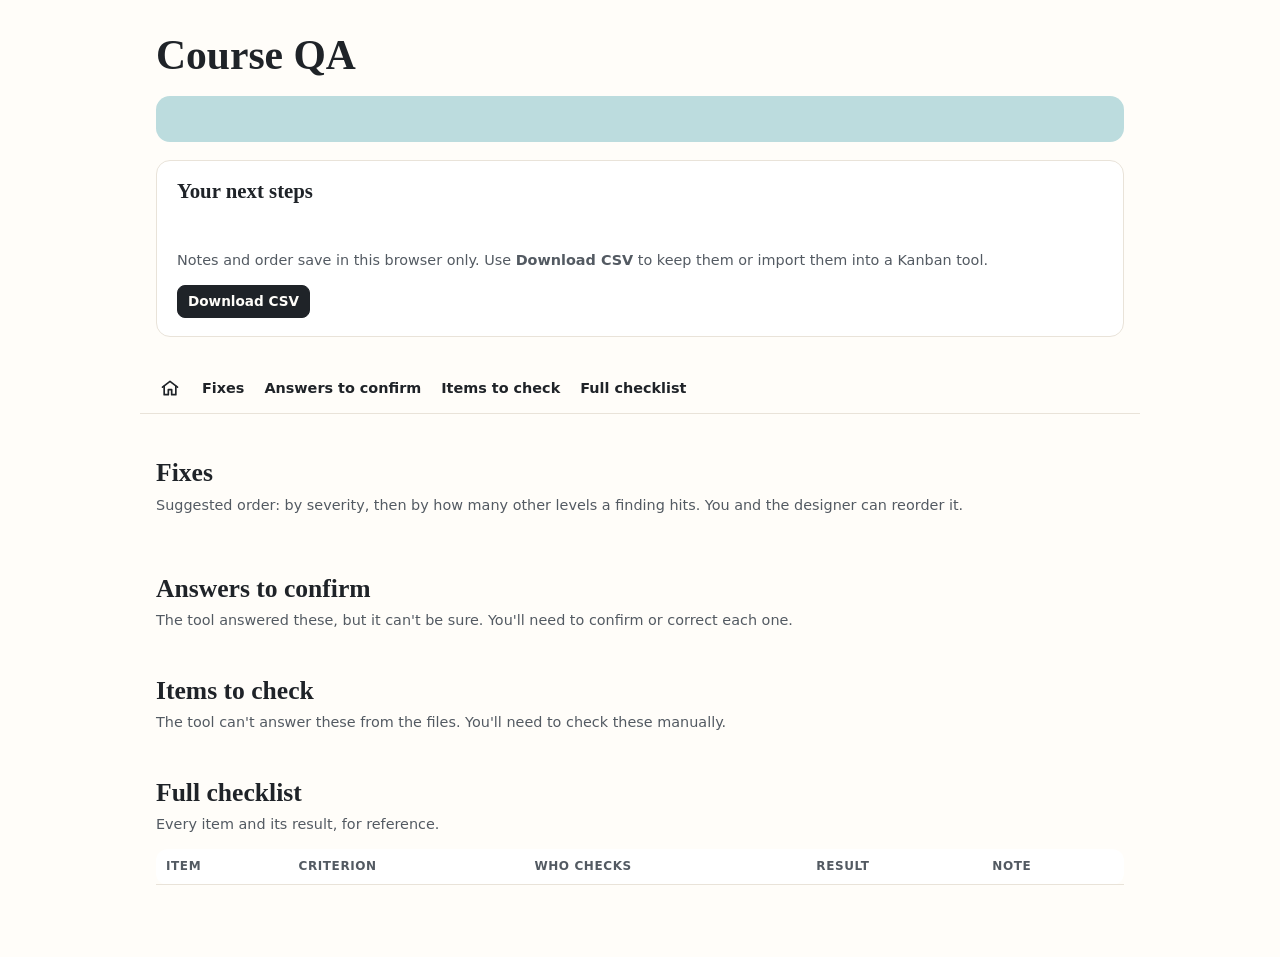
<file: plugins/learner-first-qa/skills/course-qa/report-template.html>
<!doctype html>
<!--
  Course QA report template. Do not fill this in by hand.
  scripts/build-report.js replaces __QA_DATA__ with the review data and writes the HTML and CSV.
-->
<html lang="en">
<head>
<meta charset="utf-8">
<meta name="viewport" content="width=device-width, initial-scale=1">
<title>Course QA</title>
<style>
  /* Fraunces and DM Sans (SIL Open Font License), built into the report so it never loads anything from the web. */
  /*__FONTS__*/
  :root {
    --bg:#fffdf9; --ink:#1f2328; --muted:#535a62; --line:#e9e3d9; --card:#ffffff; --field:#ffffff;
    --pink:#F5B5C0; --peach:#F4A47C; --yellow:#EACB1A; --blue:#BCDCDE; --gray:#DEDCD7; --mint:#66CF9B;
    --on-pastel:#1f2328; --focus:#1d5f8c;
  }
  @media (prefers-color-scheme: dark) { :root {
    --bg:#191b1e; --ink:#eeebe5; --muted:#b2b8bf; --line:#34383d; --card:#22252a; --field:#1b1d21; --focus:#8fc3ea;
  } }
  * { box-sizing:border-box; }
  body { margin:0; background:var(--bg); color:var(--ink); font:16px/1.55 "DM Sans", system-ui, sans-serif; }
  main { max-width:1000px; margin:0 auto; padding:32px 16px 72px; }
  h1, h2, h3 { font-family:"Fraunces", Georgia, serif; line-height:1.15; margin:0; }
  h1 { font-size:2.6rem; font-weight:800; margin-bottom:16px; }
  h2 { font-size:1.6rem; font-weight:800; margin:44px 0 6px; }
  .muted, .note { color:var(--muted); }
  .note { font-size:.9rem; margin:4px 0 14px; }
  :focus-visible { outline:3px solid var(--focus); outline-offset:2px; }

  .runcard { background:var(--blue); color:var(--on-pastel); border-radius:14px; padding:18px 20px; }
  .runcard h2 { margin:0 0 10px; font-size:1.45rem; }
  .runcard dl { display:grid; grid-template-columns:max-content 1fr; gap:4px 16px; margin:0; font-size:.92rem; }
  .runcard dt { font-weight:700; } .runcard dd { margin:0; overflow-wrap:anywhere; }

  .nextsteps { margin-top:18px; background:var(--card); border:1px solid var(--line); border-radius:14px; padding:18px 20px; }
  .nextsteps h2 { margin:0 0 8px; font-size:1.3rem; }
  .verdict { display:inline-block; font-weight:700; padding:4px 12px; border-radius:999px; color:var(--on-pastel); margin-bottom:10px; }
  .verdict.no { background:var(--pink); } .verdict.yes { background:var(--mint); }
  .steps { list-style:none; margin:0 0 12px; padding:0; }
  .steps li { display:grid; grid-template-columns:15rem 1fr; align-items:center; gap:6px 10px; padding:8px 0; border-bottom:1px solid var(--line); }
  .steps li:last-child { border-bottom:0; }
  .steps li > span:last-child { min-width:0; }
  .steps .badges { display:flex; flex-wrap:wrap; gap:6px; }
  @media (max-width:560px) { .steps li { grid-template-columns:1fr; } }

  /* Sticky section bar */
  .jump { position:sticky; top:0; z-index:10; background:var(--bg); border-bottom:1px solid var(--line);
    margin:28px -16px 0; padding:8px 16px; display:flex; flex-wrap:wrap; gap:6px 16px; align-items:center; }
  .jump a { color:var(--ink); font-weight:700; font-size:.9rem; text-decoration:none; padding:4px 2px; border-bottom:2px solid transparent; }
  .jump a:hover { border-bottom-color:var(--ink); }
  .jump .home { display:inline-flex; padding:4px; border-radius:8px; }
  .jump .home svg { width:20px; height:20px; }
  .jump .count { font-weight:400; color:var(--muted); }
  h2[id] { scroll-margin-top:64px; }

  .toolbar { display:flex; flex-wrap:wrap; gap:8px; align-items:center; margin:10px 0 14px; }
  .pill { font:inherit; font-size:.85rem; font-weight:700; color:var(--on-pastel); border:2px solid transparent;
    border-radius:999px; padding:5px 12px; cursor:pointer; }
  .pill[aria-pressed="true"] { border-color:var(--ink); box-shadow:0 0 0 2px var(--bg) inset; }
  .pill[aria-pressed="true"]::before { content:"✓ "; }
  .blocked{background:var(--pink)} .inaccurate{background:var(--peach)} .detracts{background:var(--yellow)}
  .effort{background:var(--blue)} .minor{background:var(--gray)} .pass{background:var(--mint)}
  .linkbtn, .btn { font:inherit; font-size:.85rem; color:var(--ink); background:var(--card); border:1px solid var(--line);
    border-radius:8px; padding:5px 10px; cursor:pointer; }
  .btn.primary { background:var(--ink); color:var(--bg); border-color:var(--ink); font-weight:700; }

  ol.tasks { list-style:none; margin:0; padding:0; }
  .task { display:grid; grid-template-columns:auto 1fr; gap:12px; background:var(--card); border:1px solid var(--line);
    border-radius:12px; padding:14px; margin-bottom:10px; }
  .task[hidden] { display:none; }
  .task.dragging { opacity:.5; } .task.over { border-color:var(--focus); border-width:2px; }
  .side { display:flex; flex-direction:column; align-items:center; gap:6px; }
  .rank { font-family:"Fraunces", Georgia, serif; font-weight:800; font-size:1.4rem; min-width:2ch; text-align:center; }
  .grip { cursor:grab; color:var(--muted); font-size:1.2rem; line-height:1; user-select:none; padding:2px 4px; }
  .head { display:flex; flex-wrap:wrap; gap:8px; align-items:baseline; margin-bottom:4px; }
  .badge { font-size:.78rem; font-weight:700; padding:2px 9px; border-radius:999px; color:var(--on-pastel); white-space:nowrap; }
  /* Filled badges = severity. Outlined badges = work for a person. */
  .badge.confirm, .badge.check { color:var(--ink); background:transparent; border:1.5px solid var(--ink); }
  .badge.check { border-style:dashed; }
  .also { font-size:.78rem; color:var(--muted); }
  .short { font-weight:700; } .num { font-size:.78rem; color:var(--muted); }
  .what { margin:2px 0; } .impact { margin:2px 0; color:var(--muted); font-size:.92rem; }
  .where { font-size:.85rem; color:var(--muted); }
  .controls { display:flex; flex-wrap:wrap; gap:6px; margin-top:8px; align-items:center; }
  .controls select { font:inherit; font-size:.85rem; color:var(--ink); background:var(--field); border:1px solid var(--line); border-radius:8px; padding:4px 6px; }
  .notes label { display:block; font-size:.8rem; font-weight:700; margin-top:8px; }
  .notes textarea { width:100%; min-height:2.4em; font:inherit; font-size:.9rem; color:var(--ink); background:var(--field);
    border:1px solid var(--line); border-radius:8px; padding:6px 8px; resize:vertical; }
  .empty { color:var(--muted); font-style:italic; }

  .wrap { overflow-x:auto; }
  table { width:100%; border-collapse:collapse; background:var(--card); font-size:.9rem; border-radius:12px; }
  th, td { text-align:left; vertical-align:top; padding:8px 10px; border-bottom:1px solid var(--line); }
  th { font-size:.75rem; text-transform:uppercase; letter-spacing:.05em; color:var(--muted); }
  .res { font-size:.78rem; font-weight:700; padding:2px 9px; border-radius:999px; white-space:nowrap; border:1.5px solid currentColor; }
  .res.Pass { background:var(--mint); color:var(--on-pastel); border-color:transparent; }
  .res.Finding { background:var(--pink); color:var(--on-pastel); border-color:transparent; }
  .res.Unconfirmed { color:var(--ink); }
  .res.Open, .res.NA { color:var(--muted); }
  .sr-only { position:absolute; width:1px; height:1px; overflow:hidden; clip:rect(0 0 0 0); white-space:nowrap; }
  @media (max-width:560px) { h1 { font-size:2.1rem; } .runcard dl { grid-template-columns:1fr; } .runcard dt { margin-top:6px; } }
  @media (prefers-reduced-motion: no-preference) { .task { transition:border-color .15s; } }
</style>
</head>
<body>
<main>
  <h1 id="top">Course QA</h1>

  <section class="runcard" aria-labelledby="course-name">
    <h2 id="course-name"></h2>
    <dl id="runfacts"></dl>
  </section>

  <section class="nextsteps" aria-labelledby="ns-h">
    <h2 id="ns-h">Your next steps</h2>
    <div id="verdict" class="verdict"></div>
    <ol id="steps" class="steps"></ol>
    <p class="note">Notes and order save in this browser only. Use <strong>Download CSV</strong> to keep them or import them into a Kanban tool.</p>
    <button type="button" class="btn primary" id="csv">Download CSV</button>
  </section>

  <nav class="jump" aria-label="Report sections">
    <a class="home" href="#top" aria-label="Back to top" title="Back to top"><svg viewBox="0 0 24 24" fill="none" stroke="currentColor" stroke-width="2" stroke-linecap="round" stroke-linejoin="round" aria-hidden="true"><path d="M3 11l9-7 9 7"/><path d="M5 10v10h5v-6h4v6h5V10"/></svg></a>
    <a href="#fixes-h">Fixes <span class="count" id="n-fixes"></span></a>
    <a href="#confirms-h">Answers to confirm <span class="count" id="n-confirms"></span></a>
    <a href="#checks-h">Items to check <span class="count" id="n-checks"></span></a>
    <a href="#full-h">Full checklist</a>
  </nav>

  <h2 id="fixes-h">Fixes</h2>
  <p class="note">Suggested order: by severity, then by how many other levels a finding hits. You and the designer can reorder it.</p>
  <div class="toolbar" role="group" aria-label="Filter fixes by level" id="filters"></div>
  <ol class="tasks" id="fixes" aria-labelledby="fixes-h"></ol>

  <h2 id="confirms-h">Answers to confirm</h2>
  <p class="note">The tool answered these, but it can't be sure. You'll need to confirm or correct each one.</p>
  <ol class="tasks" id="confirms" aria-labelledby="confirms-h"></ol>

  <h2 id="checks-h">Items to check</h2>
  <p class="note">The tool can't answer these from the files. You'll need to check these manually.</p>
  <ol class="tasks" id="checks" aria-labelledby="checks-h"></ol>

  <h2 id="full-h">Full checklist</h2>
  <p class="note">Every item and its result, for reference.</p>
  <div class="wrap"><table aria-labelledby="full-h">
    <thead><tr><th scope="col">Item</th><th scope="col">Criterion</th><th scope="col">Who checks</th><th scope="col">Result</th><th scope="col">Note</th></tr></thead>
    <tbody id="full"></tbody>
  </table></div>

  <p id="live" class="sr-only" aria-live="polite" aria-atomic="true"></p>
</main>

<script type="application/json" id="qa-data">__QA_DATA__</script>
<script>
(() => {
  const D = JSON.parse(document.getElementById("qa-data").textContent);
  const LEVELS = [["Blocked","blocked"],["Inaccurate","inaccurate"],["Detracts","detracts"],["Adds effort","effort"],["Minor error","minor"]];
  const cls = l => (LEVELS.find(x => x[0] === l) || [l,""])[1];
  const KEY = "course-qa:" + D.meta.reportId;
  const SECTIONS = { fixes: D.fixes, confirms: D.confirms, checks: D.checks };
  const TITLES = { fixes: "fixes", confirms: "answers to confirm", checks: "items to check" };
  let state = { order: {}, notes: {}, filters: [] };
  try { const s = JSON.parse(localStorage.getItem(KEY) || "null"); if (s) state = Object.assign(state, s); } catch (e) {}
  const save = () => { try { localStorage.setItem(KEY, JSON.stringify(state)); } catch (e) {} };
  const byId = {}; Object.values(SECTIONS).forEach(list => list.forEach(t => byId[t.id] = t));
  for (const k in SECTIONS) {
    const ids = SECTIONS[k].map(t => t.id), saved = (state.order[k] || []).filter(id => ids.includes(id));
    state.order[k] = saved.concat(ids.filter(id => !saved.includes(id)));
  }
  const el = (tag, attrs = {}, ...kids) => { const e = document.createElement(tag);
    for (const [a, v] of Object.entries(attrs)) { if (a === "text") e.textContent = v; else if (a.startsWith("on")) e.addEventListener(a.slice(2), v); else e.setAttribute(a, v); }
    kids.flat().forEach(k => k != null && e.append(k)); return e; };
  const live = msg => { const l = document.getElementById("live"); l.textContent = ""; setTimeout(() => l.textContent = msg, 30); };

  // Run card
  document.getElementById("course-name").textContent = D.meta.course;
  const facts = [["Source", D.meta.source], ["Reviewed", D.meta.date], ["Run time", D.meta.runTime], ["Tokens used", D.meta.tokens],
    ["Report", D.meta.htmlPath], ["CSV", D.meta.csvPath]];
  const dl = document.getElementById("runfacts");
  facts.forEach(([k, v]) => v && dl.append(el("dt", { text: k }), el("dd", { text: v })));

  // Next steps
  const v = document.getElementById("verdict");
  const must = D.fixes.filter(f => f.level === "Blocked" || f.level === "Inaccurate").length;
  v.textContent = must ? "Not ready to launch" : "Ready to launch, once the steps below are done";
  v.className = "verdict " + (must ? "no" : "yes");
  const n = l => D.fixes.filter(f => f.level === l).length;
  const steps = document.getElementById("steps");
  // Each step leads with the same pills as the filters, so the colors carry through the page.
  const step = (badges, text) => { badges = badges.filter(b => b[2] > 0); if (!badges.length) return;
    steps.append(el("li", {}, el("span", { class: "badges" }, badges.map(([label, c, count]) => el("span", { class: "badge " + c, text: `${label} ${count}` }))), el("span", { text }))); };
  step([["Blocked", "blocked", n("Blocked")], ["Inaccurate", "inaccurate", n("Inaccurate")]], "Fix before launch.");
  step([["Detracts", "detracts", n("Detracts")]], "Fix before launch, or name an owner and a fix date.");
  step([["To confirm", "confirm", D.confirms.length]], "Confirm or correct the tool's answers.");
  const HOW = { "On screen": "on screen", "Screen reader": "with a screen reader", "Source documents": "against source documents", "Judgment call": "judgment calls" };
  const how = {}; D.checks.forEach(c => { const h = HOW[c.how] || "other"; how[h] = (how[h] || 0) + 1; });
  step([["To check", "check", D.checks.length]], "Check manually: " + Object.entries(how).map(([h, c]) => `${c} ${h}`).join(", ") + ".");
  step([["Adds effort", "effort", n("Adds effort")], ["Minor error", "minor", n("Minor error")]], "Can launch. Fix in the next revision.");
  for (const k of ["fixes", "confirms", "checks"]) document.getElementById("n-" + k).textContent = `(${SECTIONS[k].length})`;

  // Filters
  const filters = document.getElementById("filters");
  LEVELS.forEach(([name, c]) => {
    const b = el("button", { type: "button", class: "pill " + c, "aria-pressed": String(state.filters.includes(name)) }, `${name} ${n(name)}`);
    b.addEventListener("click", () => {
      state.filters = state.filters.includes(name) ? state.filters.filter(x => x !== name) : state.filters.concat(name);
      b.setAttribute("aria-pressed", String(state.filters.includes(name))); save(); applyFilters();
      const c = visibleCount();
      live(state.filters.length ? `Showing ${c} ${c === 1 ? "fix" : "fixes"}: ${state.filters.join(", ")}` : `Showing all ${D.fixes.length} fixes`);
    });
    filters.append(b);
  });
  filters.append(el("button", { type: "button", class: "linkbtn", onclick: () => { state.filters = []; save();
    filters.querySelectorAll(".pill").forEach(p => p.setAttribute("aria-pressed", "false")); applyFilters(); live(`Showing all ${D.fixes.length} fixes`); } }, "Show all"));
  const shown = t => !state.filters.length || state.filters.includes(t.level);
  const visibleCount = () => D.fixes.filter(shown).length;
  const applyFilters = () => document.querySelectorAll("#fixes .task").forEach(li => li.hidden = !shown(byId[li.dataset.id]));

  // Moving
  function move(sec, id, to, focusSel) {
    const o = state.order[sec], from = o.indexOf(id);
    if (to < 0 || to >= o.length || to === from) { live("Already there"); return; }
    o.splice(from, 1); o.splice(to, 0, id); save(); render(sec);
    live(`${byId[id].short} moved to ${to + 1} of ${o.length}`);
    const li = document.querySelector(`#${sec} [data-id="${id}"]`);
    const f = li && (li.querySelector(focusSel) && !li.querySelector(focusSel).disabled ? li.querySelector(focusSel) : li.querySelector("button, select"));
    if (f) f.focus();
  }
  // Up/down step over rows hidden by a filter, so every press visibly moves the row.
  const neighbour = (sec, id, dir) => { const o = state.order[sec]; let i = o.indexOf(id) + dir;
    while (i >= 0 && i < o.length && sec === "fixes" && !shown(byId[o[i]])) i += dir; return i; };

  function render(sec) {
    const ol = document.getElementById(sec); ol.innerHTML = "";
    const o = state.order[sec];
    if (!o.length) { ol.append(el("li", { class: "empty", text: `No ${TITLES[sec]}.` })); return; }
    o.forEach((id, i) => {
      const t = byId[id];
      const head = el("div", { class: "head" });
      if (t.level) head.append(el("span", { class: "badge " + cls(t.level), text: t.level }));
      head.append(el("span", { class: "short", text: t.short }), el("span", { class: "num", text: "#" + t.item }));
      if (t.also && t.also.length) head.append(el("span", { class: "also", text: "Also: " + t.also.join(", ") }));
      const body = el("div", {}, head, el("p", { class: "what", text: t.text }));
      if (t.details) body.append(el("p", { class: "impact", text: t.details }));
      if (t.where) body.append(el("div", { class: "where", text: "Where: " + t.where }));
      const label = `${t.short} #${t.item}`;
      const sel = el("select", { "aria-label": `Move ${label} to` },
        el("option", { value: "", text: "Move to…" }), el("option", { value: "top", text: "Top" }),
        ...(t.level ? [el("option", { value: "level", text: `Top of ${t.level}` })] : []), el("option", { value: "bottom", text: "Bottom" }));
      sel.addEventListener("change", () => { const val = sel.value; if (!val) return;
        let to = val === "top" ? 0 : val === "bottom" ? o.length - 1 : o.findIndex(x => byId[x].level === t.level);
        if (val === "level" && o.indexOf(id) < to) to = to - 1;
        move(sec, id, Math.max(0, to), "select"); });
      const up = el("button", { type: "button", class: "btn up", "aria-label": `Move ${label} up` }, "↑ Up");
      const down = el("button", { type: "button", class: "btn down", "aria-label": `Move ${label} down` }, "↓ Down");
      up.addEventListener("click", () => move(sec, id, neighbour(sec, id, -1), ".up"));
      down.addEventListener("click", () => move(sec, id, neighbour(sec, id, 1), ".down"));
      const nid = "n-" + id;
      const ta = el("textarea", { id: nid, rows: "2" }); ta.value = state.notes[id] || "";
      let timer; ta.addEventListener("input", () => { clearTimeout(timer); timer = setTimeout(() => { state.notes[id] = ta.value; save(); }, 300); });
      body.append(el("div", { class: "controls" }, up, down, sel),
        el("div", { class: "notes" }, el("label", { for: nid, text: "Notes" }), ta));
      const grip = el("span", { class: "grip", "aria-hidden": "true", title: "Drag to reorder" }, "⠿");
      const li = el("li", { class: "task", "data-id": id },
        el("div", { class: "side" }, el("span", { class: "rank", text: String(i + 1) }), grip), body);
      // Drag and drop, started from the grip only.
      grip.addEventListener("mousedown", () => li.draggable = true);
      grip.addEventListener("mouseup", () => li.draggable = false); // pressed without dragging
      li.addEventListener("dragstart", e => { li.classList.add("dragging"); e.dataTransfer.effectAllowed = "move"; e.dataTransfer.setData("text/plain", id); });
      li.addEventListener("dragend", () => { li.draggable = false; li.classList.remove("dragging"); });
      li.addEventListener("dragover", e => { e.preventDefault(); li.classList.add("over"); });
      li.addEventListener("dragleave", () => li.classList.remove("over"));
      li.addEventListener("drop", e => { e.preventDefault(); li.classList.remove("over");
        const dragged = e.dataTransfer.getData("text/plain"); if (!state.order[sec].includes(dragged)) return;
        move(sec, dragged, state.order[sec].indexOf(id), ".up"); });
      ol.append(li);
    });
    if (sec === "fixes") applyFilters();
  }
  Object.keys(SECTIONS).forEach(render);

  // Full checklist
  const tb = document.getElementById("full");
  D.checklist.forEach(r => tb.append(el("tr", {},
    el("td", {}, el("span", { class: "short", text: r.short }), el("br"), el("span", { class: "num", text: "#" + r.item })),
    el("td", { text: r.criterion }), el("td", { text: r.who }),
    el("td", {}, el("span", { class: "res " + r.result.replace("/", ""), text: r.result })), el("td", { text: r.note || "" }))));

  // CSV export, in the current order with notes.
  document.getElementById("csv").addEventListener("click", () => {
    const rows = [D.csvHeader];
    const TYPE = { fixes: "Fix", confirms: "Confirm", checks: "Check" };
    for (const sec in SECTIONS) state.order[sec].forEach((id, i) => { const t = byId[id];
      rows.push([TYPE[sec], i + 1, t.level || "", (t.also || []).join("; "), t.item, t.short, t.text, t.details || "", t.where || "", state.notes[id] || ""]); });
    const csv = "﻿" + rows.map(r => r.map(c => { c = String(c); return /[",\n\r]/.test(c) ? '"' + c.replace(/"/g, '""') + '"' : c; }).join(",")).join("\r\n");
    const a = el("a", { href: URL.createObjectURL(new Blob([csv], { type: "text/csv" })), download: D.meta.csvName });
    document.body.append(a); a.click(); a.remove();
    live("CSV downloaded");
  });
})();
</script>
</body>
</html>
</file>
<file: docs/site.css>
/* Learner-First QA site. Same palette and type as the Course QA report. Fonts are served from this site. */
@font-face { font-family:"Fraunces"; font-weight:600 800; font-display:swap; src:url(fonts/fraunces.woff2) format("woff2"); }
@font-face { font-family:"DM Sans"; font-weight:400 700; font-display:swap; src:url(fonts/dm-sans.woff2) format("woff2"); }
@font-face { font-family:"DM Sans"; font-style:italic; font-weight:400; font-display:swap; src:url(fonts/dm-sans-italic.woff2) format("woff2"); }

:root {
  --bg:#fffdf9; --ink:#1f2328; --muted:#535a62; --line:#e9e3d9; --card:#ffffff; --code:#f5f1ea;
  --pink:#F5B5C0; --peach:#F4A47C; --yellow:#EACB1A; --blue:#BCDCDE; --gray:#DEDCD7; --mint:#66CF9B;
  --on-pastel:#1f2328; --link:#1d5f8c; --focus:#1d5f8c;
  --display:"Fraunces", Georgia, serif; --body:"DM Sans", system-ui, sans-serif;
}
@media (prefers-color-scheme: dark) { :root {
  --bg:#191b1e; --ink:#eeebe5; --muted:#b2b8bf; --line:#34383d; --card:#22252a; --code:#2a2d32; --link:#8fc3ea; --focus:#8fc3ea;
} }
* { box-sizing:border-box; }
body { margin:0; background:var(--bg); color:var(--ink); font:17px/1.6 var(--body); }
a { color:var(--link); }
:focus-visible { outline:3px solid var(--focus); outline-offset:2px; }
.skip { position:absolute; left:-999px; } .skip:focus { left:16px; top:8px; background:var(--card); padding:6px 10px; border-radius:8px; z-index:20; }

header.site { border-bottom:1px solid var(--line); }
header.site .inner, main, footer .inner { max-width:900px; margin:0 auto; padding-left:max(16px, env(safe-area-inset-left, 0px)); padding-right:max(16px, env(safe-area-inset-right, 0px)); }
header.site .inner { display:flex; flex-wrap:wrap; align-items:center; gap:8px 20px; padding-block:12px; }
.brand { font-family:var(--display); font-weight:800; font-size:1.25rem; color:var(--ink); text-decoration:none; margin-right:auto; }
nav.site { display:flex; flex-wrap:wrap; gap:4px 16px; }
nav.site a { color:var(--ink); font-weight:700; font-size:.95rem; text-decoration:none; padding:4px 2px; border-bottom:2px solid transparent; }
nav.site a:hover, nav.site a[aria-current="page"] { border-bottom-color:var(--ink); }

main { padding-block:32px 64px; }
h1, h2, h3 { font-family:var(--display); line-height:1.15; text-wrap:balance; margin:0; }
h1 { font-size:clamp(2.1rem, 5vw, 3rem); font-weight:800; margin-bottom:12px; }
h2 { font-size:1.6rem; font-weight:800; margin:48px 0 12px; }
h3 { font-size:1.2rem; font-weight:800; margin:28px 0 8px; }
p, li { max-width:68ch; }
.lede { font-size:1.15rem; color:var(--muted); max-width:60ch; }
.actions { display:flex; flex-wrap:wrap; gap:10px; margin:22px 0 8px; }
.btn { display:inline-block; font-weight:700; text-decoration:none; padding:10px 18px; border-radius:999px; border:2px solid var(--ink); color:var(--ink); }
.btn.primary { background:var(--ink); color:var(--bg); }
figure { margin:28px 0; } figure img { display:block; width:100%; height:auto; border:1px solid var(--line); border-radius:12px; }
figcaption { font-size:.85rem; color:var(--muted); margin-top:6px; }
a.zoom { display:block; cursor:zoom-in; border-radius:12px; }
a.zoom:hover img { border-color:var(--ink); }

.cards { display:grid; grid-template-columns:repeat(auto-fit, minmax(240px, 1fr)); gap:14px; margin-top:14px; }
.card { background:var(--card); border:1px solid var(--line); border-radius:14px; padding:16px 18px; }
.card h3 { margin-top:0; font-size:1.1rem; }
.card p { margin:6px 0 0; font-size:.95rem; }

.wrap { overflow-x:auto; }
table { width:100%; border-collapse:collapse; background:var(--card); font-size:.95rem; }
th, td { text-align:left; vertical-align:top; padding:9px 10px; border-bottom:1px solid var(--line); }
th { font-size:.75rem; text-transform:uppercase; letter-spacing:.05em; color:var(--muted); }
.pill { display:inline-block; font-weight:700; font-size:.82rem; padding:2px 10px; border-radius:999px; color:var(--on-pastel); white-space:nowrap; }
.blocked{background:var(--pink)} .inaccurate{background:var(--peach)} .detracts{background:var(--yellow)} .effort{background:var(--blue)} .minor{background:var(--gray)}

ol.steps { list-style:none; padding:0; counter-reset:step; }
ol.steps > li { counter-increment:step; position:relative; padding:0 0 18px 48px; }
ol.steps > li::before { content:counter(step); position:absolute; left:0; top:0; width:32px; height:32px; border-radius:50%;
  background:var(--blue); color:var(--on-pastel); font-family:var(--display); font-weight:800; display:grid; place-items:center; }
ol.steps > li strong:first-child { display:block; }
.note { background:var(--code); border-radius:12px; padding:12px 16px; font-size:.95rem; }
code { font-family:Consolas, "SFMono-Regular", monospace; font-size:.9em; background:var(--code); padding:1px 5px; border-radius:5px; overflow-wrap:anywhere; }
pre { background:var(--code); border-radius:10px; padding:12px 14px; overflow-x:auto; } pre code { background:none; padding:0; }
details { background:var(--card); border:1px solid var(--line); border-radius:12px; padding:10px 16px; margin:10px 0; }
summary { font-weight:700; cursor:pointer; }

footer { border-top:1px solid var(--line); color:var(--muted); font-size:.9rem; }
footer .inner { padding-block:20px 32px; }

/* Checklist page */
.toc { font-size:.95rem; color:var(--muted); line-height:1.9; }
.checklist h3 { margin-top:34px; }
.checklist table td:first-child { white-space:nowrap; font-variant-numeric:tabular-nums; }
.checklist tr:target td { background:var(--code); }
</file>
